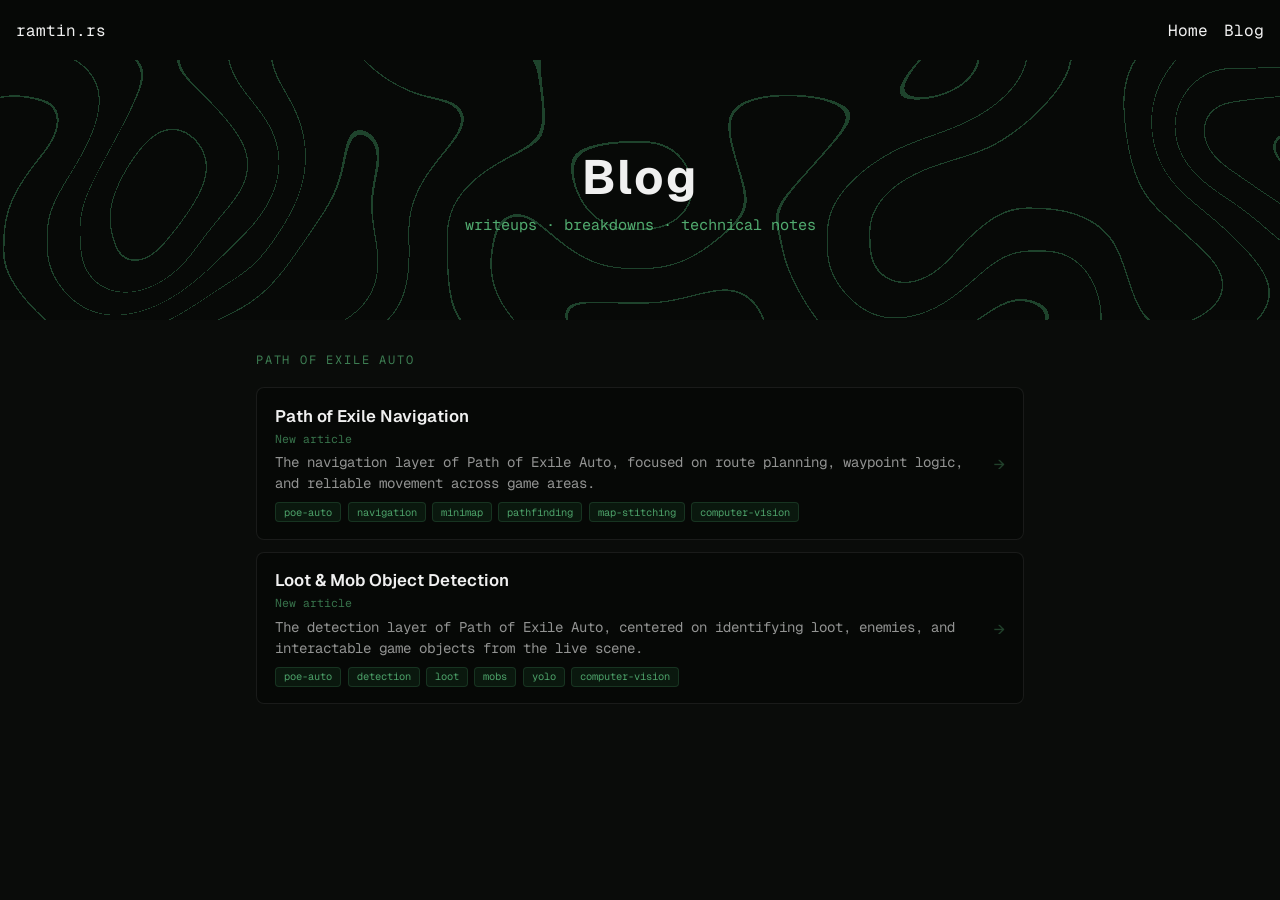
<file: blog/index.html>
<!DOCTYPE html>
<html lang="en">
<head>
<meta charset="UTF-8">
<meta name="viewport" content="width=device-width">
<title>Blog — Ramtin.</title>
<style>
@import "https://fonts.googleapis.com/css2?family=Geist:wght@300;400;500;600;700&family=Geist+Mono:wght@300;400;500;600;700&display=swap";

* { min-width: 0; margin: 0; padding: 0; box-sizing: border-box; color: inherit; text-decoration: inherit; }

:root {
  /* Dark cyber-green palette */
  --bg: 10, 12, 10;
  --bg-dark: 6, 8, 6;
  --text-primary: #f0f0f0;
  --text-muted: #888888;
  --accent: 50, 180, 100;
  --accent-light: 95, 200, 130;
  --accent-dark: 30, 95, 55;
  --accent-gradient: linear-gradient(45deg, rgb(var(--accent-dark)), rgb(var(--accent)) 30%, rgb(var(--accent-light)) 60%);
  --navbar-size: 60px;
}

html { font-family: 'Geist Mono', ui-monospace, SFMono-Regular, Menlo, Monaco, Consolas, monospace; background: rgb(var(--bg)); }
code { font-family: 'Geist Mono', ui-monospace, SFMono-Regular, Menlo, Monaco, Consolas, monospace; }

/* NAVBAR */
.navbar {
  display: flex; justify-content: space-between; align-items: center;
  background-color: rgb(var(--bg-dark)); color: var(--text-primary);
  height: var(--navbar-size); padding: 0 1rem;
  font-family: 'Geist Mono', ui-monospace, SFMono-Regular, Menlo, Monaco, Consolas, monospace;
  position: relative; z-index: 10;
}
.hamburger-checkbox { z-index: -1; display: none; }
.hamburger { display: none; cursor: pointer; }
.nav-links { list-style: none; display: flex; gap: 1rem; }
.nav-links a { color: var(--text-primary); text-decoration: none; }

@media (max-width: 600px) {
  .hamburger { display: block; font-size: 1.25rem; line-height: 32px; }
  .nav-links {
    position: absolute; top: var(--navbar-size); left: 0; right: 0;
    display: none; flex-direction: column; gap: .5rem; width: 100%;
    background-color: rgb(var(--bg-dark)); padding: 1rem;
  }
  .hamburger-checkbox:checked ~ .nav-links { display: flex; }
}

/* HERO BANNER */
.hero {
  position: relative;
  height: 260px;
  overflow: hidden;
  display: flex;
  align-items: center;
  justify-content: center;
}

#heroBanner {
  position: absolute;
  top: 0; left: 0;
  width: 100% !important;
  height: 100% !important;
  display: block;
  z-index: 0;
}

.hero-dim {
  position: absolute;
  top: 0; left: 0; width: 100%; height: 100%;
  background: rgba(6, 8, 6, 0.55);
  z-index: 1;
  pointer-events: none;
}

.hero-text {
  position: relative;
  z-index: 2;
  text-align: center;
  color: var(--text-primary);
}

.hero-text h1 {
  font-size: 3rem;
  font-family: 'Geist', system-ui, -apple-system, sans-serif;
  letter-spacing: 0.04em;
  margin-bottom: 0.4rem;
}

.hero-text p {
  color: rgb(var(--accent-light));
  font-family: 'Geist Mono', ui-monospace, monospace;
  font-size: 0.95rem;
  opacity: 0.85;
}

/* BLOG CONTENT */
main {
  margin: auto;
  padding: 2rem 1rem 3rem;
  max-width: 800px;
  color: var(--text-primary);
}

.blog-section-label {
  font-family: 'Geist Mono', ui-monospace, monospace;
  font-size: 0.75rem;
  text-transform: uppercase;
  letter-spacing: 0.15em;
  color: rgb(var(--accent-light));
  opacity: 0.6;
  margin-bottom: 1.2rem;
  margin-top: 2.5rem;
}

.blog-section-label:first-child {
  margin-top: 0;
}

.blog-entry {
  display: flex;
  align-items: flex-start;
  gap: 0;
  padding: 1.1rem 1.2rem;
  border-radius: 8px;
  background-color: rgb(var(--bg-dark));
  box-shadow: inset 0 0 0 1px rgba(255,255,255,0.08);
  margin-bottom: 0.75rem;
  text-decoration: none;
  transition: background-position 0.5s cubic-bezier(.22,1,.36,1), box-shadow 0.25s ease;
  background-size: 400%;
  background-position: 100%;
  cursor: pointer;
}

.blog-entry:hover {
  background-image: var(--accent-gradient);
  background-position: 0;
  box-shadow: inset 0 0 0 1px #ffffff30;
}

.blog-entry:hover .entry-title {
  color: rgb(var(--accent-light));
}

.entry-body {
  flex: 1;
  min-width: 0;
}

.entry-title {
  font-family: 'Geist', system-ui, -apple-system, sans-serif;
  font-size: 1.05rem;
  font-weight: 600;
  color: var(--text-primary);
  transition: color 0.4s;
  margin-bottom: 0.25rem;
}

.entry-meta {
  font-family: 'Geist Mono', ui-monospace, monospace;
  font-size: 0.72rem;
  color: rgb(var(--accent-light));
  opacity: 0.55;
  margin-bottom: 0.4rem;
}

.entry-desc {
  font-size: 0.88rem;
  color: rgba(240,240,240,0.6);
  font-family: 'Geist Mono', ui-monospace, monospace;
  line-height: 1.5;
}

.entry-tags {
  display: flex;
  flex-wrap: wrap;
  gap: 0.4rem;
  margin-top: 0.5rem;
}

.tag {
  font-family: 'Geist Mono', ui-monospace, monospace;
  font-size: 0.65rem;
  padding: 0.15rem 0.5rem;
  border-radius: 4px;
  background: rgba(50, 180, 100, 0.12);
  border: 1px solid rgba(95, 200, 130, 0.2);
  color: rgb(var(--accent-light));
  opacity: 0.8;
  text-transform: lowercase;
}

.entry-arrow {
  flex-shrink: 0;
  color: rgba(95, 200, 130, 0.3);
  font-size: 1.1rem;
  align-self: center;
  transition: color 0.25s, transform 0.25s;
}

.blog-entry:hover .entry-arrow {
  color: rgb(var(--accent-light));
  transform: translateX(3px);
}

@media (max-width: 600px) {
  .hero-text h1 { font-size: 2rem; }
}
</style>
</head>
<body>

<nav class="navbar">
  <a href="/" class="logo">ramtin.rs</a>
  <input id="navbar-toggle" type="checkbox" class="hamburger-checkbox">
  <label for="navbar-toggle" class="hamburger">&#9776;</label>
  <ul class="nav-links">
    <li><a href="/">Home</a></li>
    <li><a href="/blog/">Blog</a></li>
  </ul>
</nav>

<!-- Shader hero banner -->
<div class="hero">
  <canvas id="heroBanner"></canvas>
  <div class="hero-dim"></div>
  <div class="hero-text">
    <h1>Blog</h1>
    <p>writeups &middot; breakdowns &middot; technical notes</p>
  </div>
</div>

<main>

  <p class="blog-section-label">Path of Exile Auto</p>

  <a class="blog-entry" href="/blog/navigation/">
    <div class="entry-body">
      <div class="entry-title">Path of Exile Navigation</div>
      <div class="entry-meta">New article</div>
      <div class="entry-desc">The navigation layer of Path of Exile Auto, focused on route planning, waypoint logic, and reliable movement across game areas.</div>
      <div class="entry-tags">
        <span class="tag">poe-auto</span>
        <span class="tag">navigation</span>
        <span class="tag">minimap</span>
        <span class="tag">pathfinding</span>
        <span class="tag">map-stitching</span>
        <span class="tag">computer-vision</span>
      </div>
    </div>
    <div class="entry-arrow">→</div>
  </a>

  <a class="blog-entry" href="/blog/detection/">
    <div class="entry-body">
      <div class="entry-title">Loot &amp; Mob Object Detection</div>
      <div class="entry-meta">New article</div>
      <div class="entry-desc">The detection layer of Path of Exile Auto, centered on identifying loot, enemies, and interactable game objects from the live scene.</div>
      <div class="entry-tags">
        <span class="tag">poe-auto</span>
        <span class="tag">detection</span>
        <span class="tag">loot</span>
        <span class="tag">mobs</span>
        <span class="tag">yolo</span>
        <span class="tag">computer-vision</span>
      </div>
    </div>
    <div class="entry-arrow">→</div>
  </a>

</main>

<!-- Shader scripts (same as main site) -->
<script id="Common" type="x-shader/x-fragment">
    #define FNLfloat float
    int _fnlFastFloor(FNLfloat f){return int(floor(f));}
    float _fnlInterpQuintic(float t){return t*t*t*(t*(t*6.f-15.f)+10.f);}
    float _fnlLerp(float a,float b,float t){return mix(a,b,t);}
    const float GRADIENTS_3D[]=float[](0.f,1.f,1.f,0.f,0.f,-1.f,1.f,0.f,0.f,1.f,-1.f,0.f,0.f,-1.f,-1.f,0.f,1.f,0.f,1.f,0.f,-1.f,0.f,1.f,0.f,1.f,0.f,-1.f,0.f,-1.f,0.f,-1.f,0.f,1.f,1.f,0.f,0.f,-1.f,1.f,0.f,0.f,1.f,-1.f,0.f,0.f,-1.f,-1.f,0.f,0.f,0.f,1.f,1.f,0.f,0.f,-1.f,1.f,0.f,0.f,1.f,-1.f,0.f,0.f,-1.f,-1.f,0.f,1.f,0.f,1.f,0.f,-1.f,0.f,1.f,0.f,1.f,0.f,-1.f,0.f,-1.f,0.f,-1.f,0.f,1.f,1.f,0.f,0.f,-1.f,1.f,0.f,0.f,1.f,-1.f,0.f,0.f,-1.f,-1.f,0.f,0.f,0.f,1.f,1.f,0.f,0.f,-1.f,1.f,0.f,0.f,1.f,-1.f,0.f,0.f,-1.f,-1.f,0.f,1.f,0.f,1.f,0.f,-1.f,0.f,1.f,0.f,1.f,0.f,-1.f,0.f,-1.f,0.f,-1.f,0.f,1.f,1.f,0.f,0.f,-1.f,1.f,0.f,0.f,1.f,-1.f,0.f,0.f,-1.f,-1.f,0.f,0.f,0.f,1.f,1.f,0.f,0.f,-1.f,1.f,0.f,0.f,1.f,-1.f,0.f,0.f,-1.f,-1.f,0.f,1.f,0.f,1.f,0.f,-1.f,0.f,1.f,0.f,1.f,0.f,-1.f,0.f,-1.f,0.f,-1.f,0.f,1.f,1.f,0.f,0.f,-1.f,1.f,0.f,0.f,1.f,-1.f,0.f,0.f,-1.f,-1.f,0.f,0.f,0.f,1.f,1.f,0.f,0.f,-1.f,1.f,0.f,0.f,1.f,-1.f,0.f,0.f,-1.f,-1.f,0.f,1.f,0.f,1.f,0.f,-1.f,0.f,1.f,0.f,1.f,0.f,-1.f,0.f,-1.f,0.f,-1.f,0.f,1.f,1.f,0.f,0.f,-1.f,1.f,0.f,0.f,1.f,-1.f,0.f,0.f,-1.f,-1.f,0.f,0.f,1.f,1.f,0.f,0.f,-1.f,1.f,0.f,-1.f,1.f,0.f,0.f,0.f,-1.f,-1.f,0.f);
    const int PRIME_X=501125321;const int PRIME_Y=1136930381;const int PRIME_Z=1720413743;
    int _fnlHash3D(int seed,int xPrimed,int yPrimed,int zPrimed){int hash=seed^xPrimed^yPrimed^zPrimed;hash*=0x27d4eb2d;return hash;}
    struct fnl_state{int seed;float frequency;float domain_warp_amp;};
    fnl_state fnlCreateState(int seed){fnl_state newState;newState.seed=seed;newState.frequency=0.01f;newState.domain_warp_amp=1.0f;return newState;}
    float _fnlGradCoord3D(int seed,int xPrimed,int yPrimed,int zPrimed,float xd,float yd,float zd){int hash=_fnlHash3D(seed,xPrimed,yPrimed,zPrimed);hash^=hash>>15;hash&=63<<2;return xd*GRADIENTS_3D[hash]+yd*GRADIENTS_3D[hash|1]+zd*GRADIENTS_3D[hash|2];}
    float _fnlSinglePerlin3D(int seed,FNLfloat x,FNLfloat y,FNLfloat z){int x0=_fnlFastFloor(x);int y0=_fnlFastFloor(y);int z0=_fnlFastFloor(z);float xd0=x-float(x0);float yd0=y-float(y0);float zd0=z-float(z0);float xd1=xd0-1.f;float yd1=yd0-1.f;float zd1=zd0-1.f;float xs=_fnlInterpQuintic(xd0);float ys=_fnlInterpQuintic(yd0);float zs=_fnlInterpQuintic(zd0);x0*=PRIME_X;y0*=PRIME_Y;z0*=PRIME_Z;int x1=x0+PRIME_X;int y1=y0+PRIME_Y;int z1=z0+PRIME_Z;float xf00=_fnlLerp(_fnlGradCoord3D(seed,x0,y0,z0,xd0,yd0,zd0),_fnlGradCoord3D(seed,x1,y0,z0,xd1,yd0,zd0),xs);float xf10=_fnlLerp(_fnlGradCoord3D(seed,x0,y1,z0,xd0,yd1,zd0),_fnlGradCoord3D(seed,x1,y1,z0,xd1,yd1,zd0),xs);float xf01=_fnlLerp(_fnlGradCoord3D(seed,x0,y0,z1,xd0,yd0,zd1),_fnlGradCoord3D(seed,x1,y0,z1,xd1,yd0,zd1),xs);float xf11=_fnlLerp(_fnlGradCoord3D(seed,x0,y1,z1,xd0,yd1,zd1),_fnlGradCoord3D(seed,x1,y1,z1,xd1,yd1,zd1),xs);float yf0=_fnlLerp(xf00,xf10,ys);float yf1=_fnlLerp(xf01,xf11,ys);return _fnlLerp(yf0,yf1,zs)*0.964921414852142333984375;}
    float fnlGetNoise3D(fnl_state state,FNLfloat x,FNLfloat y,FNLfloat z){x*=state.frequency;y*=state.frequency;z*=state.frequency;return _fnlSinglePerlin3D(state.seed,x,y,z);}
</script>
<script id="Image" type="x-shader/x-fragment">
    void mainImage( out vec4 U, in vec2 pos ) {
        fnl_state state = fnlCreateState(1337);
        state.frequency = .005f;
        state.domain_warp_amp = 119.0;
        float x = gl_FragCoord.x + iTime * 30.0;
        float y = 50.f + iTime * 5.0;
        float z = gl_FragCoord.y + iTime * 10.0;
        float noise = fnlGetNoise3D(state, x, y, z) / 2.f + 0.5f;
        float levels = 10.0;
        float rounding_threshold = 0.0015;
        float rounded = floor(noise * levels) / levels;
        float rounding_error = abs(rounded - noise) / 2.0;
        vec3 lines = vec3(0.24, 0.55, 0.36);
        vec3 bg = vec3(0.039, 0.047, 0.039);
        if (rounding_error < rounding_threshold) {
            U = vec4(lines, 1.0);
        } else {
            U = vec4(bg, 1.0);
        }
    }
</script>
<script>
function ShaderToyLite(canvasId) {
    var hdr = `#version 300 es
    #ifdef GL_ES
    precision highp float;
    precision highp int;
    precision mediump sampler3D;
    #endif
    #define texture2D texture
    uniform vec3      iResolution;
    uniform float     iTime;
    uniform float     iTimeDelta;
    uniform float     iFrameRate;
    uniform int       iFrame;
    uniform float     iChannelTime[4];
    uniform vec3      iChannelResolution[4];
    uniform vec4      iMouse;
    uniform sampler2D iChannel0;
    uniform sampler2D iChannel1;
    uniform sampler2D iChannel2;
    uniform sampler2D iChannel3;
    uniform vec4      iDate;
    uniform float     iSampleRate;
    out vec4          frag_out_color;
    void mainImage( out vec4 c, in vec2 f );
    void main( void ) {
        vec4 color = vec4(0.0,0.0,0.0,0.0);
        mainImage( color, gl_FragCoord.xy );
        frag_out_color = vec4(color);
    }`;
    const basicVertexShader = `#version 300 es
    #ifdef GL_ES
    precision highp float;
    #endif
    in vec2 vertexInPosition;
    void main() { gl_Position = vec4(vertexInPosition, 0.0, 1.0); }`;
    const quadVertices = new Float32Array([-1,-1,1,-1,-1,1,1,1,-1,1,1,-1]);
    const canvas = document.getElementById(canvasId);
    const opts = {alpha:false,depth:false,stencil:false,antialias:true,powerPreference:"high-performance"};
    var gl = canvas.getContext('webgl2', opts);
    var isPlaying=false, firstDrawTime=0, prevDrawTime=0, iFrame=0;
    var iMouse={x:0,y:0,clickX:0,clickY:0};
    var common="", sourcecode={}, ichannels={}, atexture={}, btexture={};
    var aframebuf={}, bframebuf={}, program={}, location={}, flip={};
    var quadBuffer;

    function resizeCanvas() {
        var w = canvas.parentElement.offsetWidth || window.innerWidth;
        var h = canvas.parentElement.offsetHeight || window.innerHeight;
        if (canvas.width !== w || canvas.height !== h) {
            canvas.width = w; canvas.height = h;
            if (gl) gl.viewport(0, 0, w, h);
        }
    }

    var setup = () => {
        resizeCanvas();
        gl.getExtension('OES_texture_float_linear');
        gl.getExtension('EXT_color_buffer_float');
        ['A','B','C','D','Image'].forEach(key => {
            sourcecode[key]=""; ichannels[key]={}; program[key]=null; location[key]={};
            if(key!='Image'){
                atexture[key]=createTexture(); btexture[key]=createTexture();
                aframebuf[key]=createFrameBuffer(atexture[key]);
                bframebuf[key]=createFrameBuffer(btexture[key]);
                flip[key]=false;
            }
        });
        quadBuffer = gl.createBuffer();
        gl.bindBuffer(gl.ARRAY_BUFFER, quadBuffer);
        gl.bufferData(gl.ARRAY_BUFFER, quadVertices, gl.STATIC_DRAW);
        window.addEventListener('resize', resizeCanvas);
        setTimeout(resizeCanvas, 100);
    };

    var createTexture = () => {
        var t = gl.createTexture();
        gl.bindTexture(gl.TEXTURE_2D, t);
        gl.texImage2D(gl.TEXTURE_2D,0,gl.RGBA32F,canvas.width||1,canvas.height||1,0,gl.RGBA,gl.FLOAT,null);
        gl.texParameteri(gl.TEXTURE_2D,gl.TEXTURE_MAG_FILTER,gl.LINEAR);
        gl.texParameteri(gl.TEXTURE_2D,gl.TEXTURE_MIN_FILTER,gl.LINEAR);
        gl.texParameteri(gl.TEXTURE_2D,gl.TEXTURE_WRAP_S,gl.CLAMP_TO_EDGE);
        gl.texParameteri(gl.TEXTURE_2D,gl.TEXTURE_WRAP_T,gl.CLAMP_TO_EDGE);
        return t;
    };

    var createFrameBuffer = (texture) => {
        var fb = gl.createFramebuffer();
        gl.bindFramebuffer(gl.FRAMEBUFFER, fb);
        gl.framebufferTexture2D(gl.FRAMEBUFFER,gl.COLOR_ATTACHMENT0,gl.TEXTURE_2D,texture,0);
        gl.bindTexture(gl.TEXTURE_2D, null);
        gl.bindFramebuffer(gl.FRAMEBUFFER, null);
        return fb;
    };

    var compileProgram = (key) => {
        var vert = gl.createShader(gl.VERTEX_SHADER);
        gl.shaderSource(vert, basicVertexShader); gl.compileShader(vert);
        if(!gl.getShaderParameter(vert,gl.COMPILE_STATUS)){console.error('Vert:',gl.getShaderInfoLog(vert));return null;}
        var frag = gl.createShader(gl.FRAGMENT_SHADER);
        gl.shaderSource(frag, hdr + common + sourcecode[key]); gl.compileShader(frag);
        if(!gl.getShaderParameter(frag,gl.COMPILE_STATUS)){console.error('Frag:',gl.getShaderInfoLog(frag));return null;}
        var prog = gl.createProgram();
        gl.attachShader(prog,vert); gl.attachShader(prog,frag); gl.linkProgram(prog);
        if(!gl.getProgramParameter(prog,gl.LINK_STATUS)){console.error('Link:',gl.getProgramInfoLog(prog));return null;}
        var L = location[key];
        L.iResolution=gl.getUniformLocation(prog,"iResolution");
        L.iTime=gl.getUniformLocation(prog,"iTime");
        L.iTimeDelta=gl.getUniformLocation(prog,"iTimeDelta");
        L.iFrameRate=gl.getUniformLocation(prog,"iFrameRate");
        L.iFrame=gl.getUniformLocation(prog,"iFrame");
        L.iChannelTime=gl.getUniformLocation(prog,"iChannelTime[0]");
        L.iChannelResolution=gl.getUniformLocation(prog,"iChannelResolution[0]");
        L.iChannel0=gl.getUniformLocation(prog,"iChannel0");
        L.iChannel1=gl.getUniformLocation(prog,"iChannel1");
        L.iChannel2=gl.getUniformLocation(prog,"iChannel2");
        L.iChannel3=gl.getUniformLocation(prog,"iChannel3");
        L.iMouse=gl.getUniformLocation(prog,"iMouse");
        L.iDate=gl.getUniformLocation(prog,"iDate");
        L.iSampleRate=gl.getUniformLocation(prog,"iSampleRate");
        L.vertexInPosition=gl.getAttribLocation(prog,"vertexInPosition");
        return prog;
    };

    var setShader = (config, key) => {
        if(config){ if(config.source){sourcecode[key]=config.source; program[key]=compileProgram(key);} }
        else { sourcecode[key]=""; program[key]=null; }
    };

    var repeat = (n,arr) => { let r=[]; for(let i=0;i<n;i++) r=[...r,...arr]; return r; };

    var draw = () => {
        var now = isPlaying ? Date.now() : prevDrawTime;
        var date = new Date(now);
        if(firstDrawTime==0) firstDrawTime=now;
        var iTimeDelta=(now-prevDrawTime)*0.001;
        var iTime=(now-firstDrawTime)*0.001;
        var iDate=[date.getFullYear(),date.getMonth(),date.getDate(),date.getTime()*0.001];
        var iCT=new Float32Array(repeat(4,[iTime]));
        var iCR=new Float32Array(repeat(4,[canvas.width,canvas.height,0]));
        ['A','B','C','D','Image'].forEach(key => {
            if(!program[key]) return;
            if(key==="Image") gl.bindFramebuffer(gl.FRAMEBUFFER,null);
            else gl.bindFramebuffer(gl.FRAMEBUFFER, flip[key]?bframebuf[key]:aframebuf[key]);
            for(let i=0;i<4;i++){
                var ck=ichannels[key][i];
                if(ck){ gl.activeTexture(gl["TEXTURE"+i]); gl.bindTexture(gl.TEXTURE_2D,flip[ck]?atexture[ck]:btexture[ck]); }
            }
            gl.useProgram(program[key]);
            var L=location[key];
            gl.uniform3f(L.iResolution,canvas.width,canvas.height,1);
            gl.uniform1f(L.iTime,iTime);
            gl.uniform1f(L.iTimeDelta,iTimeDelta);
            gl.uniform1f(L.iFrameRate,60);
            gl.uniform1i(L.iFrame,iFrame);
            gl.uniform1fv(L.iChannelTime,iCT);
            gl.uniform3fv(L.iChannelResolution,iCR);
            gl.uniform1i(L.iChannel0,0); gl.uniform1i(L.iChannel1,1);
            gl.uniform1i(L.iChannel2,2); gl.uniform1i(L.iChannel3,3);
            gl.uniform4f(L.iMouse,iMouse.x,iMouse.y,iMouse.clickX,iMouse.clickY);
            gl.uniform4f(L.iDate,iDate[0],iDate[1],iDate[2],iDate[3]);
            gl.uniform1f(L.iSampleRate,44100);
            gl.viewport(0,0,canvas.width,canvas.height);
            gl.bindBuffer(gl.ARRAY_BUFFER,quadBuffer);
            gl.vertexAttribPointer(L.vertexInPosition,2,gl.FLOAT,false,0,0);
            gl.enableVertexAttribArray(L.vertexInPosition);
            gl.drawArrays(gl.TRIANGLES,0,6);
            if(key!='Image') flip[key]=!flip[key];
        });
        prevDrawTime=now; iFrame++;
    };

    var animate = () => { if(isPlaying){draw(); requestAnimationFrame(animate);} };

    this.setCommon = (src) => { common=src||""; };
    this.setImage = (cfg) => setShader(cfg,'Image');
    this.play = () => {
        if(!isPlaying){
            isPlaying=true;
            var now=Date.now();
            var elapsed=prevDrawTime-firstDrawTime;
            firstDrawTime=now-elapsed; prevDrawTime=now;
            animate();
        }
    };

    setup();
}

var toy = new ShaderToyLite("heroBanner");
toy.setCommon(document.getElementById("Common").innerText);
toy.setImage({source: document.getElementById("Image").innerText});
toy.play();
</script>

</body>
</html>
</file>
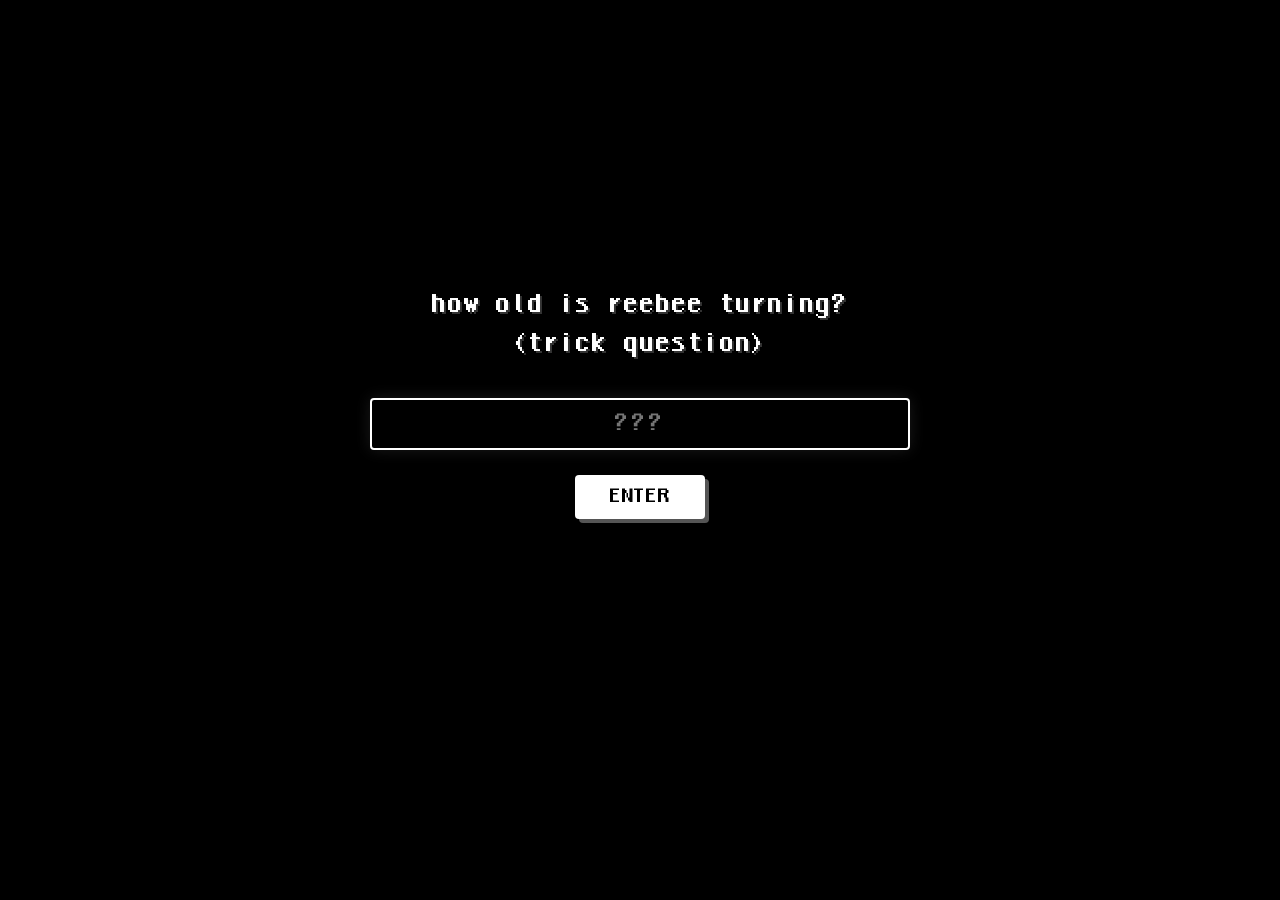
<file: reebee/index.html>
<!DOCTYPE html>
<html lang="en">
<head>
  <meta charset="UTF-8">
  <meta name="viewport" content="width=device-width, initial-scale=1.0">
  <title>Reebee's Birthday Trick!</title>
  <style>
    /* Load EarthBound/Godot Ness Font */
    @font-face {
      font-family: 'Ness';
      src: url('ness.otf') format('opentype');
    }

    * {
      box-sizing: border-box;
      margin: 0;
      padding: 0;
      user-select: none;
    }

    body, html {
      width: 100%;
      height: 100%;
      background-color: #000000;
      font-family: 'Ness', 'Courier New', monospace;
      color: #ffffff;
      overflow: hidden;
      display: flex;
      justify-content: center;
      align-items: center;
    }

    /* Transparent Dialog Container */
    .dialog-container {
      position: relative;
      z-index: 10;
      width: 90%;
      max-width: 600px;
      background: transparent;
      padding: 30px;
      text-align: center;
      transition: transform 0.2s ease;
    }

    .dialog-container.error-shake {
      animation: shake 0.4s ease-in-out;
    }

    @keyframes shake {
      0%, 100% { transform: translateX(0); }
      20%, 60% { transform: translateX(-10px); }
      40%, 80% { transform: translateX(10px); }
    }

    /* Subtitle / Question */
    .question {
      font-size: 24px;
      margin-bottom: 35px;
      color: #ffffff; /* Plain white retro text */
      line-height: 1.6;
      text-shadow: 2px 2px 0px #333333;
    }

    /* Password Input styling */
    .input-wrapper {
      position: relative;
      margin-bottom: 25px;
      width: 100%;
    }

    .password-input {
      width: 100%;
      background-color: #000000;
      border: 2px solid #555555;
      border-radius: 4px;
      font-family: 'Ness', 'Courier New', monospace;
      font-size: 22px;
      color: #ffffff;
      padding: 12px 20px;
      text-align: center;
      outline: none;
      text-transform: uppercase;
      letter-spacing: 2px;
      transition: border-color 0.2s ease, box-shadow 0.2s ease;
    }

    .password-input:focus {
      border-color: #ffffff;
      box-shadow: 0 0 15px rgba(255, 255, 255, 0.1);
    }

    /* Button Styling */
    .submit-btn {
      font-family: 'Ness', 'Courier New', monospace;
      font-size: 18px;
      background-color: #ffffff;
      color: #000000;
      border: none;
      border-radius: 4px;
      padding: 12px 35px;
      cursor: pointer;
      box-shadow: 4px 4px 0px #555555;
      transition: transform 0.1s ease, box-shadow 0.1s ease, background-color 0.2s ease;
    }

    .submit-btn:hover {
      background-color: #ffff55;
      box-shadow: 4px 4px 0px #888800;
    }

    .submit-btn:active {
      transform: translate(2px, 2px);
      box-shadow: 2px 2px 0px #888800;
    }

    /* Hint message styling */
    .hint-container {
      margin-top: 25px;
      height: 70px; /* fits multi-line 24 hint beautifully */
      display: flex;
      justify-content: center;
      align-items: center;
    }

    .hint-text {
      font-size: 16px;
      color: #ff5555;
      text-shadow: 1px 1px 0px #220000;
      opacity: 0;
      transform: translateY(10px);
      transition: opacity 0.3s ease, transform 0.3s ease;
      line-height: 1.5;
      white-space: pre-line; /* respects newline characters in hint string */
    }

    .hint-text.visible {
      opacity: 1;
      transform: translateY(0);
    }

    /* Success / Celebration Panel */
    .success-panel {
      display: none;
      flex-direction: column;
      align-items: center;
      animation: fadeIn 0.5s ease;
    }

    @keyframes fadeIn {
      from { opacity: 0; transform: scale(0.95); }
      to { opacity: 1; transform: scale(1); }
    }

    .success-title {
      font-size: 32px;
      color: #55ff55;
      margin-bottom: 25px;
      text-shadow: 2px 2px 0px #003c00;
    }

    .success-msg {
      font-size: 24px;
      margin-bottom: 35px;
      line-height: 1.6;
      color: #ffffff;
      text-shadow: 2px 2px 0px #333333;
    }

    .download-btn {
      font-family: 'Ness', 'Courier New', monospace;
      font-size: 20px;
      background-color: #55ff55;
      color: #000000;
      border: none;
      border-radius: 4px;
      padding: 15px 40px;
      cursor: pointer;
      box-shadow: 4px 4px 0px #00aa00;
      transition: transform 0.1s ease, box-shadow 0.1s ease, background-color 0.2s ease;
      text-decoration: none;
      display: inline-block;
    }

    .download-btn:hover {
      background-color: #aaffaa;
      box-shadow: 4px 4px 0px #55ff55;
    }

    .download-btn:active {
      transform: translate(2px, 2px);
      box-shadow: 2px 2px 0px #55ff55;
    }
  </style>
</head>
<body>

  <div class="dialog-container" id="dialog">
    <!-- Question Panel -->
    <div id="question-panel">
      <div class="question">
        how old is reebee turning?<br>(trick question)
      </div>

      <div class="input-wrapper">
        <input type="text" class="password-input" id="password" autocomplete="off" placeholder="???" maxlength="20" autofocus>
      </div>

      <button class="submit-btn" onclick="checkPassword()">ENTER</button>

      <div class="hint-container">
        <div class="hint-text" id="hint">
          (Hint: shes turning the same age she is :3)
        </div>
      </div>
    </div>

    <!-- Success / Download Panel -->
    <div class="success-panel" id="success-panel">
      <h1 class="success-title">CORRECT!</h1>
      <div class="success-msg">
        OUO OUO OUO OUO OUO OUO
      </div>
      <a href="https://drive.google.com/uc?export=download&id=1TP-CUeufsdOPsBF_VQWNioeu8LqBXdRG" class="download-btn" id="dl-link" download="Reebee's Adventure.exe">DOWNLOAD PACKAGE</a>
    </div>
  </div>

  <script>
    // Audio synthesizer context
    let audioCtx = null;

    function initAudio() {
      if (!audioCtx) {
        audioCtx = new (window.AudioContext || window.webkitAudioContext)();
      }
    }

    // Custom 8-bit sound generator
    function playBeep(freq, duration, type = 'square', freqEnd = null) {
      initAudio();
      try {
        const osc = audioCtx.createOscillator();
        const gain = audioCtx.createGain();
        
        osc.type = type;
        osc.frequency.setValueAtTime(freq, audioCtx.currentTime);
        if (freqEnd) {
          osc.frequency.exponentialRampToValueAtTime(freqEnd, audioCtx.currentTime + duration);
        }
        
        gain.gain.setValueAtTime(0.06, audioCtx.currentTime);
        gain.gain.exponentialRampToValueAtTime(0.001, audioCtx.currentTime + duration);
        
        osc.connect(gain);
        gain.connect(audioCtx.destination);
        
        osc.start();
        osc.stop(audioCtx.currentTime + duration);
      } catch (e) {
        console.warn("Audio Context failed:", e);
      }
    }

    // Play retro typing beep
    document.getElementById('password').addEventListener('input', (e) => {
      if (e.inputType !== 'deleteContentBackward') {
        playBeep(450 + Math.random() * 100, 0.04, 'square', 100);
      } else {
        playBeep(300, 0.04, 'square', 80);
      }
    });

    // Handle Enter keypress in input
    document.getElementById('password').addEventListener('keydown', (e) => {
      if (e.key === 'Enter') {
        checkPassword();
      }
    });

    // Check password logic
    function checkPassword() {
      const inputVal = document.getElementById('password').value.trim().toLowerCase();
      const hint = document.getElementById('hint');
      const dialog = document.getElementById('dialog');
      
      if (inputVal === '2' || inputVal === 'two') {
        playSuccessJingle();
        triggerSuccess();
      } else {
        playErrorBuzzer();
        dialog.classList.remove('error-shake');
        void dialog.offsetWidth; // trigger reflow
        dialog.classList.add('error-shake');
        
        // Show customized Hint
        if (inputVal === '24') {
          hint.innerText = "You aren't wrong but\n(Hint: shes turning the same age she is :3)";
        } else {
          hint.innerText = "(Hint: shes turning the same age she is :3)";
        }
        hint.classList.add('visible');
        
        // Reset password box focus & content
        document.getElementById('password').value = '';
        document.getElementById('password').focus();
        
        setTimeout(() => {
          dialog.classList.remove('error-shake');
        }, 400);
      }
    }

    // 8-bit sound effects
    function playErrorBuzzer() {
      playBeep(180, 0.12, 'sawtooth', 80);
      setTimeout(() => {
        playBeep(150, 0.15, 'sawtooth', 70);
      }, 80);
    }

    function playSuccessJingle() {
      initAudio();
      try {
        const notes = [
          { f: 261.63, d: 0.08 }, // C4
          { f: 329.63, d: 0.08 }, // E4
          { f: 392.00, d: 0.08 }, // G4
          { f: 523.25, d: 0.08 }, // C5
          { f: 659.25, d: 0.12 }, // E5
          { f: 783.99, d: 0.12 }, // G5
          { f: 1046.50, d: 0.4 }  // C6
        ];
        
        notes.forEach((note, idx) => {
          setTimeout(() => {
            const osc = audioCtx.createOscillator();
            const gain = audioCtx.createGain();
            osc.type = 'triangle';
            osc.frequency.setValueAtTime(note.f, audioCtx.currentTime);
            gain.gain.setValueAtTime(0.08, audioCtx.currentTime);
            gain.gain.exponentialRampToValueAtTime(0.001, audioCtx.currentTime + note.d);
            osc.connect(gain);
            gain.connect(audioCtx.destination);
            osc.start();
            osc.stop(audioCtx.currentTime + note.d);
          }, idx * 80);
        });
      } catch (e) {
        console.warn("Success jingle failed:", e);
      }
    }

    // Trigger transition to success panel
    function triggerSuccess() {
      const questionPanel = document.getElementById('question-panel');
      const successPanel = document.getElementById('success-panel');
      
      // Fade out current panel
      questionPanel.style.transition = "opacity 0.3s ease";
      questionPanel.style.opacity = 0;
      
      setTimeout(() => {
        questionPanel.style.display = "none";
        successPanel.style.display = "flex";
        
        // Auto trigger download
        setTimeout(() => {
          const dlLink = document.getElementById('dl-link');
          dlLink.click();
        }, 600);
      }, 300);
    }
  </script>
</body>
</html>
</file>
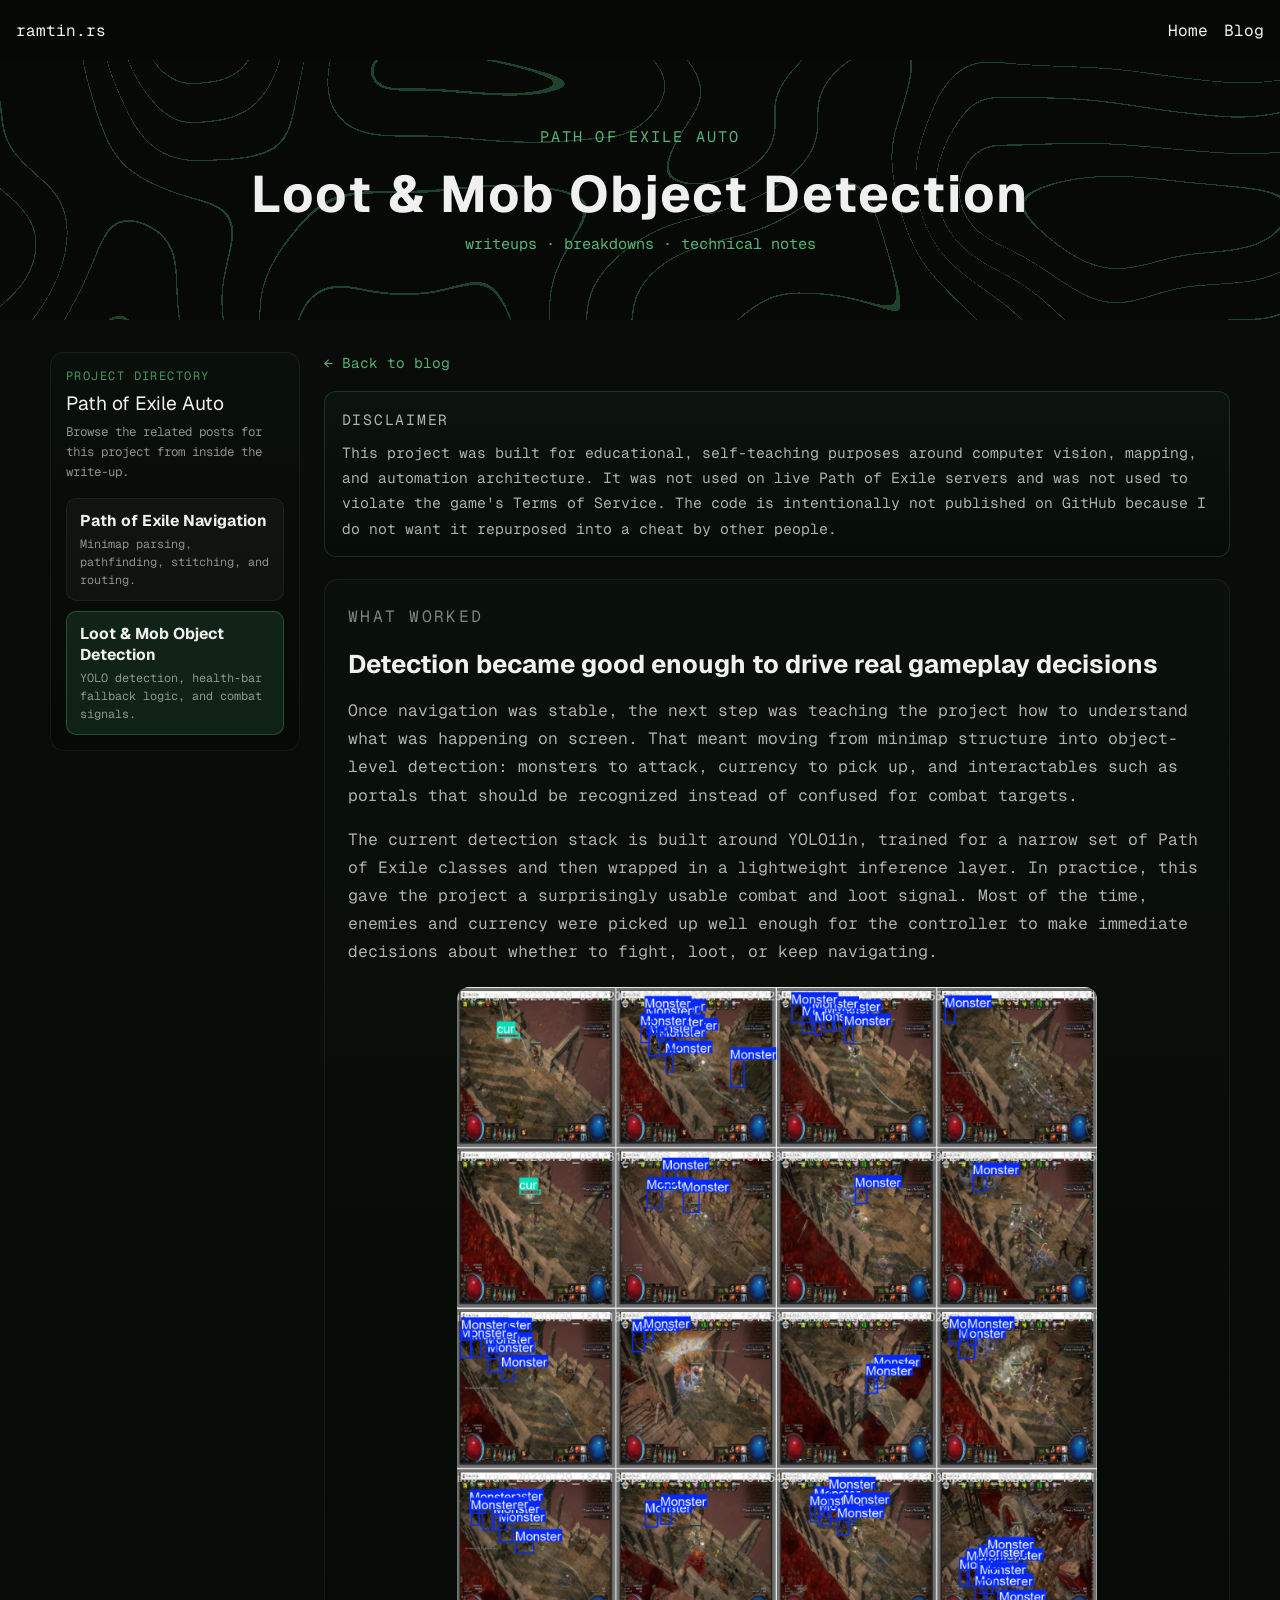
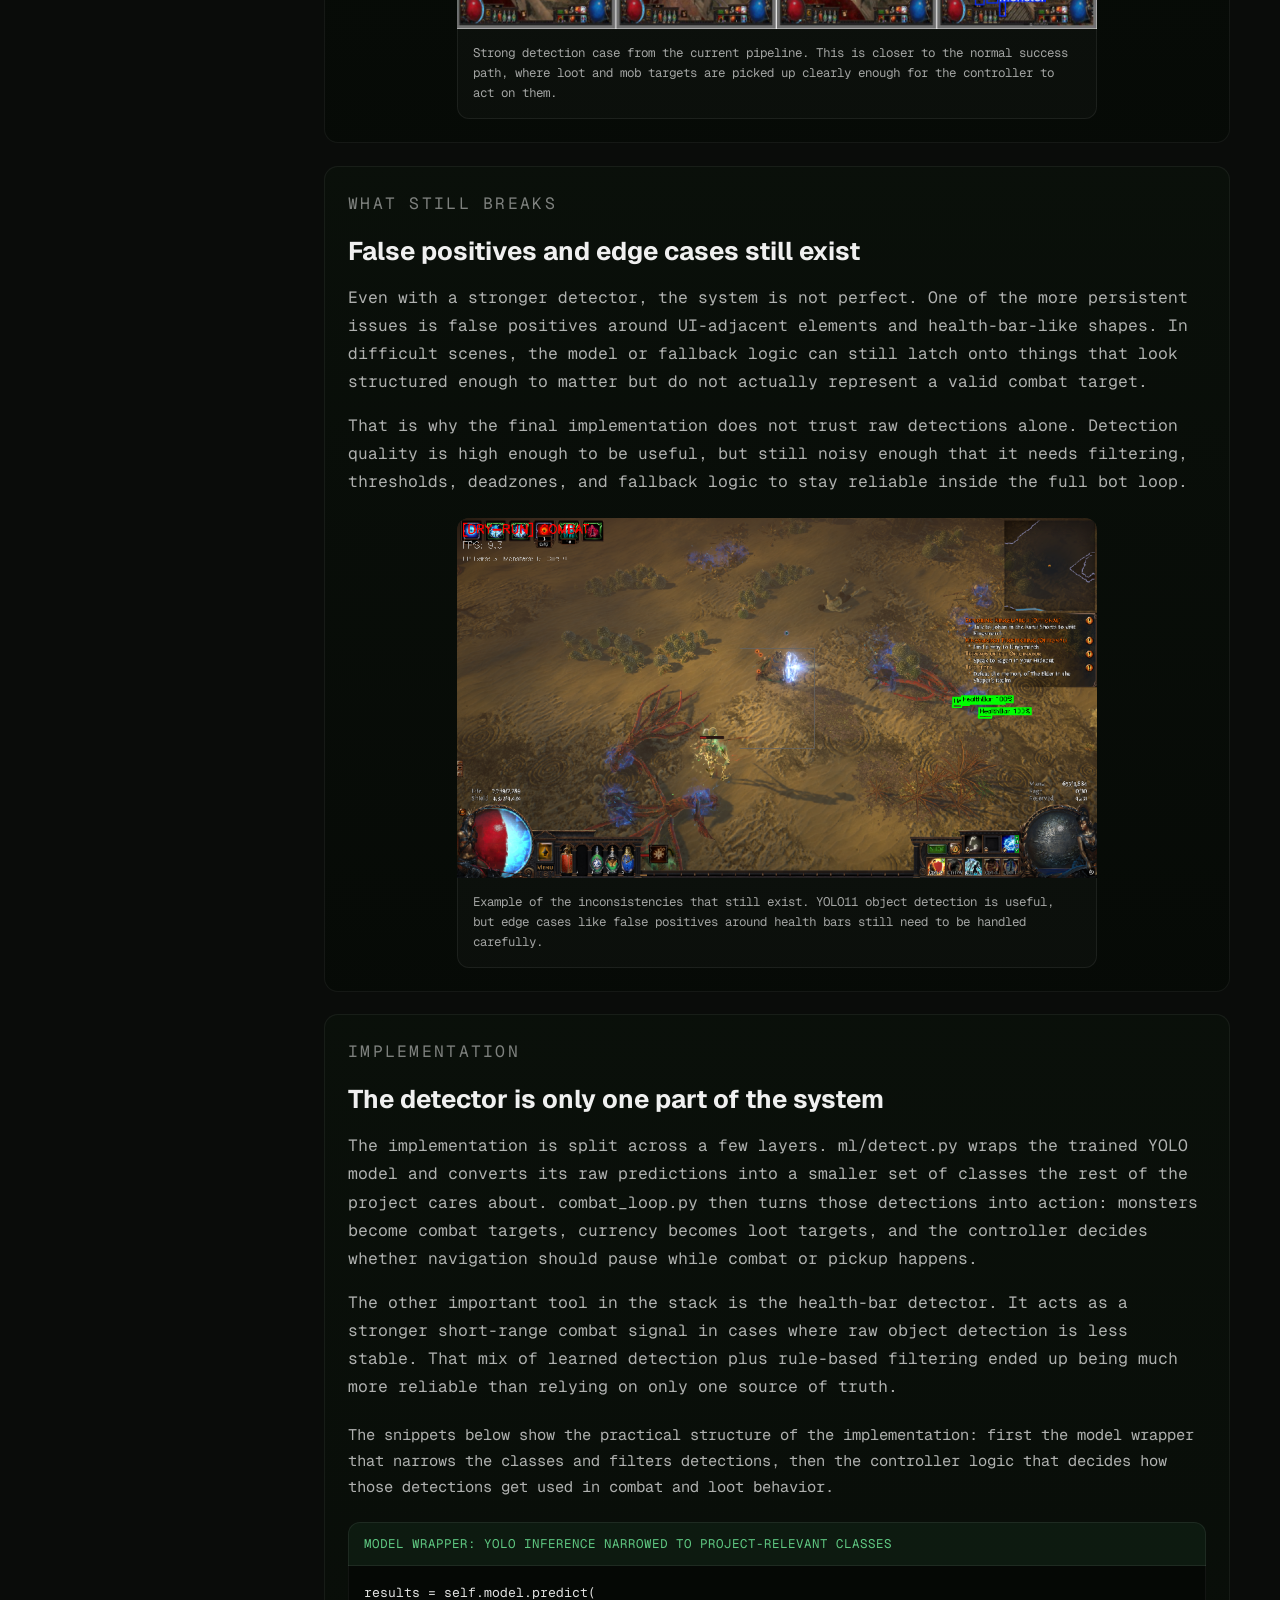
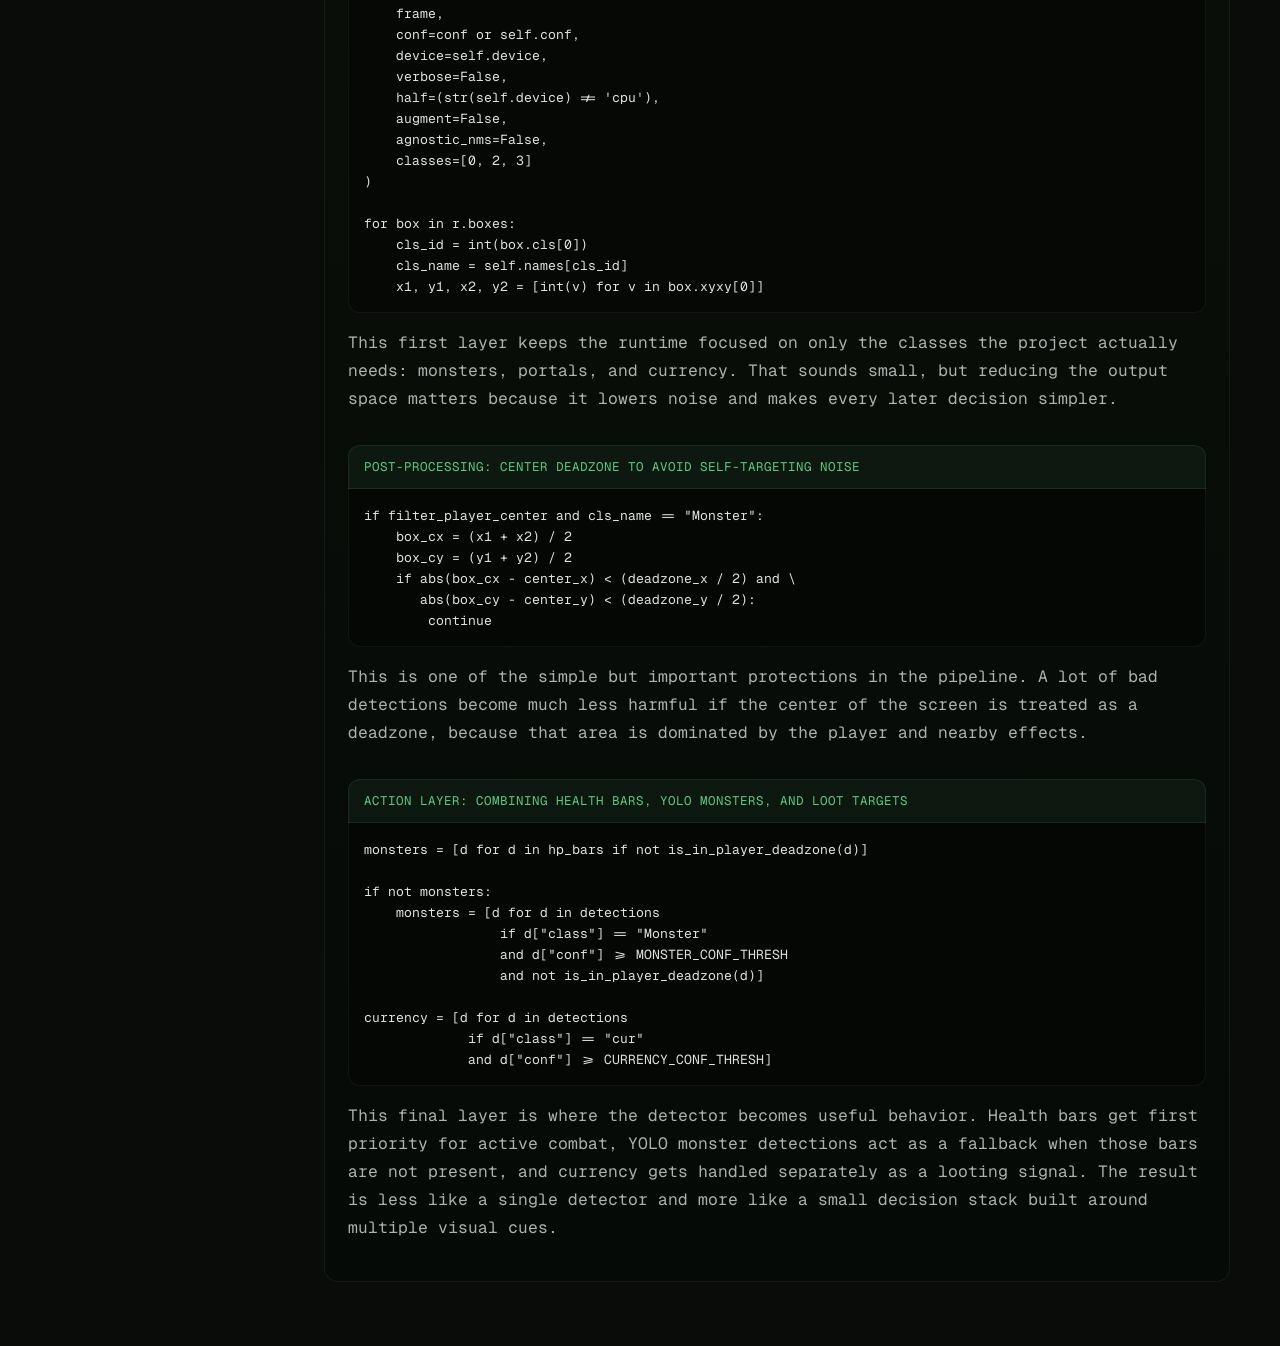
<file: blog/detection/index.html>
<!DOCTYPE html>
<html lang="en">
<head>
<meta charset="UTF-8">
<meta name="viewport" content="width=device-width">
<title>Loot &amp; Mob Object Detection - Ramtin.</title>
<style>
@import "https://fonts.googleapis.com/css2?family=Geist:wght@300;400;500;600;700&family=Geist+Mono:wght@300;400;500;600;700&display=swap";

* { min-width: 0; margin: 0; padding: 0; box-sizing: border-box; color: inherit; text-decoration: inherit; }

:root {
  /* Dark cyber-green palette */
  --bg: 10, 12, 10;
  --bg-dark: 6, 8, 6;
  --text-primary: #f0f0f0;
  --text-muted: rgba(240,240,240,0.68);
  --accent-light: 95, 200, 130;
  --navbar-size: 60px;
}

html { font-family: 'Geist Mono', ui-monospace, SFMono-Regular, Menlo, Monaco, Consolas, monospace; background: rgb(var(--bg)); }
body { color: var(--text-primary); }
code { font-family: 'Geist Mono', ui-monospace, SFMono-Regular, Menlo, Monaco, Consolas, monospace; }

.navbar {
  display: flex; justify-content: space-between; align-items: center;
  background-color: rgb(var(--bg-dark)); color: var(--text-primary);
  height: var(--navbar-size); padding: 0 1rem;
  font-family: 'Geist Mono', ui-monospace, SFMono-Regular, Menlo, Monaco, Consolas, monospace;
  position: relative; z-index: 10;
}
.hamburger-checkbox { z-index: -1; display: none; }
.hamburger { display: none; cursor: pointer; }
.nav-links { list-style: none; display: flex; gap: 1rem; }

.hero {
  position: relative;
  height: 260px;
  overflow: hidden;
  display: flex;
  align-items: center;
  justify-content: center;
}

#heroBanner {
  position: absolute;
  top: 0; left: 0;
  width: 100% !important;
  height: 100% !important;
  display: block;
  z-index: 0;
}

.hero-dim {
  position: absolute;
  inset: 0;
  background: rgba(6, 8, 6, 0.55);
  z-index: 1;
  pointer-events: none;
}

.hero-text {
  position: relative;
  z-index: 2;
  text-align: center;
  color: var(--text-primary);
  width: min(900px, calc(100vw - 2rem));
}

.hero-kicker,
.back-link,
.notice-title,
.section-label,
.caption,
.directory-title,
.directory-meta,
.directory-link,
.code-label {
  font-family: 'Geist Mono', ui-monospace, monospace;
}

.hero-kicker {
  color: rgb(var(--accent-light));
  letter-spacing: 0.14em;
  text-transform: uppercase;
  font-size: 0.78rem;
  opacity: 0.78;
  margin-bottom: 0.9rem;
}

.hero-text h1 {
  font-family: 'Geist', system-ui, -apple-system, sans-serif;
  font-size: clamp(2.2rem, 4vw, 3.4rem);
  letter-spacing: 0.04em;
  margin-bottom: 0.45rem;
}

.hero-text p {
  color: rgb(var(--accent-light));
  font-size: 0.95rem;
  opacity: 0.9;
}

.content-shell {
  width: min(1180px, calc(100vw - 2rem));
  margin: 0 auto;
  padding: 2rem 0 4rem;
  display: grid;
  grid-template-columns: 250px minmax(0, 1fr);
  gap: 1.5rem;
}

.project-directory {
  position: sticky;
  top: 1.25rem;
  align-self: start;
  padding: 1rem;
  border-radius: 14px;
  background: linear-gradient(180deg, rgba(10, 16, 10, 0.94), rgba(6, 10, 6, 0.94));
  box-shadow: inset 0 0 0 1px rgba(255,255,255,0.06);
}

.directory-title {
  color: rgb(var(--accent-light));
  letter-spacing: 0.12em;
  text-transform: uppercase;
  font-size: 0.75rem;
  opacity: 0.72;
  margin-bottom: 0.45rem;
}

.directory-name {
  font-family: 'Geist', system-ui, -apple-system, sans-serif;
  font-size: 1.2rem;
  margin-bottom: 0.35rem;
}

.directory-meta {
  color: rgba(240,240,240,0.58);
  font-size: 0.78rem;
  line-height: 1.6;
  margin-bottom: 1rem;
}

.directory-list {
  display: grid;
  gap: 0.6rem;
}

.directory-link {
  display: block;
  padding: 0.8rem 0.9rem;
  border-radius: 10px;
  background: rgba(255,255,255,0.03);
  box-shadow: inset 0 0 0 1px rgba(255,255,255,0.06);
  transition: background 0.2s ease, box-shadow 0.2s ease, transform 0.2s ease;
}

.directory-link:hover {
  background: rgba(95, 200, 130, 0.08);
  box-shadow: inset 0 0 0 1px rgba(95, 200, 130, 0.18);
  transform: translateX(2px);
}

.directory-link.active {
  background: rgba(95, 200, 130, 0.12);
  box-shadow: inset 0 0 0 1px rgba(95, 200, 130, 0.28);
}

.directory-link strong {
  display: block;
  font-family: 'Geist', system-ui, -apple-system, sans-serif;
  font-size: 0.98rem;
  margin-bottom: 0.22rem;
}

.directory-link span {
  display: block;
  color: rgba(240,240,240,0.56);
  font-size: 0.74rem;
  line-height: 1.5;
}

.article-main { min-width: 0; }

.back-link {
  display: inline-flex;
  align-items: center;
  gap: 0.5rem;
  margin-bottom: 1.2rem;
  color: rgb(var(--accent-light));
  font-size: 0.9rem;
  opacity: 0.88;
}

.notice {
  margin-bottom: 1.4rem;
  padding: 1rem 1.1rem;
  border-radius: 12px;
  background: linear-gradient(180deg, rgba(12, 20, 14, 0.95), rgba(6, 12, 8, 0.95));
  box-shadow: inset 0 0 0 1px rgba(95, 200, 130, 0.18);
}

.notice-title {
  margin-bottom: 0.45rem;
  color: rgb(var(--accent-light));
  font-size: 0.78rem;
  letter-spacing: 0.12em;
  text-transform: uppercase;
}

.notice p,
.article-section p,
.code-intro p {
  color: rgba(240,240,240,0.72);
  line-height: 1.72;
}

.notice p { font-size: 0.92rem; }

.article {
  display: grid;
  gap: 1.4rem;
}

.article-section {
  padding: 1.5rem;
  border-radius: 14px;
  background: linear-gradient(180deg, rgba(10, 16, 10, 0.92), rgba(6, 10, 6, 0.92));
  box-shadow: inset 0 0 0 1px rgba(255,255,255,0.06);
}

.section-label {
  color: rgb(var(--accent-light));
  letter-spacing: 0.14em;
  text-transform: uppercase;
  font-size: 0.72rem;
  opacity: 0.7;
  margin-bottom: 1rem;
}

.article-section h2 {
  font-family: 'Geist', system-ui, -apple-system, sans-serif;
  font-size: clamp(1.5rem, 2vw, 2rem);
  margin-bottom: 1rem;
}

.article-section p {
  font-size: 1.02rem;
  margin-bottom: 1rem;
}

.image-grid {
  display: grid;
  gap: 1rem;
  margin-top: 1.35rem;
}

.figure {
  background: rgba(255,255,255,0.02);
  border-radius: 12px;
  overflow: hidden;
  box-shadow: inset 0 0 0 1px rgba(255,255,255,0.07);
}

.figure.narrow {
  max-width: 640px;
  margin: 0 auto;
}

.figure img {
  display: block;
  width: 100%;
  height: auto;
  background: rgb(var(--bg-dark));
}

.caption {
  padding: 0.9rem 1rem 1rem;
  color: rgba(255,255,255,0.62);
  font-size: 0.78rem;
  line-height: 1.6;
}

.code-intro { margin-top: 1.3rem; }
.code-intro p { font-size: 0.96rem; }

.code-compare {
  display: grid;
  gap: 1rem;
  margin-top: 1.35rem;
}

.code-card {
  border-radius: 12px;
  overflow: hidden;
  background: rgba(0, 0, 0, 0.22);
  box-shadow: inset 0 0 0 1px rgba(255,255,255,0.07);
}

.code-label {
  padding: 0.8rem 1rem;
  color: rgb(var(--accent-light));
  font-size: 0.78rem;
  letter-spacing: 0.08em;
  text-transform: uppercase;
  background: rgba(95, 200, 130, 0.08);
  border-bottom: 1px solid rgba(255,255,255,0.07);
}

pre {
  margin: 0;
  padding: 1rem;
  overflow-x: auto;
  color: rgba(255,255,255,0.88);
  font-family: 'Geist Mono', ui-monospace, monospace;
  font-size: 0.82rem;
  line-height: 1.6;
  background: rgba(0, 0, 0, 0.24);
}

pre code { white-space: pre; }

@media (max-width: 900px) {
  .content-shell { grid-template-columns: 1fr; }
  .project-directory { position: static; }
}

@media (max-width: 600px) {
  .hamburger { display: block; font-size: 1.25rem; line-height: 32px; }
  .nav-links {
    position: absolute; top: var(--navbar-size); left: 0; right: 0;
    display: none; flex-direction: column; gap: .5rem; width: 100%;
    background-color: rgb(var(--bg-dark)); padding: 1rem;
  }
  .hamburger-checkbox:checked ~ .nav-links { display: flex; }
  .hero-text h1 { font-size: 2rem; }
  .article-section { padding: 1.1rem; }
  .article-section p { font-size: 0.96rem; }
}
</style>
</head>
<body>

<nav class="navbar">
  <a href="/" class="logo">ramtin.rs</a>
  <input id="navbar-toggle" type="checkbox" class="hamburger-checkbox">
  <label for="navbar-toggle" class="hamburger">&#9776;</label>
  <ul class="nav-links">
    <li><a href="/">Home</a></li>
    <li><a href="/blog/">Blog</a></li>
  </ul>
</nav>

<div class="hero">
  <canvas id="heroBanner"></canvas>
  <div class="hero-dim"></div>
  <div class="hero-text">
    <p class="hero-kicker">Path of Exile Auto</p>
    <h1>Loot &amp; Mob Object Detection</h1>
    <p>writeups &middot; breakdowns &middot; technical notes</p>
  </div>
</div>

<main class="content-shell">
  <aside class="project-directory">
    <p class="directory-title">Project Directory</p>
    <p class="directory-name">Path of Exile Auto</p>
    <p class="directory-meta">Browse the related posts for this project from inside the write-up.</p>
    <div class="directory-list">
      <a class="directory-link" href="/blog/navigation/">
        <strong>Path of Exile Navigation</strong>
        <span>Minimap parsing, pathfinding, stitching, and routing.</span>
      </a>
      <a class="directory-link active" href="/blog/detection/">
        <strong>Loot &amp; Mob Object Detection</strong>
        <span>YOLO detection, health-bar fallback logic, and combat signals.</span>
      </a>
    </div>
  </aside>

  <div class="article-main">
    <a class="back-link" href="/blog/">&larr; Back to blog</a>

    <section class="notice">
      <p class="notice-title">Disclaimer</p>
      <p>This project was built for educational, self-teaching purposes around computer vision, mapping, and automation architecture. It was not used on live Path of Exile servers and was not used to violate the game's Terms of Service. The code is intentionally not published on GitHub because I do not want it repurposed into a cheat by other people.</p>
    </section>

    <article class="article">
      <section class="article-section">
        <p class="section-label">What Worked</p>
        <h2>Detection became good enough to drive real gameplay decisions</h2>
        <p>Once navigation was stable, the next step was teaching the project how to understand what was happening on screen. That meant moving from minimap structure into object-level detection: monsters to attack, currency to pick up, and interactables such as portals that should be recognized instead of confused for combat targets.</p>
        <p>The current detection stack is built around YOLO11n, trained for a narrow set of Path of Exile classes and then wrapped in a lightweight inference layer. In practice, this gave the project a surprisingly usable combat and loot signal. Most of the time, enemies and currency were picked up well enough for the controller to make immediate decisions about whether to fight, loot, or keep navigating.</p>
        <div class="image-grid">
          <figure class="figure narrow">
            <img src="./detection-good.png" alt="Object detection collage showing monsters and currency being detected across multiple frames.">
            <figcaption class="caption">Strong detection case from the current pipeline. This is closer to the normal success path, where loot and mob targets are picked up clearly enough for the controller to act on them.</figcaption>
          </figure>
        </div>
      </section>

      <section class="article-section">
        <p class="section-label">What Still Breaks</p>
        <h2>False positives and edge cases still exist</h2>
        <p>Even with a stronger detector, the system is not perfect. One of the more persistent issues is false positives around UI-adjacent elements and health-bar-like shapes. In difficult scenes, the model or fallback logic can still latch onto things that look structured enough to matter but do not actually represent a valid combat target.</p>
        <p>That is why the final implementation does not trust raw detections alone. Detection quality is high enough to be useful, but still noisy enough that it needs filtering, thresholds, deadzones, and fallback logic to stay reliable inside the full bot loop.</p>
        <div class="image-grid">
          <figure class="figure narrow">
            <img src="./detection-bad.png" alt="Detection failure example showing false positives around health bars.">
            <figcaption class="caption">Example of the inconsistencies that still exist. YOLO11 object detection is useful, but edge cases like false positives around health bars still need to be handled carefully.</figcaption>
          </figure>
        </div>
      </section>

      <section class="article-section">
        <p class="section-label">Implementation</p>
        <h2>The detector is only one part of the system</h2>
        <p>The implementation is split across a few layers. <code>ml/detect.py</code> wraps the trained YOLO model and converts its raw predictions into a smaller set of classes the rest of the project cares about. <code>combat_loop.py</code> then turns those detections into action: monsters become combat targets, currency becomes loot targets, and the controller decides whether navigation should pause while combat or pickup happens.</p>
        <p>The other important tool in the stack is the health-bar detector. It acts as a stronger short-range combat signal in cases where raw object detection is less stable. That mix of learned detection plus rule-based filtering ended up being much more reliable than relying on only one source of truth.</p>

        <div class="code-intro">
          <p>The snippets below show the practical structure of the implementation: first the model wrapper that narrows the classes and filters detections, then the controller logic that decides how those detections get used in combat and loot behavior.</p>
        </div>

        <div class="code-compare">
          <div class="code-card">
            <div class="code-label">Model wrapper: YOLO inference narrowed to project-relevant classes</div>
            <pre><code>results = self.model.predict(
    frame,
    conf=conf or self.conf,
    device=self.device,
    verbose=False,
    half=(str(self.device) != 'cpu'),
    augment=False,
    agnostic_nms=False,
    classes=[0, 2, 3]
)

for box in r.boxes:
    cls_id = int(box.cls[0])
    cls_name = self.names[cls_id]
    x1, y1, x2, y2 = [int(v) for v in box.xyxy[0]]</code></pre>
          </div>

          <p>This first layer keeps the runtime focused on only the classes the project actually needs: monsters, portals, and currency. That sounds small, but reducing the output space matters because it lowers noise and makes every later decision simpler.</p>

          <div class="code-card">
            <div class="code-label">Post-processing: center deadzone to avoid self-targeting noise</div>
            <pre><code>if filter_player_center and cls_name == "Monster":
    box_cx = (x1 + x2) / 2
    box_cy = (y1 + y2) / 2
    if abs(box_cx - center_x) < (deadzone_x / 2) and \
       abs(box_cy - center_y) < (deadzone_y / 2):
        continue</code></pre>
          </div>

          <p>This is one of the simple but important protections in the pipeline. A lot of bad detections become much less harmful if the center of the screen is treated as a deadzone, because that area is dominated by the player and nearby effects.</p>

          <div class="code-card">
            <div class="code-label">Action layer: combining health bars, YOLO monsters, and loot targets</div>
            <pre><code>monsters = [d for d in hp_bars if not is_in_player_deadzone(d)]

if not monsters:
    monsters = [d for d in detections
                 if d["class"] == "Monster"
                 and d["conf"] >= MONSTER_CONF_THRESH
                 and not is_in_player_deadzone(d)]

currency = [d for d in detections
             if d["class"] == "cur"
             and d["conf"] >= CURRENCY_CONF_THRESH]</code></pre>
          </div>

          <p>This final layer is where the detector becomes useful behavior. Health bars get first priority for active combat, YOLO monster detections act as a fallback when those bars are not present, and currency gets handled separately as a looting signal. The result is less like a single detector and more like a small decision stack built around multiple visual cues.</p>
        </div>
      </section>
    </article>
  </div>
</main>

<script id="Common" type="x-shader/x-fragment">
    #define FNLfloat float
    int _fnlFastFloor(FNLfloat f){return int(floor(f));}
    float _fnlInterpQuintic(float t){return t*t*t*(t*(t*6.f-15.f)+10.f);}
    float _fnlLerp(float a,float b,float t){return mix(a,b,t);}
    const float GRADIENTS_3D[]=float[](0.f,1.f,1.f,0.f,0.f,-1.f,1.f,0.f,0.f,1.f,-1.f,0.f,0.f,-1.f,-1.f,0.f,1.f,0.f,1.f,0.f,-1.f,0.f,1.f,0.f,1.f,0.f,-1.f,0.f,-1.f,0.f,-1.f,0.f,1.f,1.f,0.f,0.f,-1.f,1.f,0.f,0.f,1.f,-1.f,0.f,0.f,-1.f,-1.f,0.f,0.f,0.f,1.f,1.f,0.f,0.f,-1.f,1.f,0.f,0.f,1.f,-1.f,0.f,0.f,-1.f,-1.f,0.f,1.f,0.f,1.f,0.f,-1.f,0.f,1.f,0.f,1.f,0.f,-1.f,0.f,-1.f,0.f,-1.f,0.f,1.f,1.f,0.f,0.f,-1.f,1.f,0.f,0.f,1.f,-1.f,0.f,0.f,-1.f,-1.f,0.f,0.f,0.f,1.f,1.f,0.f,0.f,-1.f,1.f,0.f,0.f,1.f,-1.f,0.f,0.f,-1.f,-1.f,0.f,1.f,0.f,1.f,0.f,-1.f,0.f,1.f,0.f,1.f,0.f,-1.f,0.f,-1.f,0.f,-1.f,0.f,1.f,1.f,0.f,0.f,-1.f,1.f,0.f,0.f,1.f,-1.f,0.f,0.f,-1.f,-1.f,0.f,0.f,0.f,1.f,1.f,0.f,0.f,-1.f,1.f,0.f,0.f,1.f,-1.f,0.f,0.f,-1.f,-1.f,0.f,1.f,0.f,1.f,0.f,-1.f,0.f,1.f,0.f,1.f,0.f,-1.f,0.f,-1.f,0.f,-1.f,0.f,1.f,1.f,0.f,0.f,-1.f,1.f,0.f,0.f,1.f,-1.f,0.f,0.f,-1.f,-1.f,0.f,0.f,0.f,1.f,1.f,0.f,0.f,-1.f,1.f,0.f,0.f,1.f,-1.f,0.f,0.f,-1.f,-1.f,0.f,1.f,0.f,1.f,0.f,-1.f,0.f,1.f,0.f,1.f,0.f,-1.f,0.f,-1.f,0.f,-1.f,0.f,1.f,1.f,0.f,0.f,-1.f,1.f,0.f,0.f,1.f,-1.f,0.f,0.f,-1.f,-1.f,0.f,0.f,1.f,1.f,0.f,0.f,-1.f,1.f,0.f,-1.f,1.f,0.f,0.f,0.f,-1.f,-1.f,0.f);
    const int PRIME_X=501125321;const int PRIME_Y=1136930381;const int PRIME_Z=1720413743;
    int _fnlHash3D(int seed,int xPrimed,int yPrimed,int zPrimed){int hash=seed^xPrimed^yPrimed^zPrimed;hash*=0x27d4eb2d;return hash;}
    struct fnl_state{int seed;float frequency;float domain_warp_amp;};
    fnl_state fnlCreateState(int seed){fnl_state newState;newState.seed=seed;newState.frequency=0.01f;newState.domain_warp_amp=1.0f;return newState;}
    float _fnlGradCoord3D(int seed,int xPrimed,int yPrimed,int zPrimed,float xd,float yd,float zd){int hash=_fnlHash3D(seed,xPrimed,yPrimed,zPrimed);hash^=hash>>15;hash&=63<<2;return xd*GRADIENTS_3D[hash]+yd*GRADIENTS_3D[hash|1]+zd*GRADIENTS_3D[hash|2];}
    float _fnlSinglePerlin3D(int seed,FNLfloat x,FNLfloat y,FNLfloat z){int x0=_fnlFastFloor(x);int y0=_fnlFastFloor(y);int z0=_fnlFastFloor(z);float xd0=x-float(x0);float yd0=y-float(y0);float zd0=z-float(z0);float xd1=xd0-1.f;float yd1=yd0-1.f;float zd1=zd0-1.f;float xs=_fnlInterpQuintic(xd0);float ys=_fnlInterpQuintic(yd0);float zs=_fnlInterpQuintic(zd0);x0*=PRIME_X;y0*=PRIME_Y;z0*=PRIME_Z;int x1=x0+PRIME_X;int y1=y0+PRIME_Y;int z1=z0+PRIME_Z;float xf00=_fnlLerp(_fnlGradCoord3D(seed,x0,y0,z0,xd0,yd0,zd0),_fnlGradCoord3D(seed,x1,y0,z0,xd1,yd0,zd0),xs);float xf10=_fnlLerp(_fnlGradCoord3D(seed,x0,y1,z0,xd0,yd1,zd0),_fnlGradCoord3D(seed,x1,y1,z0,xd1,yd1,zd0),xs);float xf01=_fnlLerp(_fnlGradCoord3D(seed,x0,y0,z1,xd0,yd0,zd1),_fnlGradCoord3D(seed,x1,y0,z1,xd1,yd0,zd1),xs);float xf11=_fnlLerp(_fnlGradCoord3D(seed,x0,y1,z1,xd0,yd1,zd1),_fnlGradCoord3D(seed,x1,y1,z1,xd1,yd1,zd1),xs);float yf0=_fnlLerp(xf00,xf10,ys);float yf1=_fnlLerp(xf01,xf11,ys);return _fnlLerp(yf0,yf1,zs)*0.964921414852142333984375;}
    float fnlGetNoise3D(fnl_state state,FNLfloat x,FNLfloat y,FNLfloat z){x*=state.frequency;y*=state.frequency;z*=state.frequency;return _fnlSinglePerlin3D(state.seed,x,y,z);}
</script>
<script id="Image" type="x-shader/x-fragment">
    void mainImage( out vec4 U, in vec2 pos ) {
        fnl_state state = fnlCreateState(1337);
        state.frequency = .005f;
        state.domain_warp_amp = 119.0;
        float x = gl_FragCoord.x + iTime * 30.0;
        float y = 50.f + iTime * 5.0;
        float z = gl_FragCoord.y + iTime * 10.0;
        float noise = fnlGetNoise3D(state, x, y, z) / 2.f + 0.5f;
        float levels = 10.0;
        float rounding_threshold = 0.0015;
        float rounded = floor(noise * levels) / levels;
        float rounding_error = abs(rounded - noise) / 2.0;
        vec3 lines = vec3(0.24, 0.55, 0.36);
        vec3 bg = vec3(0.039, 0.047, 0.039);
        if (rounding_error < rounding_threshold) {
            U = vec4(lines, 1.0);
        } else {
            U = vec4(bg, 1.0);
        }
    }
</script>
<script>
function ShaderToyLite(canvasId) {
    var hdr = `#version 300 es
    #ifdef GL_ES
    precision highp float;
    precision highp int;
    precision mediump sampler3D;
    #endif
    #define texture2D texture
    uniform vec3      iResolution;
    uniform float     iTime;
    uniform float     iTimeDelta;
    uniform float     iFrameRate;
    uniform int       iFrame;
    uniform float     iChannelTime[4];
    uniform vec3      iChannelResolution[4];
    uniform vec4      iMouse;
    uniform sampler2D iChannel0;
    uniform sampler2D iChannel1;
    uniform sampler2D iChannel2;
    uniform sampler2D iChannel3;
    uniform vec4      iDate;
    uniform float     iSampleRate;
    out vec4          frag_out_color;
    void mainImage( out vec4 c, in vec2 f );
    void main( void ) {
        vec4 color = vec4(0.0,0.0,0.0,0.0);
        mainImage( color, gl_FragCoord.xy );
        frag_out_color = vec4(color);
    }`;
    const basicVertexShader = `#version 300 es
    #ifdef GL_ES
    precision highp float;
    #endif
    in vec2 vertexInPosition;
    void main() { gl_Position = vec4(vertexInPosition, 0.0, 1.0); }`;
    const quadVertices = new Float32Array([-1,-1,1,-1,-1,1,1,1,-1,1,1,-1]);
    const canvas = document.getElementById(canvasId);
    const opts = {alpha:false,depth:false,stencil:false,antialias:true,powerPreference:"high-performance"};
    var gl = canvas.getContext('webgl2', opts);
    var isPlaying=false, firstDrawTime=0, prevDrawTime=0, iFrame=0;
    var iMouse={x:0,y:0,clickX:0,clickY:0};
    var common="", sourcecode={}, ichannels={}, atexture={}, btexture={};
    var aframebuf={}, bframebuf={}, program={}, location={}, flip={};
    var quadBuffer;

    function resizeCanvas() {
        var w = canvas.parentElement.offsetWidth || window.innerWidth;
        var h = canvas.parentElement.offsetHeight || window.innerHeight;
        if (canvas.width !== w || canvas.height !== h) {
            canvas.width = w; canvas.height = h;
            if (gl) gl.viewport(0, 0, w, h);
        }
    }

    var setup = () => {
        resizeCanvas();
        gl.getExtension('OES_texture_float_linear');
        gl.getExtension('EXT_color_buffer_float');
        ['A','B','C','D','Image'].forEach(key => {
            sourcecode[key]=""; ichannels[key]={}; program[key]=null; location[key]={};
            if(key!='Image'){
                atexture[key]=createTexture(); btexture[key]=createTexture();
                aframebuf[key]=createFrameBuffer(atexture[key]);
                bframebuf[key]=createFrameBuffer(btexture[key]);
                flip[key]=false;
            }
        });
        quadBuffer = gl.createBuffer();
        gl.bindBuffer(gl.ARRAY_BUFFER, quadBuffer);
        gl.bufferData(gl.ARRAY_BUFFER, quadVertices, gl.STATIC_DRAW);
        window.addEventListener('resize', resizeCanvas);
        setTimeout(resizeCanvas, 100);
    };

    var createTexture = () => {
        var t = gl.createTexture();
        gl.bindTexture(gl.TEXTURE_2D, t);
        gl.texImage2D(gl.TEXTURE_2D,0,gl.RGBA32F,canvas.width||1,canvas.height||1,0,gl.RGBA,gl.FLOAT,null);
        gl.texParameteri(gl.TEXTURE_2D,gl.TEXTURE_MAG_FILTER,gl.LINEAR);
        gl.texParameteri(gl.TEXTURE_2D,gl.TEXTURE_MIN_FILTER,gl.LINEAR);
        gl.texParameteri(gl.TEXTURE_2D,gl.TEXTURE_WRAP_S,gl.CLAMP_TO_EDGE);
        gl.texParameteri(gl.TEXTURE_2D,gl.TEXTURE_WRAP_T,gl.CLAMP_TO_EDGE);
        return t;
    };

    var createFrameBuffer = (texture) => {
        var fb = gl.createFramebuffer();
        gl.bindFramebuffer(gl.FRAMEBUFFER, fb);
        gl.framebufferTexture2D(gl.FRAMEBUFFER,gl.COLOR_ATTACHMENT0,gl.TEXTURE_2D,texture,0);
        gl.bindTexture(gl.TEXTURE_2D, null);
        gl.bindFramebuffer(gl.FRAMEBUFFER, null);
        return fb;
    };

    var compileProgram = (key) => {
        var vert = gl.createShader(gl.VERTEX_SHADER);
        gl.shaderSource(vert, basicVertexShader); gl.compileShader(vert);
        if(!gl.getShaderParameter(vert,gl.COMPILE_STATUS)){console.error('Vert:',gl.getShaderInfoLog(vert));return null;}
        var frag = gl.createShader(gl.FRAGMENT_SHADER);
        gl.shaderSource(frag, hdr + common + sourcecode[key]); gl.compileShader(frag);
        if(!gl.getShaderParameter(frag,gl.COMPILE_STATUS)){console.error('Frag:',gl.getShaderInfoLog(frag));return null;}
        var prog = gl.createProgram();
        gl.attachShader(prog,vert); gl.attachShader(prog,frag); gl.linkProgram(prog);
        if(!gl.getProgramParameter(prog,gl.LINK_STATUS)){console.error('Link:',gl.getProgramInfoLog(prog));return null;}
        var L = location[key];
        L.iResolution=gl.getUniformLocation(prog,"iResolution");
        L.iTime=gl.getUniformLocation(prog,"iTime");
        L.iTimeDelta=gl.getUniformLocation(prog,"iTimeDelta");
        L.iFrameRate=gl.getUniformLocation(prog,"iFrameRate");
        L.iFrame=gl.getUniformLocation(prog,"iFrame");
        L.iChannelTime=gl.getUniformLocation(prog,"iChannelTime[0]");
        L.iChannelResolution=gl.getUniformLocation(prog,"iChannelResolution[0]");
        L.iChannel0=gl.getUniformLocation(prog,"iChannel0");
        L.iChannel1=gl.getUniformLocation(prog,"iChannel1");
        L.iChannel2=gl.getUniformLocation(prog,"iChannel2");
        L.iChannel3=gl.getUniformLocation(prog,"iChannel3");
        L.iMouse=gl.getUniformLocation(prog,"iMouse");
        L.iDate=gl.getUniformLocation(prog,"iDate");
        L.iSampleRate=gl.getUniformLocation(prog,"iSampleRate");
        L.vertexInPosition=gl.getAttribLocation(prog,"vertexInPosition");
        return prog;
    };

    var setShader = (config, key) => {
        if(config){ if(config.source){sourcecode[key]=config.source; program[key]=compileProgram(key);} }
        else { sourcecode[key]=""; program[key]=null; }
    };

    var repeat = (n,arr) => { let r=[]; for(let i=0;i<n;i++) r=[...r,...arr]; return r; };

    var draw = () => {
        var now = isPlaying ? Date.now() : prevDrawTime;
        var date = new Date(now);
        if(firstDrawTime==0) firstDrawTime=now;
        var iTimeDelta=(now-prevDrawTime)*0.001;
        var iTime=(now-firstDrawTime)*0.001;
        var iDate=[date.getFullYear(),date.getMonth(),date.getDate(),date.getTime()*0.001];
        var iCT=new Float32Array(repeat(4,[iTime]));
        var iCR=new Float32Array(repeat(4,[canvas.width,canvas.height,0]));
        ['A','B','C','D','Image'].forEach(key => {
            if(!program[key]) return;
            if(key==="Image") gl.bindFramebuffer(gl.FRAMEBUFFER,null);
            else gl.bindFramebuffer(gl.FRAMEBUFFER, flip[key]?bframebuf[key]:aframebuf[key]);
            for(let i=0;i<4;i++){
                var ck=ichannels[key][i];
                if(ck){ gl.activeTexture(gl["TEXTURE"+i]); gl.bindTexture(gl.TEXTURE_2D,flip[ck]?atexture[ck]:btexture[ck]); }
            }
            gl.useProgram(program[key]);
            var L=location[key];
            gl.uniform3f(L.iResolution,canvas.width,canvas.height,1);
            gl.uniform1f(L.iTime,iTime);
            gl.uniform1f(L.iTimeDelta,iTimeDelta);
            gl.uniform1f(L.iFrameRate,60);
            gl.uniform1i(L.iFrame,iFrame);
            gl.uniform1fv(L.iChannelTime,iCT);
            gl.uniform3fv(L.iChannelResolution,iCR);
            gl.uniform1i(L.iChannel0,0); gl.uniform1i(L.iChannel1,1);
            gl.uniform1i(L.iChannel2,2); gl.uniform1i(L.iChannel3,3);
            gl.uniform4f(L.iMouse,iMouse.x,iMouse.y,iMouse.clickX,iMouse.clickY);
            gl.uniform4f(L.iDate,iDate[0],iDate[1],iDate[2],iDate[3]);
            gl.uniform1f(L.iSampleRate,44100);
            gl.viewport(0,0,canvas.width,canvas.height);
            gl.bindBuffer(gl.ARRAY_BUFFER,quadBuffer);
            gl.vertexAttribPointer(L.vertexInPosition,2,gl.FLOAT,false,0,0);
            gl.enableVertexAttribArray(L.vertexInPosition);
            gl.drawArrays(gl.TRIANGLES,0,6);
            if(key!='Image') flip[key]=!flip[key];
        });
        prevDrawTime=now; iFrame++;
    };

    var animate = () => { if(isPlaying){draw(); requestAnimationFrame(animate);} };

    this.setCommon = (src) => { common=src||""; };
    this.setImage = (cfg) => setShader(cfg,'Image');
    this.play = () => {
        if(!isPlaying){
            isPlaying=true;
            var now=Date.now();
            var elapsed=prevDrawTime-firstDrawTime;
            firstDrawTime=now-elapsed; prevDrawTime=now;
            animate();
        }
    };

    setup();
}

var toy = new ShaderToyLite("heroBanner");
toy.setCommon(document.getElementById("Common").innerText);
toy.setImage({source: document.getElementById("Image").innerText});
toy.play();
</script>

</body>
</html>
</file>
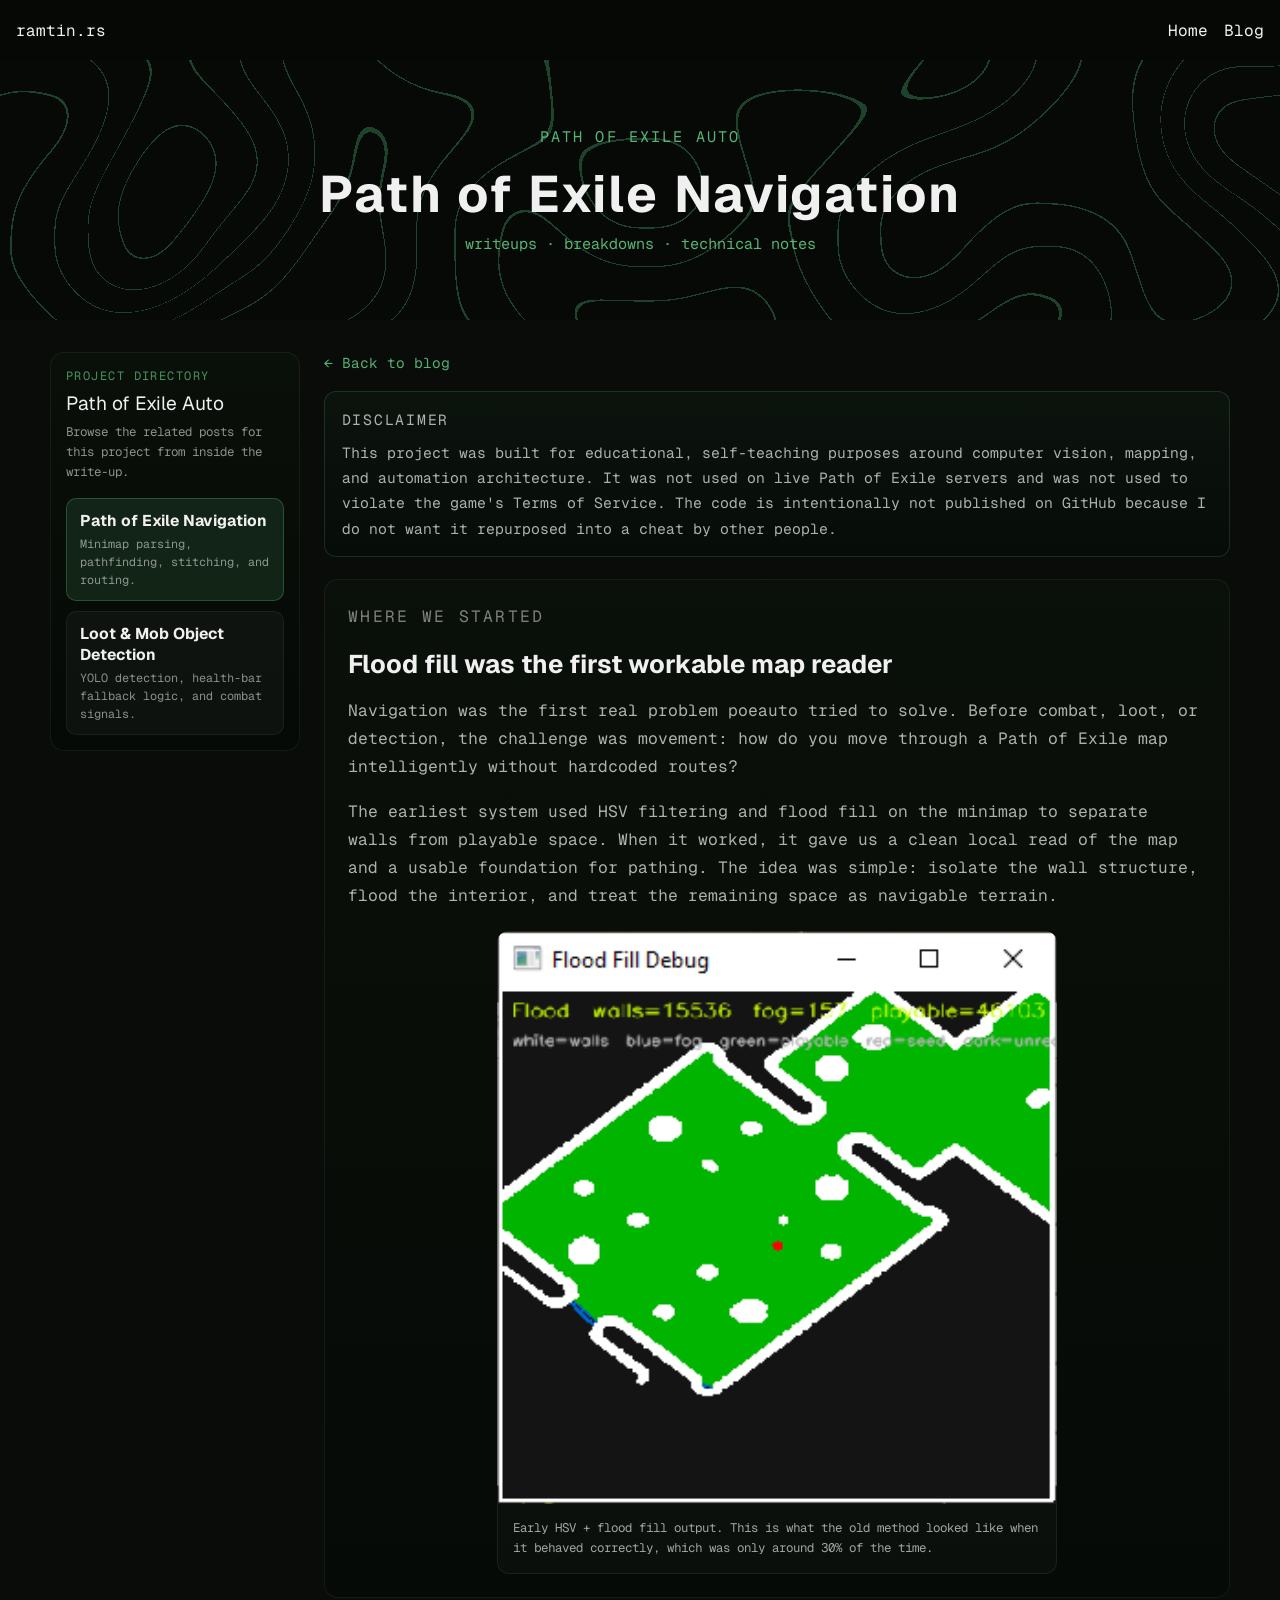
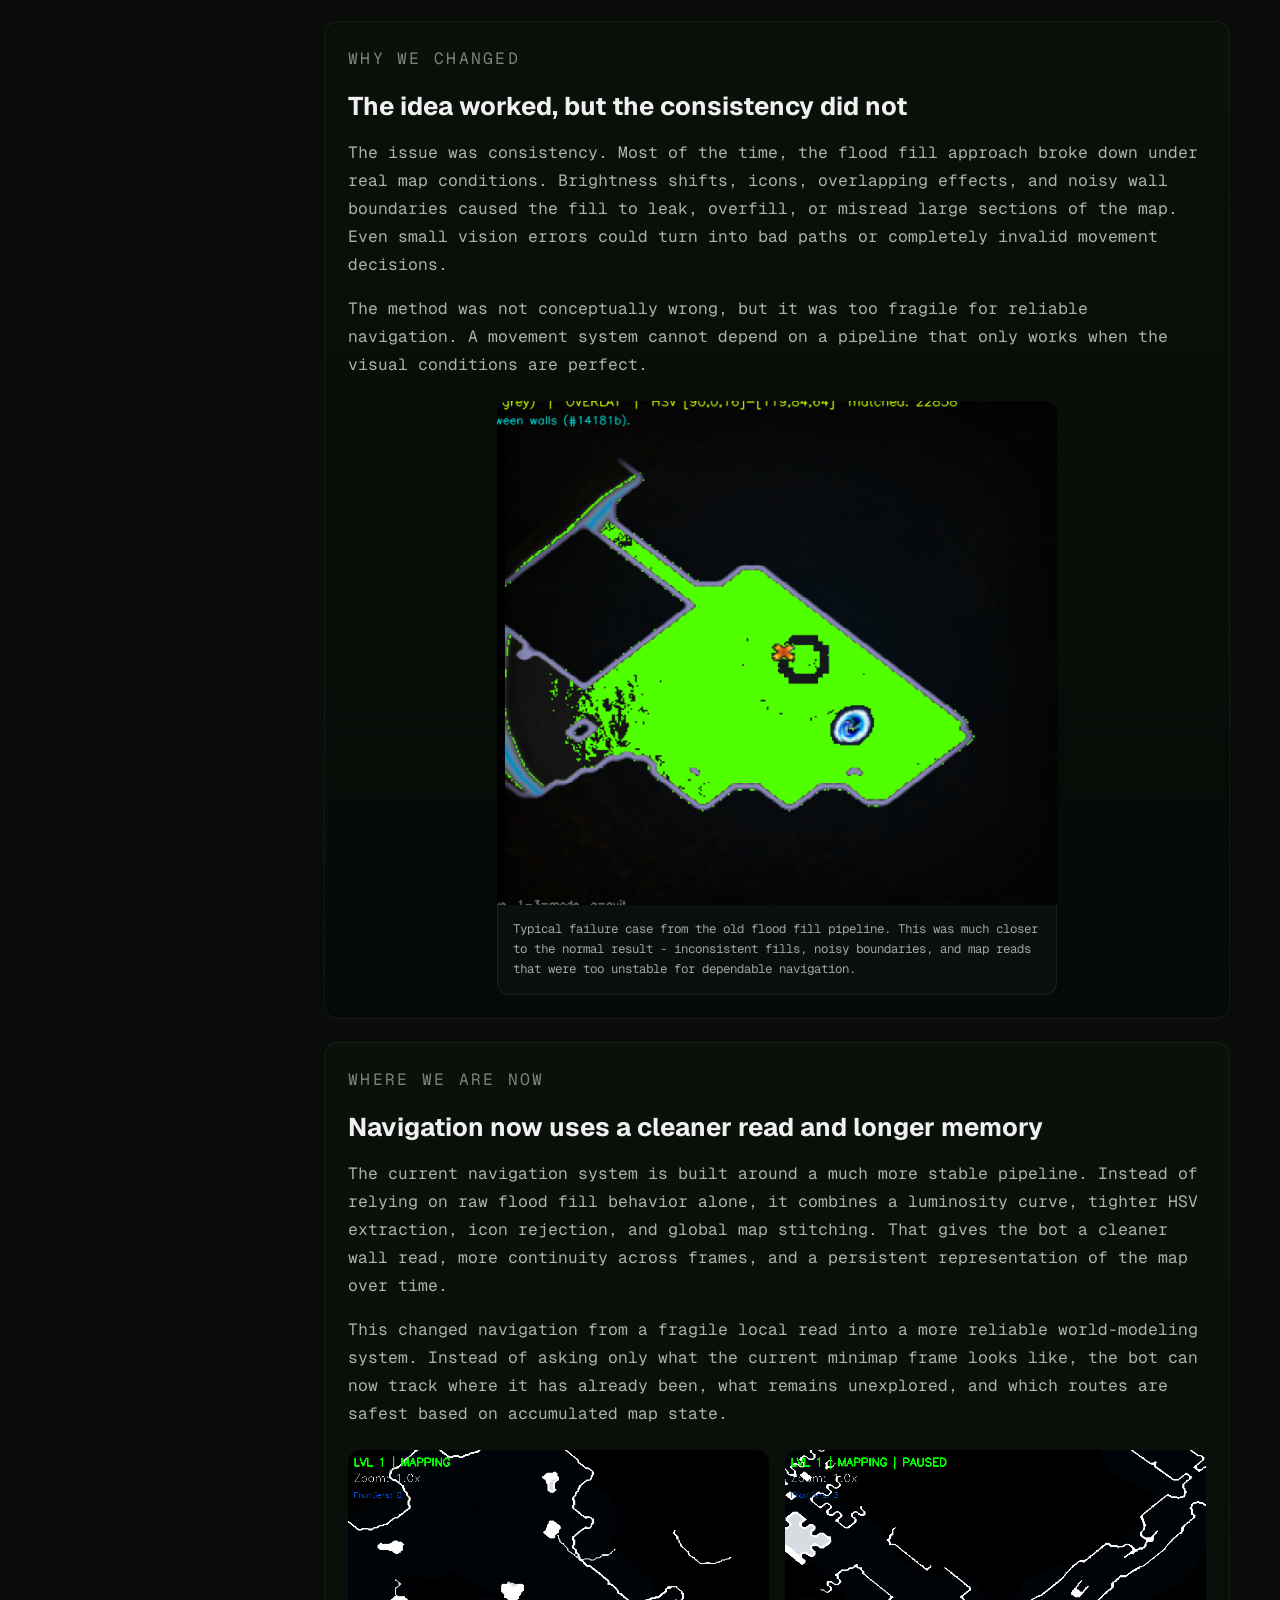
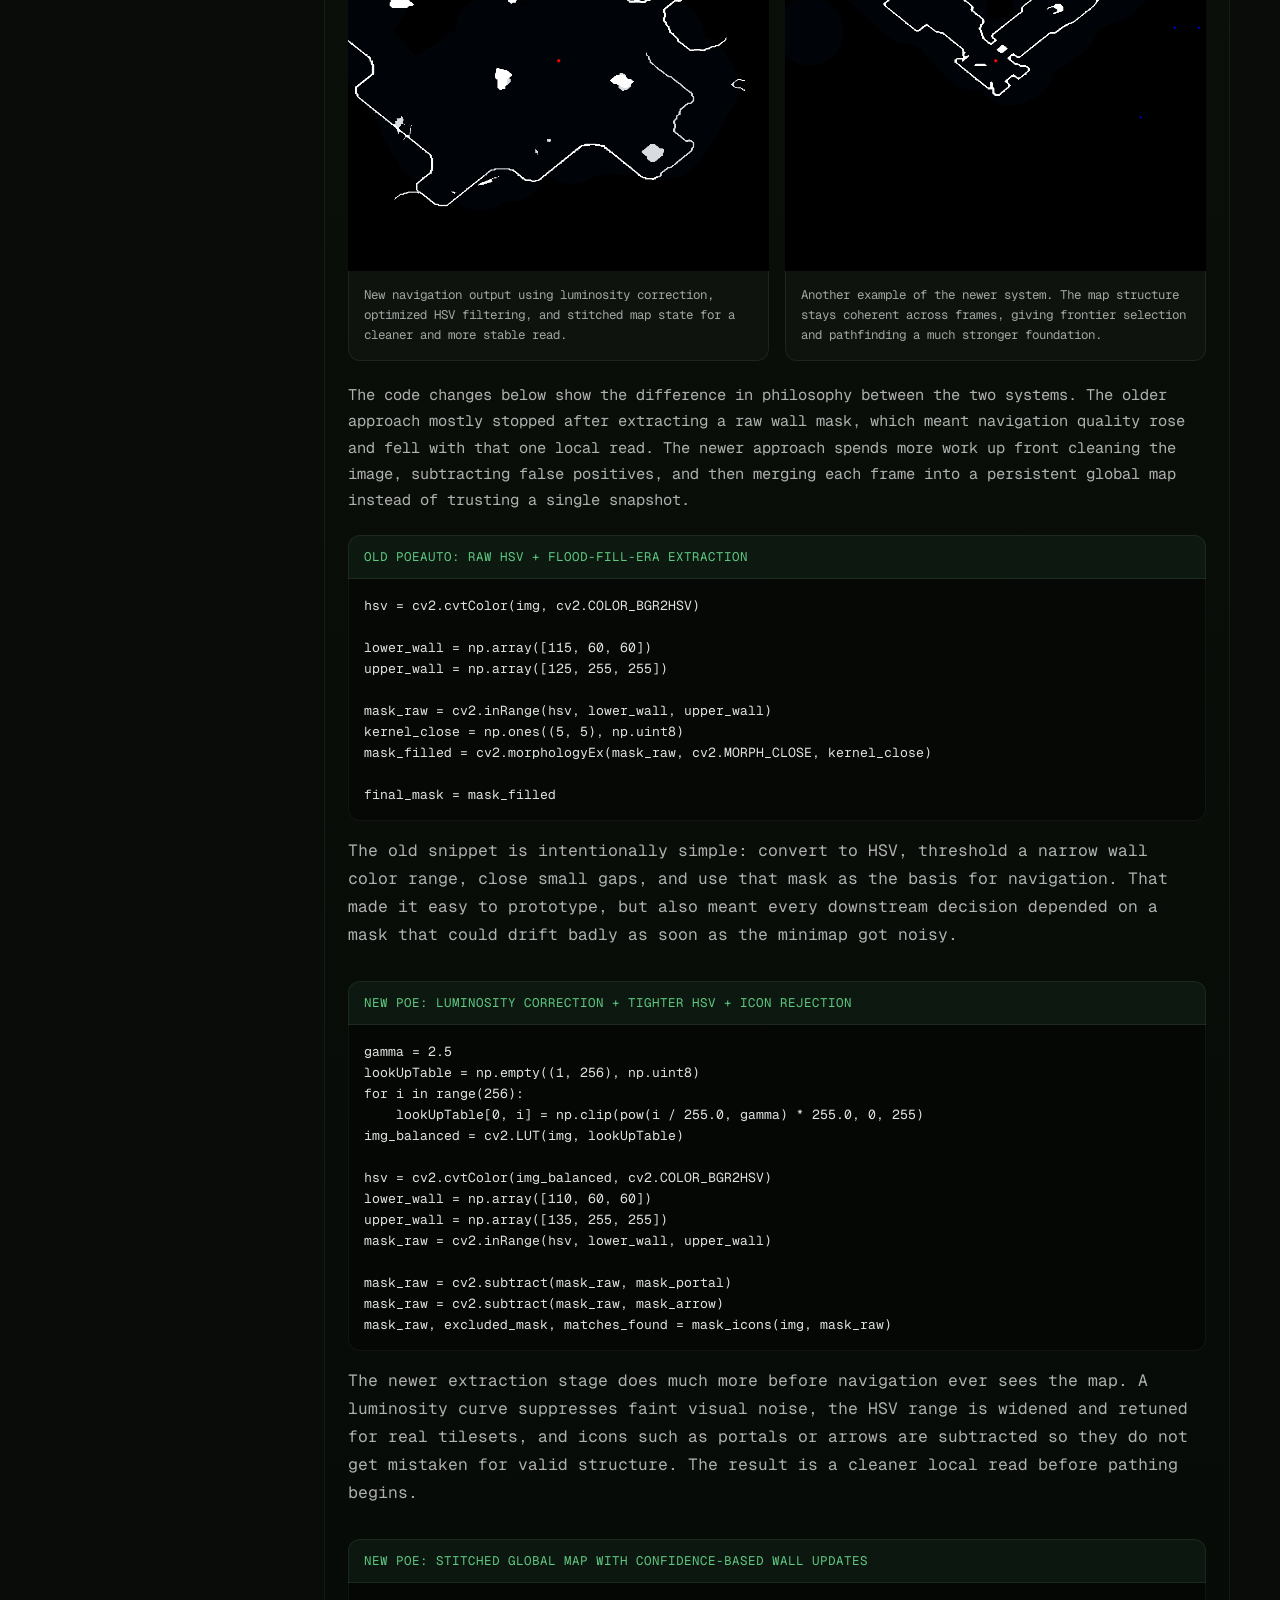
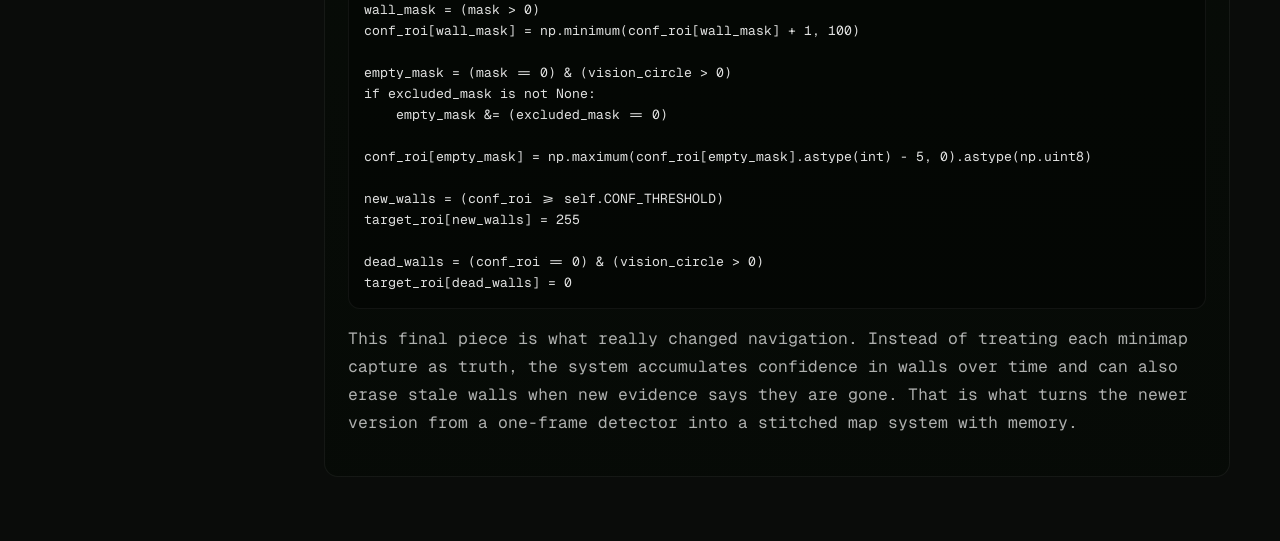
<file: blog/navigation/index.html>
<!DOCTYPE html>
<html lang="en">
<head>
<meta charset="UTF-8">
<meta name="viewport" content="width=device-width">
<title>Path of Exile Navigation - Ramtin.</title>
<style>
@import "https://fonts.googleapis.com/css2?family=Geist:wght@300;400;500;600;700&family=Geist+Mono:wght@300;400;500;600;700&display=swap";

* { min-width: 0; margin: 0; padding: 0; box-sizing: border-box; color: inherit; text-decoration: inherit; }

:root {
  /* Dark cyber-green palette */
  --bg: 10, 12, 10;
  --bg-dark: 6, 8, 6;
  --text-primary: #f0f0f0;
  --text-muted: rgba(240,240,240,0.68);
  --accent-light: 95, 200, 130;
  --navbar-size: 60px;
}

html { font-family: 'Geist Mono', ui-monospace, SFMono-Regular, Menlo, Monaco, Consolas, monospace; background: rgb(var(--bg)); }
body { color: var(--text-primary); }
code { font-family: 'Geist Mono', ui-monospace, SFMono-Regular, Menlo, Monaco, Consolas, monospace; }

.navbar {
  display: flex; justify-content: space-between; align-items: center;
  background-color: rgb(var(--bg-dark)); color: var(--text-primary);
  height: var(--navbar-size); padding: 0 1rem;
  font-family: 'Geist Mono', ui-monospace, SFMono-Regular, Menlo, Monaco, Consolas, monospace;
  position: relative; z-index: 10;
}
.hamburger-checkbox { z-index: -1; display: none; }
.hamburger { display: none; cursor: pointer; }
.nav-links { list-style: none; display: flex; gap: 1rem; }

.hero {
  position: relative;
  height: 260px;
  overflow: hidden;
  display: flex;
  align-items: center;
  justify-content: center;
}

#heroBanner {
  position: absolute;
  top: 0; left: 0;
  width: 100% !important;
  height: 100% !important;
  display: block;
  z-index: 0;
}

.hero-dim {
  position: absolute;
  inset: 0;
  background: rgba(6, 8, 6, 0.55);
  z-index: 1;
  pointer-events: none;
}

.hero-text {
  position: relative;
  z-index: 2;
  text-align: center;
  color: var(--text-primary);
  width: min(900px, calc(100vw - 2rem));
}

.hero-kicker,
.back-link,
.notice-title,
.section-label,
.caption,
.directory-title,
.directory-meta,
.directory-link,
.code-label {
  font-family: 'Geist Mono', ui-monospace, monospace;
}

.hero-kicker {
  color: rgb(var(--accent-light));
  letter-spacing: 0.14em;
  text-transform: uppercase;
  font-size: 0.78rem;
  opacity: 0.78;
  margin-bottom: 0.9rem;
}

.hero-text h1 {
  font-family: 'Geist', system-ui, -apple-system, sans-serif;
  font-size: clamp(2.2rem, 4vw, 3.4rem);
  letter-spacing: 0.04em;
  margin-bottom: 0.45rem;
}

.hero-text p {
  color: rgb(var(--accent-light));
  font-size: 0.95rem;
  opacity: 0.9;
}

.content-shell {
  width: min(1180px, calc(100vw - 2rem));
  margin: 0 auto;
  padding: 2rem 0 4rem;
  display: grid;
  grid-template-columns: 250px minmax(0, 1fr);
  gap: 1.5rem;
}

.project-directory {
  position: sticky;
  top: 1.25rem;
  align-self: start;
  padding: 1rem;
  border-radius: 14px;
  background: linear-gradient(180deg, rgba(10, 16, 10, 0.94), rgba(6, 10, 6, 0.94));
  box-shadow: inset 0 0 0 1px rgba(255,255,255,0.06);
}

.directory-title {
  color: rgb(var(--accent-light));
  letter-spacing: 0.12em;
  text-transform: uppercase;
  font-size: 0.75rem;
  opacity: 0.72;
  margin-bottom: 0.45rem;
}

.directory-name {
  font-family: 'Geist', system-ui, -apple-system, sans-serif;
  font-size: 1.2rem;
  margin-bottom: 0.35rem;
}

.directory-meta {
  color: rgba(240,240,240,0.58);
  font-size: 0.78rem;
  line-height: 1.6;
  margin-bottom: 1rem;
}

.directory-list {
  display: grid;
  gap: 0.6rem;
}

.directory-link {
  display: block;
  padding: 0.8rem 0.9rem;
  border-radius: 10px;
  background: rgba(255,255,255,0.03);
  box-shadow: inset 0 0 0 1px rgba(255,255,255,0.06);
  transition: background 0.2s ease, box-shadow 0.2s ease, transform 0.2s ease;
}

.directory-link:hover {
  background: rgba(95, 200, 130, 0.08);
  box-shadow: inset 0 0 0 1px rgba(95, 200, 130, 0.18);
  transform: translateX(2px);
}

.directory-link.active {
  background: rgba(95, 200, 130, 0.12);
  box-shadow: inset 0 0 0 1px rgba(95, 200, 130, 0.28);
}

.directory-link strong {
  display: block;
  font-family: 'Geist', system-ui, -apple-system, sans-serif;
  font-size: 0.98rem;
  margin-bottom: 0.22rem;
}

.directory-link span {
  display: block;
  color: rgba(240,240,240,0.56);
  font-size: 0.74rem;
  line-height: 1.5;
}

.article-main { min-width: 0; }

.back-link {
  display: inline-flex;
  align-items: center;
  gap: 0.5rem;
  margin-bottom: 1.2rem;
  color: rgb(var(--accent-light));
  font-size: 0.9rem;
  opacity: 0.88;
}

.notice {
  margin-bottom: 1.4rem;
  padding: 1rem 1.1rem;
  border-radius: 12px;
  background: linear-gradient(180deg, rgba(12, 20, 14, 0.95), rgba(6, 12, 8, 0.95));
  box-shadow: inset 0 0 0 1px rgba(95, 200, 130, 0.18);
}

.notice-title {
  margin-bottom: 0.45rem;
  color: rgb(var(--accent-light));
  font-size: 0.78rem;
  letter-spacing: 0.12em;
  text-transform: uppercase;
}

.notice p,
.article-section p,
.code-intro p {
  color: rgba(240,240,240,0.72);
  line-height: 1.72;
}

.notice p { font-size: 0.92rem; }

.article {
  display: grid;
  gap: 1.4rem;
}

.article-section {
  padding: 1.5rem;
  border-radius: 14px;
  background: linear-gradient(180deg, rgba(10, 16, 10, 0.92), rgba(6, 10, 6, 0.92));
  box-shadow: inset 0 0 0 1px rgba(255,255,255,0.06);
}

.section-label {
  color: rgb(var(--accent-light));
  letter-spacing: 0.14em;
  text-transform: uppercase;
  font-size: 0.72rem;
  opacity: 0.7;
  margin-bottom: 1rem;
}

.article-section h2 {
  font-family: 'Geist', system-ui, -apple-system, sans-serif;
  font-size: clamp(1.5rem, 2vw, 2rem);
  margin-bottom: 1rem;
}

.article-section p {
  font-size: 1.02rem;
  margin-bottom: 1rem;
}

.image-grid {
  display: grid;
  gap: 1rem;
  margin-top: 1.35rem;
}

.image-grid.dual {
  grid-template-columns: repeat(2, minmax(0, 1fr));
}

.figure {
  background: rgba(255,255,255,0.02);
  border-radius: 12px;
  overflow: hidden;
  box-shadow: inset 0 0 0 1px rgba(255,255,255,0.07);
}

.figure.narrow {
  max-width: 560px;
  margin: 0 auto;
}

.figure img {
  display: block;
  width: 100%;
  height: auto;
  background: rgb(var(--bg-dark));
}

.caption {
  padding: 0.9rem 1rem 1rem;
  color: rgba(255,255,255,0.62);
  font-size: 0.78rem;
  line-height: 1.6;
}

.code-intro { margin-top: 1.3rem; }
.code-intro p { font-size: 0.96rem; }

.code-compare {
  display: grid;
  gap: 1rem;
  margin-top: 1.35rem;
}

.code-card {
  border-radius: 12px;
  overflow: hidden;
  background: rgba(0, 0, 0, 0.22);
  box-shadow: inset 0 0 0 1px rgba(255,255,255,0.07);
}

.code-label {
  padding: 0.8rem 1rem;
  color: rgb(var(--accent-light));
  font-size: 0.78rem;
  letter-spacing: 0.08em;
  text-transform: uppercase;
  background: rgba(95, 200, 130, 0.08);
  border-bottom: 1px solid rgba(255,255,255,0.07);
}

pre {
  margin: 0;
  padding: 1rem;
  overflow-x: auto;
  color: rgba(255,255,255,0.88);
  font-family: 'Geist Mono', ui-monospace, monospace;
  font-size: 0.82rem;
  line-height: 1.6;
  background: rgba(0, 0, 0, 0.24);
}

pre code { white-space: pre; }

@media (max-width: 900px) {
  .content-shell { grid-template-columns: 1fr; }
  .project-directory { position: static; }
  .image-grid.dual { grid-template-columns: 1fr; }
}

@media (max-width: 600px) {
  .hamburger { display: block; font-size: 1.25rem; line-height: 32px; }
  .nav-links {
    position: absolute; top: var(--navbar-size); left: 0; right: 0;
    display: none; flex-direction: column; gap: .5rem; width: 100%;
    background-color: rgb(var(--bg-dark)); padding: 1rem;
  }
  .hamburger-checkbox:checked ~ .nav-links { display: flex; }
  .hero-text h1 { font-size: 2rem; }
  .article-section { padding: 1.1rem; }
  .article-section p { font-size: 0.96rem; }
}
</style>
</head>
<body>

<nav class="navbar">
  <a href="/" class="logo">ramtin.rs</a>
  <input id="navbar-toggle" type="checkbox" class="hamburger-checkbox">
  <label for="navbar-toggle" class="hamburger">&#9776;</label>
  <ul class="nav-links">
    <li><a href="/">Home</a></li>
    <li><a href="/blog/">Blog</a></li>
  </ul>
</nav>

<div class="hero">
  <canvas id="heroBanner"></canvas>
  <div class="hero-dim"></div>
  <div class="hero-text">
    <p class="hero-kicker">Path of Exile Auto</p>
    <h1>Path of Exile Navigation</h1>
    <p>writeups &middot; breakdowns &middot; technical notes</p>
  </div>
</div>

<main class="content-shell">
  <aside class="project-directory">
    <p class="directory-title">Project Directory</p>
    <p class="directory-name">Path of Exile Auto</p>
    <p class="directory-meta">Browse the related posts for this project from inside the write-up.</p>
    <div class="directory-list">
      <a class="directory-link active" href="/blog/navigation/">
        <strong>Path of Exile Navigation</strong>
        <span>Minimap parsing, pathfinding, stitching, and routing.</span>
      </a>
      <a class="directory-link" href="/blog/detection/">
        <strong>Loot &amp; Mob Object Detection</strong>
        <span>YOLO detection, health-bar fallback logic, and combat signals.</span>
      </a>
    </div>
  </aside>

  <div class="article-main">
    <a class="back-link" href="/blog/">&larr; Back to blog</a>

    <section class="notice">
      <p class="notice-title">Disclaimer</p>
      <p>This project was built for educational, self-teaching purposes around computer vision, mapping, and automation architecture. It was not used on live Path of Exile servers and was not used to violate the game's Terms of Service. The code is intentionally not published on GitHub because I do not want it repurposed into a cheat by other people.</p>
    </section>

    <article class="article">
      <section class="article-section">
        <p class="section-label">Where We Started</p>
        <h2>Flood fill was the first workable map reader</h2>
        <p>Navigation was the first real problem <code>poeauto</code> tried to solve. Before combat, loot, or detection, the challenge was movement: how do you move through a Path of Exile map intelligently without hardcoded routes?</p>
        <p>The earliest system used HSV filtering and flood fill on the minimap to separate walls from playable space. When it worked, it gave us a clean local read of the map and a usable foundation for pathing. The idea was simple: isolate the wall structure, flood the interior, and treat the remaining space as navigable terrain.</p>
        <div class="image-grid">
          <figure class="figure narrow">
            <img src="./old-floodfill-good.png" alt="Old flood fill debug view showing a successful playable-space extraction.">
            <figcaption class="caption">Early HSV + flood fill output. This is what the old method looked like when it behaved correctly, which was only around 30% of the time.</figcaption>
          </figure>
        </div>
      </section>

      <section class="article-section">
        <p class="section-label">Why We Changed</p>
        <h2>The idea worked, but the consistency did not</h2>
        <p>The issue was consistency. Most of the time, the flood fill approach broke down under real map conditions. Brightness shifts, icons, overlapping effects, and noisy wall boundaries caused the fill to leak, overfill, or misread large sections of the map. Even small vision errors could turn into bad paths or completely invalid movement decisions.</p>
        <p>The method was not conceptually wrong, but it was too fragile for reliable navigation. A movement system cannot depend on a pipeline that only works when the visual conditions are perfect.</p>
        <div class="image-grid">
          <figure class="figure narrow">
            <img src="./old-floodfill-bad.png" alt="Old flood fill failure case showing noisy overfilled minimap extraction.">
            <figcaption class="caption">Typical failure case from the old flood fill pipeline. This was much closer to the normal result - inconsistent fills, noisy boundaries, and map reads that were too unstable for dependable navigation.</figcaption>
          </figure>
        </div>
      </section>

      <section class="article-section">
        <p class="section-label">Where We Are Now</p>
        <h2>Navigation now uses a cleaner read and longer memory</h2>
        <p>The current navigation system is built around a much more stable pipeline. Instead of relying on raw flood fill behavior alone, it combines a luminosity curve, tighter HSV extraction, icon rejection, and global map stitching. That gives the bot a cleaner wall read, more continuity across frames, and a persistent representation of the map over time.</p>
        <p>This changed navigation from a fragile local read into a more reliable world-modeling system. Instead of asking only what the current minimap frame looks like, the bot can now track where it has already been, what remains unexplored, and which routes are safest based on accumulated map state.</p>
        <div class="image-grid dual">
          <figure class="figure">
            <img src="./new-system-1.png" alt="New navigation system map output showing a stable stitched map.">
            <figcaption class="caption">New navigation output using luminosity correction, optimized HSV filtering, and stitched map state for a cleaner and more stable read.</figcaption>
          </figure>
          <figure class="figure">
            <img src="./new-system-2.png" alt="Second example of the new navigation system maintaining coherent map structure.">
            <figcaption class="caption">Another example of the newer system. The map structure stays coherent across frames, giving frontier selection and pathfinding a much stronger foundation.</figcaption>
          </figure>
        </div>

        <div class="code-intro">
          <p>The code changes below show the difference in philosophy between the two systems. The older approach mostly stopped after extracting a raw wall mask, which meant navigation quality rose and fell with that one local read. The newer approach spends more work up front cleaning the image, subtracting false positives, and then merging each frame into a persistent global map instead of trusting a single snapshot.</p>
        </div>

        <div class="code-compare">
          <div class="code-card">
            <div class="code-label">Old poeauto: raw HSV + flood-fill-era extraction</div>
            <pre><code>hsv = cv2.cvtColor(img, cv2.COLOR_BGR2HSV)

lower_wall = np.array([115, 60, 60])
upper_wall = np.array([125, 255, 255])

mask_raw = cv2.inRange(hsv, lower_wall, upper_wall)
kernel_close = np.ones((5, 5), np.uint8)
mask_filled = cv2.morphologyEx(mask_raw, cv2.MORPH_CLOSE, kernel_close)

final_mask = mask_filled</code></pre>
          </div>

          <p>The old snippet is intentionally simple: convert to HSV, threshold a narrow wall color range, close small gaps, and use that mask as the basis for navigation. That made it easy to prototype, but also meant every downstream decision depended on a mask that could drift badly as soon as the minimap got noisy.</p>

          <div class="code-card">
            <div class="code-label">New poe: luminosity correction + tighter HSV + icon rejection</div>
            <pre><code>gamma = 2.5
lookUpTable = np.empty((1, 256), np.uint8)
for i in range(256):
    lookUpTable[0, i] = np.clip(pow(i / 255.0, gamma) * 255.0, 0, 255)
img_balanced = cv2.LUT(img, lookUpTable)

hsv = cv2.cvtColor(img_balanced, cv2.COLOR_BGR2HSV)
lower_wall = np.array([110, 60, 60])
upper_wall = np.array([135, 255, 255])
mask_raw = cv2.inRange(hsv, lower_wall, upper_wall)

mask_raw = cv2.subtract(mask_raw, mask_portal)
mask_raw = cv2.subtract(mask_raw, mask_arrow)
mask_raw, excluded_mask, matches_found = mask_icons(img, mask_raw)</code></pre>
          </div>

          <p>The newer extraction stage does much more before navigation ever sees the map. A luminosity curve suppresses faint visual noise, the HSV range is widened and retuned for real tilesets, and icons such as portals or arrows are subtracted so they do not get mistaken for valid structure. The result is a cleaner local read before pathing begins.</p>

          <div class="code-card">
            <div class="code-label">New poe: stitched global map with confidence-based wall updates</div>
            <pre><code>wall_mask = (mask &gt; 0)
conf_roi[wall_mask] = np.minimum(conf_roi[wall_mask] + 1, 100)

empty_mask = (mask == 0) &amp; (vision_circle &gt; 0)
if excluded_mask is not None:
    empty_mask &amp;= (excluded_mask == 0)

conf_roi[empty_mask] = np.maximum(conf_roi[empty_mask].astype(int) - 5, 0).astype(np.uint8)

new_walls = (conf_roi &gt;= self.CONF_THRESHOLD)
target_roi[new_walls] = 255

dead_walls = (conf_roi == 0) &amp; (vision_circle &gt; 0)
target_roi[dead_walls] = 0</code></pre>
          </div>

          <p>This final piece is what really changed navigation. Instead of treating each minimap capture as truth, the system accumulates confidence in walls over time and can also erase stale walls when new evidence says they are gone. That is what turns the newer version from a one-frame detector into a stitched map system with memory.</p>
        </div>
      </section>
    </article>
  </div>
</main>

<script id="Common" type="x-shader/x-fragment">
    #define FNLfloat float
    int _fnlFastFloor(FNLfloat f){return int(floor(f));}
    float _fnlInterpQuintic(float t){return t*t*t*(t*(t*6.f-15.f)+10.f);}
    float _fnlLerp(float a,float b,float t){return mix(a,b,t);}
    const float GRADIENTS_3D[]=float[](0.f,1.f,1.f,0.f,0.f,-1.f,1.f,0.f,0.f,1.f,-1.f,0.f,0.f,-1.f,-1.f,0.f,1.f,0.f,1.f,0.f,-1.f,0.f,1.f,0.f,1.f,0.f,-1.f,0.f,-1.f,0.f,-1.f,0.f,1.f,1.f,0.f,0.f,-1.f,1.f,0.f,0.f,1.f,-1.f,0.f,0.f,-1.f,-1.f,0.f,0.f,0.f,1.f,1.f,0.f,0.f,-1.f,1.f,0.f,0.f,1.f,-1.f,0.f,0.f,-1.f,-1.f,0.f,1.f,0.f,1.f,0.f,-1.f,0.f,1.f,0.f,1.f,0.f,-1.f,0.f,-1.f,0.f,-1.f,0.f,1.f,1.f,0.f,0.f,-1.f,1.f,0.f,0.f,1.f,-1.f,0.f,0.f,-1.f,-1.f,0.f,0.f,0.f,1.f,1.f,0.f,0.f,-1.f,1.f,0.f,0.f,1.f,-1.f,0.f,0.f,-1.f,-1.f,0.f,1.f,0.f,1.f,0.f,-1.f,0.f,1.f,0.f,1.f,0.f,-1.f,0.f,-1.f,0.f,-1.f,0.f,1.f,1.f,0.f,0.f,-1.f,1.f,0.f,0.f,1.f,-1.f,0.f,0.f,-1.f,-1.f,0.f,0.f,0.f,1.f,1.f,0.f,0.f,-1.f,1.f,0.f,0.f,1.f,-1.f,0.f,0.f,-1.f,-1.f,0.f,1.f,0.f,1.f,0.f,-1.f,0.f,1.f,0.f,1.f,0.f,-1.f,0.f,-1.f,0.f,-1.f,0.f,1.f,1.f,0.f,0.f,-1.f,1.f,0.f,0.f,1.f,-1.f,0.f,0.f,-1.f,-1.f,0.f,0.f,0.f,1.f,1.f,0.f,0.f,-1.f,1.f,0.f,0.f,1.f,-1.f,0.f,0.f,-1.f,-1.f,0.f,1.f,0.f,1.f,0.f,-1.f,0.f,1.f,0.f,1.f,0.f,-1.f,0.f,-1.f,0.f,-1.f,0.f,1.f,1.f,0.f,0.f,-1.f,1.f,0.f,0.f,1.f,-1.f,0.f,0.f,-1.f,-1.f,0.f,0.f,1.f,1.f,0.f,0.f,-1.f,1.f,0.f,-1.f,1.f,0.f,0.f,0.f,-1.f,-1.f,0.f);
    const int PRIME_X=501125321;const int PRIME_Y=1136930381;const int PRIME_Z=1720413743;
    int _fnlHash3D(int seed,int xPrimed,int yPrimed,int zPrimed){int hash=seed^xPrimed^yPrimed^zPrimed;hash*=0x27d4eb2d;return hash;}
    struct fnl_state{int seed;float frequency;float domain_warp_amp;};
    fnl_state fnlCreateState(int seed){fnl_state newState;newState.seed=seed;newState.frequency=0.01f;newState.domain_warp_amp=1.0f;return newState;}
    float _fnlGradCoord3D(int seed,int xPrimed,int yPrimed,int zPrimed,float xd,float yd,float zd){int hash=_fnlHash3D(seed,xPrimed,yPrimed,zPrimed);hash^=hash>>15;hash&=63<<2;return xd*GRADIENTS_3D[hash]+yd*GRADIENTS_3D[hash|1]+zd*GRADIENTS_3D[hash|2];}
    float _fnlSinglePerlin3D(int seed,FNLfloat x,FNLfloat y,FNLfloat z){int x0=_fnlFastFloor(x);int y0=_fnlFastFloor(y);int z0=_fnlFastFloor(z);float xd0=x-float(x0);float yd0=y-float(y0);float zd0=z-float(z0);float xd1=xd0-1.f;float yd1=yd0-1.f;float zd1=zd0-1.f;float xs=_fnlInterpQuintic(xd0);float ys=_fnlInterpQuintic(yd0);float zs=_fnlInterpQuintic(zd0);x0*=PRIME_X;y0*=PRIME_Y;z0*=PRIME_Z;int x1=x0+PRIME_X;int y1=y0+PRIME_Y;int z1=z0+PRIME_Z;float xf00=_fnlLerp(_fnlGradCoord3D(seed,x0,y0,z0,xd0,yd0,zd0),_fnlGradCoord3D(seed,x1,y0,z0,xd1,yd0,zd0),xs);float xf10=_fnlLerp(_fnlGradCoord3D(seed,x0,y1,z0,xd0,yd1,zd0),_fnlGradCoord3D(seed,x1,y1,z0,xd1,yd1,zd0),xs);float xf01=_fnlLerp(_fnlGradCoord3D(seed,x0,y0,z1,xd0,yd0,zd1),_fnlGradCoord3D(seed,x1,y0,z1,xd1,yd0,zd1),xs);float xf11=_fnlLerp(_fnlGradCoord3D(seed,x0,y1,z1,xd0,yd1,zd1),_fnlGradCoord3D(seed,x1,y1,z1,xd1,yd1,zd1),xs);float yf0=_fnlLerp(xf00,xf10,ys);float yf1=_fnlLerp(xf01,xf11,ys);return _fnlLerp(yf0,yf1,zs)*0.964921414852142333984375;}
    float fnlGetNoise3D(fnl_state state,FNLfloat x,FNLfloat y,FNLfloat z){x*=state.frequency;y*=state.frequency;z*=state.frequency;return _fnlSinglePerlin3D(state.seed,x,y,z);}
</script>
<script id="Image" type="x-shader/x-fragment">
    void mainImage( out vec4 U, in vec2 pos ) {
        fnl_state state = fnlCreateState(1337);
        state.frequency = .005f;
        state.domain_warp_amp = 119.0;
        float x = gl_FragCoord.x + iTime * 30.0;
        float y = 50.f + iTime * 5.0;
        float z = gl_FragCoord.y + iTime * 10.0;
        float noise = fnlGetNoise3D(state, x, y, z) / 2.f + 0.5f;
        float levels = 10.0;
        float rounding_threshold = 0.0015;
        float rounded = floor(noise * levels) / levels;
        float rounding_error = abs(rounded - noise) / 2.0;
        vec3 lines = vec3(0.24, 0.55, 0.36);
        vec3 bg = vec3(0.039, 0.047, 0.039);
        if (rounding_error < rounding_threshold) {
            U = vec4(lines, 1.0);
        } else {
            U = vec4(bg, 1.0);
        }
    }
</script>
<script>
function ShaderToyLite(canvasId) {
    var hdr = `#version 300 es
    #ifdef GL_ES
    precision highp float;
    precision highp int;
    precision mediump sampler3D;
    #endif
    #define texture2D texture
    uniform vec3      iResolution;
    uniform float     iTime;
    uniform float     iTimeDelta;
    uniform float     iFrameRate;
    uniform int       iFrame;
    uniform float     iChannelTime[4];
    uniform vec3      iChannelResolution[4];
    uniform vec4      iMouse;
    uniform sampler2D iChannel0;
    uniform sampler2D iChannel1;
    uniform sampler2D iChannel2;
    uniform sampler2D iChannel3;
    uniform vec4      iDate;
    uniform float     iSampleRate;
    out vec4          frag_out_color;
    void mainImage( out vec4 c, in vec2 f );
    void main( void ) {
        vec4 color = vec4(0.0,0.0,0.0,0.0);
        mainImage( color, gl_FragCoord.xy );
        frag_out_color = vec4(color);
    }`;
    const basicVertexShader = `#version 300 es
    #ifdef GL_ES
    precision highp float;
    #endif
    in vec2 vertexInPosition;
    void main() { gl_Position = vec4(vertexInPosition, 0.0, 1.0); }`;
    const quadVertices = new Float32Array([-1,-1,1,-1,-1,1,1,1,-1,1,1,-1]);
    const canvas = document.getElementById(canvasId);
    const opts = {alpha:false,depth:false,stencil:false,antialias:true,powerPreference:"high-performance"};
    var gl = canvas.getContext('webgl2', opts);
    var isPlaying=false, firstDrawTime=0, prevDrawTime=0, iFrame=0;
    var iMouse={x:0,y:0,clickX:0,clickY:0};
    var common="", sourcecode={}, ichannels={}, atexture={}, btexture={};
    var aframebuf={}, bframebuf={}, program={}, location={}, flip={};
    var quadBuffer;

    function resizeCanvas() {
        var w = canvas.parentElement.offsetWidth || window.innerWidth;
        var h = canvas.parentElement.offsetHeight || window.innerHeight;
        if (canvas.width !== w || canvas.height !== h) {
            canvas.width = w; canvas.height = h;
            if (gl) gl.viewport(0, 0, w, h);
        }
    }

    var setup = () => {
        resizeCanvas();
        gl.getExtension('OES_texture_float_linear');
        gl.getExtension('EXT_color_buffer_float');
        ['A','B','C','D','Image'].forEach(key => {
            sourcecode[key]=""; ichannels[key]={}; program[key]=null; location[key]={};
            if(key!='Image'){
                atexture[key]=createTexture(); btexture[key]=createTexture();
                aframebuf[key]=createFrameBuffer(atexture[key]);
                bframebuf[key]=createFrameBuffer(btexture[key]);
                flip[key]=false;
            }
        });
        quadBuffer = gl.createBuffer();
        gl.bindBuffer(gl.ARRAY_BUFFER, quadBuffer);
        gl.bufferData(gl.ARRAY_BUFFER, quadVertices, gl.STATIC_DRAW);
        window.addEventListener('resize', resizeCanvas);
        setTimeout(resizeCanvas, 100);
    };

    var createTexture = () => {
        var t = gl.createTexture();
        gl.bindTexture(gl.TEXTURE_2D, t);
        gl.texImage2D(gl.TEXTURE_2D,0,gl.RGBA32F,canvas.width||1,canvas.height||1,0,gl.RGBA,gl.FLOAT,null);
        gl.texParameteri(gl.TEXTURE_2D,gl.TEXTURE_MAG_FILTER,gl.LINEAR);
        gl.texParameteri(gl.TEXTURE_2D,gl.TEXTURE_MIN_FILTER,gl.LINEAR);
        gl.texParameteri(gl.TEXTURE_2D,gl.TEXTURE_WRAP_S,gl.CLAMP_TO_EDGE);
        gl.texParameteri(gl.TEXTURE_2D,gl.TEXTURE_WRAP_T,gl.CLAMP_TO_EDGE);
        return t;
    };

    var createFrameBuffer = (texture) => {
        var fb = gl.createFramebuffer();
        gl.bindFramebuffer(gl.FRAMEBUFFER, fb);
        gl.framebufferTexture2D(gl.FRAMEBUFFER,gl.COLOR_ATTACHMENT0,gl.TEXTURE_2D,texture,0);
        gl.bindTexture(gl.TEXTURE_2D, null);
        gl.bindFramebuffer(gl.FRAMEBUFFER, null);
        return fb;
    };

    var compileProgram = (key) => {
        var vert = gl.createShader(gl.VERTEX_SHADER);
        gl.shaderSource(vert, basicVertexShader); gl.compileShader(vert);
        if(!gl.getShaderParameter(vert,gl.COMPILE_STATUS)){console.error('Vert:',gl.getShaderInfoLog(vert));return null;}
        var frag = gl.createShader(gl.FRAGMENT_SHADER);
        gl.shaderSource(frag, hdr + common + sourcecode[key]); gl.compileShader(frag);
        if(!gl.getShaderParameter(frag,gl.COMPILE_STATUS)){console.error('Frag:',gl.getShaderInfoLog(frag));return null;}
        var prog = gl.createProgram();
        gl.attachShader(prog,vert); gl.attachShader(prog,frag); gl.linkProgram(prog);
        if(!gl.getProgramParameter(prog,gl.LINK_STATUS)){console.error('Link:',gl.getProgramInfoLog(prog));return null;}
        var L = location[key];
        L.iResolution=gl.getUniformLocation(prog,"iResolution");
        L.iTime=gl.getUniformLocation(prog,"iTime");
        L.iTimeDelta=gl.getUniformLocation(prog,"iTimeDelta");
        L.iFrameRate=gl.getUniformLocation(prog,"iFrameRate");
        L.iFrame=gl.getUniformLocation(prog,"iFrame");
        L.iChannelTime=gl.getUniformLocation(prog,"iChannelTime[0]");
        L.iChannelResolution=gl.getUniformLocation(prog,"iChannelResolution[0]");
        L.iChannel0=gl.getUniformLocation(prog,"iChannel0");
        L.iChannel1=gl.getUniformLocation(prog,"iChannel1");
        L.iChannel2=gl.getUniformLocation(prog,"iChannel2");
        L.iChannel3=gl.getUniformLocation(prog,"iChannel3");
        L.iMouse=gl.getUniformLocation(prog,"iMouse");
        L.iDate=gl.getUniformLocation(prog,"iDate");
        L.iSampleRate=gl.getUniformLocation(prog,"iSampleRate");
        L.vertexInPosition=gl.getAttribLocation(prog,"vertexInPosition");
        return prog;
    };

    var setShader = (config, key) => {
        if(config){ if(config.source){sourcecode[key]=config.source; program[key]=compileProgram(key);} }
        else { sourcecode[key]=""; program[key]=null; }
    };

    var repeat = (n,arr) => { let r=[]; for(let i=0;i<n;i++) r=[...r,...arr]; return r; };

    var draw = () => {
        var now = isPlaying ? Date.now() : prevDrawTime;
        var date = new Date(now);
        if(firstDrawTime==0) firstDrawTime=now;
        var iTimeDelta=(now-prevDrawTime)*0.001;
        var iTime=(now-firstDrawTime)*0.001;
        var iDate=[date.getFullYear(),date.getMonth(),date.getDate(),date.getTime()*0.001];
        var iCT=new Float32Array(repeat(4,[iTime]));
        var iCR=new Float32Array(repeat(4,[canvas.width,canvas.height,0]));
        ['A','B','C','D','Image'].forEach(key => {
            if(!program[key]) return;
            if(key==="Image") gl.bindFramebuffer(gl.FRAMEBUFFER,null);
            else gl.bindFramebuffer(gl.FRAMEBUFFER, flip[key]?bframebuf[key]:aframebuf[key]);
            for(let i=0;i<4;i++){
                var ck=ichannels[key][i];
                if(ck){ gl.activeTexture(gl["TEXTURE"+i]); gl.bindTexture(gl.TEXTURE_2D,flip[ck]?atexture[ck]:btexture[ck]); }
            }
            gl.useProgram(program[key]);
            var L=location[key];
            gl.uniform3f(L.iResolution,canvas.width,canvas.height,1);
            gl.uniform1f(L.iTime,iTime);
            gl.uniform1f(L.iTimeDelta,iTimeDelta);
            gl.uniform1f(L.iFrameRate,60);
            gl.uniform1i(L.iFrame,iFrame);
            gl.uniform1fv(L.iChannelTime,iCT);
            gl.uniform3fv(L.iChannelResolution,iCR);
            gl.uniform1i(L.iChannel0,0); gl.uniform1i(L.iChannel1,1);
            gl.uniform1i(L.iChannel2,2); gl.uniform1i(L.iChannel3,3);
            gl.uniform4f(L.iMouse,iMouse.x,iMouse.y,iMouse.clickX,iMouse.clickY);
            gl.uniform4f(L.iDate,iDate[0],iDate[1],iDate[2],iDate[3]);
            gl.uniform1f(L.iSampleRate,44100);
            gl.viewport(0,0,canvas.width,canvas.height);
            gl.bindBuffer(gl.ARRAY_BUFFER,quadBuffer);
            gl.vertexAttribPointer(L.vertexInPosition,2,gl.FLOAT,false,0,0);
            gl.enableVertexAttribArray(L.vertexInPosition);
            gl.drawArrays(gl.TRIANGLES,0,6);
            if(key!='Image') flip[key]=!flip[key];
        });
        prevDrawTime=now; iFrame++;
    };

    var animate = () => { if(isPlaying){draw(); requestAnimationFrame(animate);} };

    this.setCommon = (src) => { common=src||""; };
    this.setImage = (cfg) => setShader(cfg,'Image');
    this.play = () => {
        if(!isPlaying){
            isPlaying=true;
            var now=Date.now();
            var elapsed=prevDrawTime-firstDrawTime;
            firstDrawTime=now-elapsed; prevDrawTime=now;
            animate();
        }
    };

    setup();
}

var toy = new ShaderToyLite("heroBanner");
toy.setCommon(document.getElementById("Common").innerText);
toy.setImage({source: document.getElementById("Image").innerText});
toy.play();
</script>

</body>
</html>
</file>
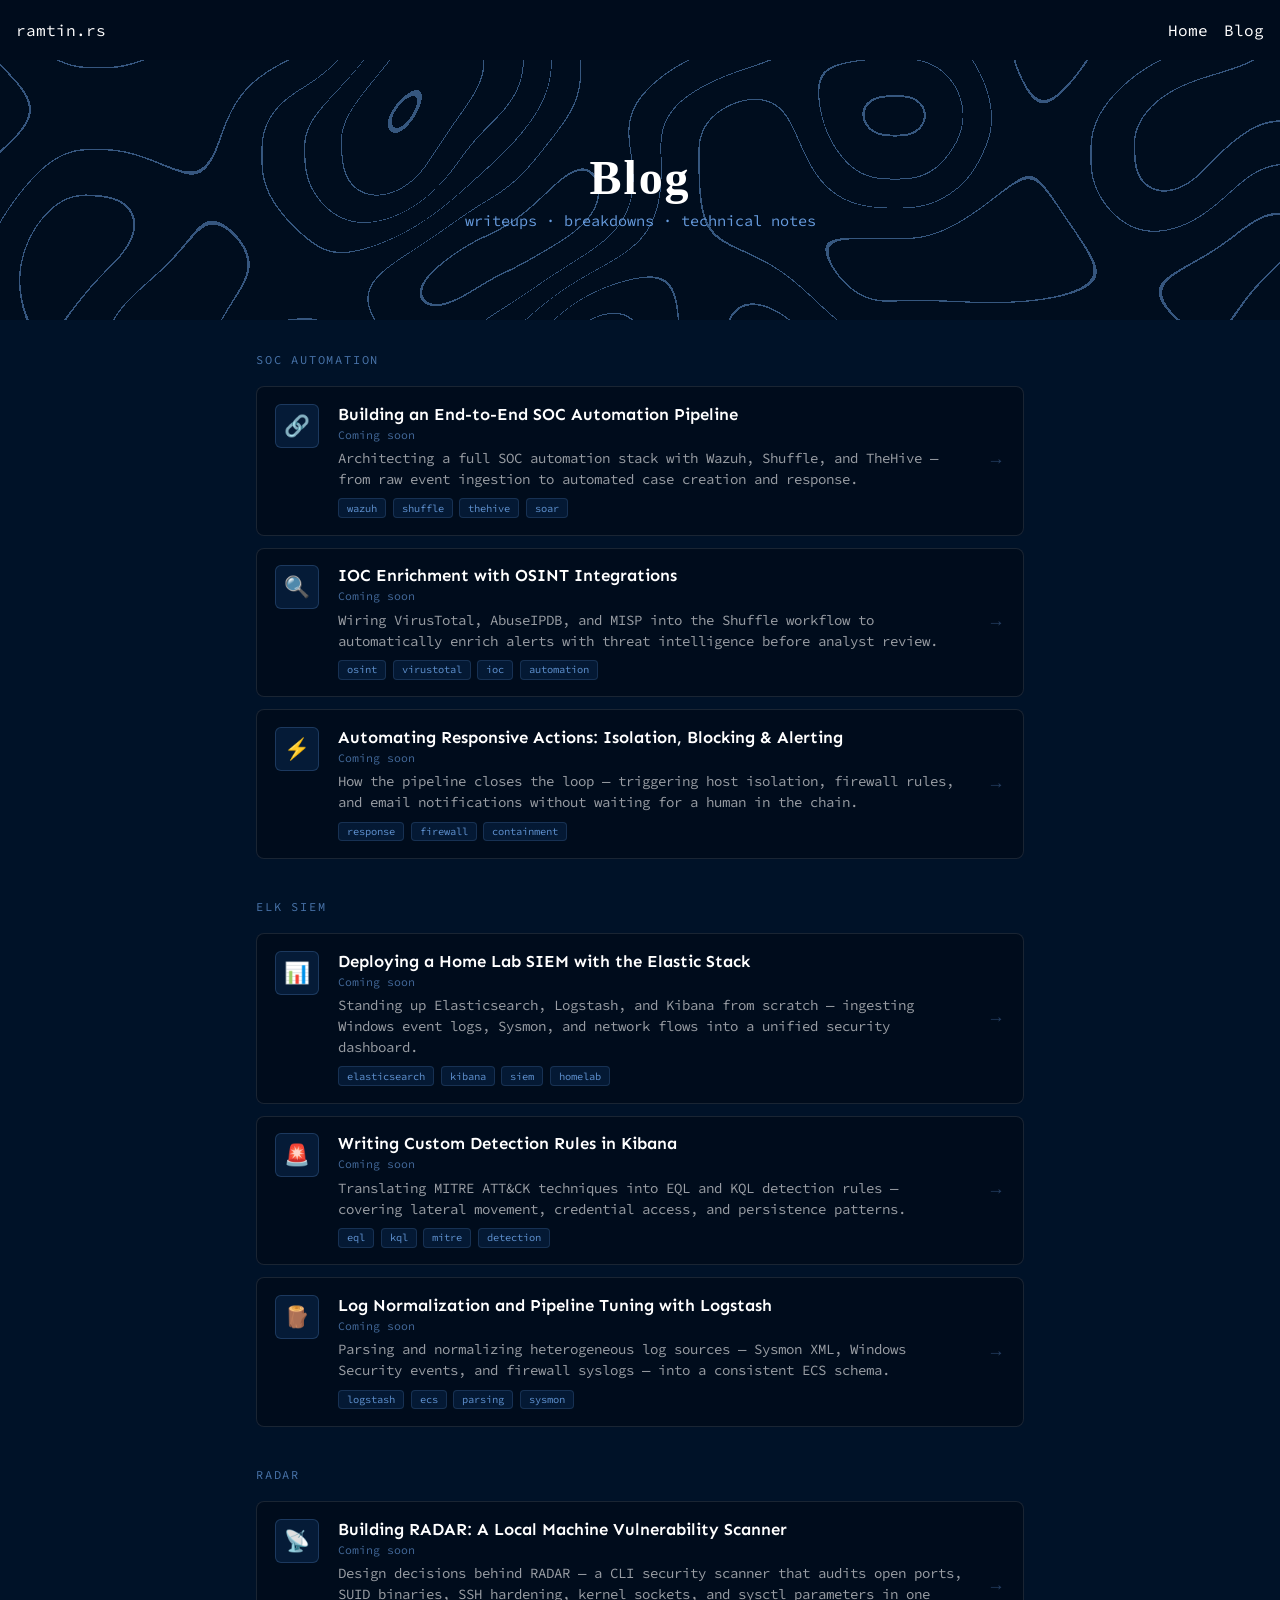
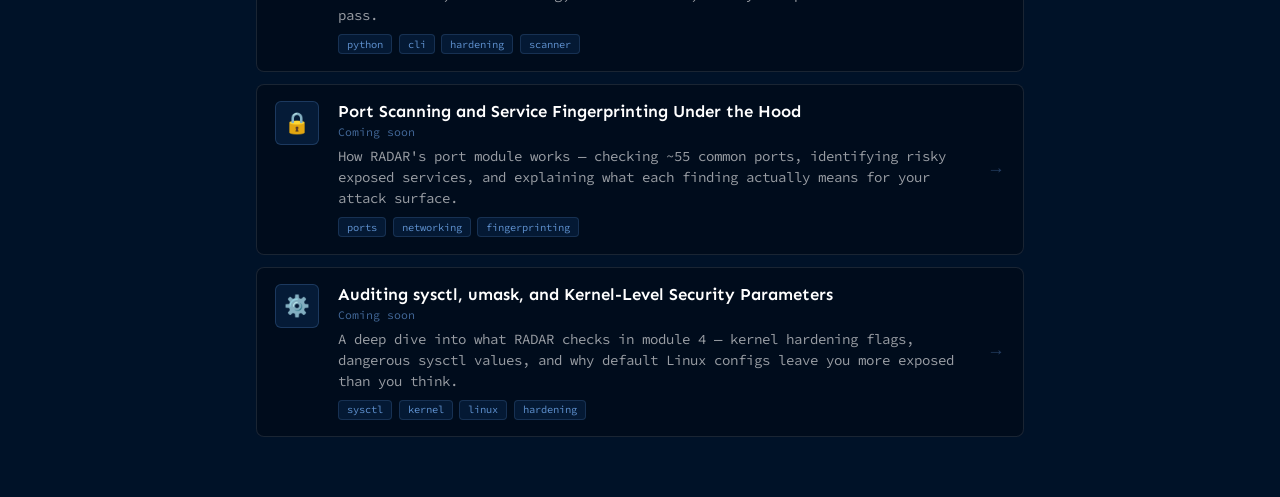
<file: blog.html>
<!DOCTYPE html>
<html lang="en">
<head>
<meta charset="UTF-8">
<meta name="viewport" content="width=device-width">
<title>Blog — Ramtin.</title>
<style>
@import "https://fonts.googleapis.com/css2?family=Sen:wght@400;600&family=Source+Code+Pro&family=Tinos:ital,wght@0,400;0,700;1,400;1,700&display=swap";

* { min-width: 0; margin: 0; padding: 0; box-sizing: border-box; color: inherit; text-decoration: inherit; }

:root {
  --bg: 0, 18, 40;
  --bg-dark: 0, 12, 28;
  --text-primary: white;
  --accent: 30, 100, 180;
  --accent-light: 120, 180, 255;
  --accent-dark: 10, 60, 120;
  --accent-gradient: linear-gradient(45deg, rgb(var(--accent-dark)), rgb(var(--accent)) 30%, rgb(var(--accent-light)) 60%);
  --navbar-size: 60px;
}

html { font-family: Tinos, Georgia, Times, serif; background: rgb(var(--bg)); }
code { font-family: 'Source Code Pro', Courier New, monospace; }

/* NAVBAR */
.navbar {
  display: flex; justify-content: space-between; align-items: center;
  background-color: rgb(var(--bg-dark)); color: var(--text-primary);
  height: var(--navbar-size); padding: 0 1rem;
  font-family: 'Source Code Pro', Courier New, monospace;
  position: relative; z-index: 10;
}
.hamburger-checkbox { z-index: -1; display: none; }
.hamburger { display: none; cursor: pointer; }
.nav-links { list-style: none; display: flex; gap: 1rem; }
.nav-links a { color: var(--text-primary); text-decoration: none; }

@media (max-width: 600px) {
  .hamburger { display: block; font-size: 1.25rem; line-height: 32px; }
  .nav-links {
    position: absolute; top: var(--navbar-size); left: 0; right: 0;
    display: none; flex-direction: column; gap: .5rem; width: 100%;
    background-color: rgb(var(--bg-dark)); padding: 1rem;
  }
  .hamburger-checkbox:checked ~ .nav-links { display: flex; }
}

/* HERO BANNER */
.hero {
  position: relative;
  height: 260px;
  overflow: hidden;
  display: flex;
  align-items: center;
  justify-content: center;
}

#heroBanner {
  position: absolute;
  top: 0; left: 0;
  width: 100% !important;
  height: 100% !important;
  display: block;
  z-index: 0;
}

.hero-dim {
  position: absolute;
  top: 0; left: 0; width: 100%; height: 100%;
  background: rgba(0, 10, 22, 0.55);
  z-index: 1;
  pointer-events: none;
}

.hero-text {
  position: relative;
  z-index: 2;
  text-align: center;
  color: var(--text-primary);
}

.hero-text h1 {
  font-size: 3rem;
  letter-spacing: 0.04em;
  margin-bottom: 0.4rem;
}

.hero-text p {
  color: rgb(var(--accent-light));
  font-family: 'Source Code Pro', Courier New, monospace;
  font-size: 0.95rem;
  opacity: 0.85;
}

/* BLOG CONTENT */
main {
  margin: auto;
  padding: 2rem 1rem 3rem;
  max-width: 800px;
  color: var(--text-primary);
}

.blog-section-label {
  font-family: 'Source Code Pro', Courier New, monospace;
  font-size: 0.75rem;
  text-transform: uppercase;
  letter-spacing: 0.15em;
  color: rgb(var(--accent-light));
  opacity: 0.6;
  margin-bottom: 1.2rem;
  margin-top: 2.5rem;
}

.blog-section-label:first-child {
  margin-top: 0;
}

.blog-entry {
  display: flex;
  align-items: flex-start;
  gap: 1.2rem;
  padding: 1.1rem 1.2rem;
  border-radius: 8px;
  background-color: rgb(var(--bg-dark));
  box-shadow: inset 0 0 0 1px #ffffff1a;
  margin-bottom: 0.75rem;
  text-decoration: none;
  transition: background-position 0.5s cubic-bezier(.22,1,.36,1), box-shadow 0.25s ease;
  background-size: 400%;
  background-position: 100%;
  cursor: pointer;
}

.blog-entry:hover {
  background-image: var(--accent-gradient);
  background-position: 0;
  box-shadow: inset 0 0 0 1px #ffffff30;
}

.blog-entry:hover .entry-title {
  color: rgb(var(--accent-light));
}

.entry-icon {
  flex-shrink: 0;
  width: 44px;
  height: 44px;
  border-radius: 6px;
  background: rgba(30, 100, 180, 0.18);
  border: 1px solid rgba(120, 180, 255, 0.2);
  display: flex;
  align-items: center;
  justify-content: center;
  font-size: 1.3rem;
}

.entry-body {
  flex: 1;
  min-width: 0;
}

.entry-title {
  font-family: Sen, Helvetica, sans-serif;
  font-size: 1.05rem;
  font-weight: 600;
  color: var(--text-primary);
  transition: color 0.4s;
  margin-bottom: 0.25rem;
}

.entry-meta {
  font-family: 'Source Code Pro', Courier New, monospace;
  font-size: 0.72rem;
  color: rgb(var(--accent-light));
  opacity: 0.55;
  margin-bottom: 0.4rem;
}

.entry-desc {
  font-size: 0.88rem;
  color: rgba(255,255,255,0.6);
  font-family: 'Source Code Pro', Courier New, monospace;
  line-height: 1.5;
}

.entry-tags {
  display: flex;
  flex-wrap: wrap;
  gap: 0.4rem;
  margin-top: 0.5rem;
}

.tag {
  font-family: 'Source Code Pro', Courier New, monospace;
  font-size: 0.65rem;
  padding: 0.15rem 0.5rem;
  border-radius: 4px;
  background: rgba(30, 100, 180, 0.2);
  border: 1px solid rgba(120, 180, 255, 0.2);
  color: rgb(var(--accent-light));
  opacity: 0.8;
  text-transform: lowercase;
}

.entry-arrow {
  flex-shrink: 0;
  color: rgba(120, 180, 255, 0.3);
  font-size: 1.1rem;
  align-self: center;
  transition: color 0.25s, transform 0.25s;
}

.blog-entry:hover .entry-arrow {
  color: rgb(var(--accent-light));
  transform: translateX(3px);
}

@media (max-width: 600px) {
  .hero-text h1 { font-size: 2rem; }
  .entry-icon { display: none; }
}
</style>
</head>
<body>

<nav class="navbar">
  <a href="./index.html" class="logo">ramtin.rs</a>
  <input id="navbar-toggle" type="checkbox" class="hamburger-checkbox">
  <label for="navbar-toggle" class="hamburger">&#9776;</label>
  <ul class="nav-links">
    <li><a href="./index.html">Home</a></li>
    <li><a href="./blog.html">Blog</a></li>
  </ul>
</nav>

<!-- Shader hero banner -->
<div class="hero">
  <canvas id="heroBanner"></canvas>
  <div class="hero-dim"></div>
  <div class="hero-text">
    <h1>Blog</h1>
    <p>writeups &middot; breakdowns &middot; technical notes</p>
  </div>
</div>

<main>

  <p class="blog-section-label">SOC Automation</p>

  <a class="blog-entry" href="#">
    <div class="entry-icon">🔗</div>
    <div class="entry-body">
      <div class="entry-title">Building an End-to-End SOC Automation Pipeline</div>
      <div class="entry-meta">Coming soon</div>
      <div class="entry-desc">Architecting a full SOC automation stack with Wazuh, Shuffle, and TheHive — from raw event ingestion to automated case creation and response.</div>
      <div class="entry-tags">
        <span class="tag">wazuh</span>
        <span class="tag">shuffle</span>
        <span class="tag">thehive</span>
        <span class="tag">soar</span>
      </div>
    </div>
    <div class="entry-arrow">→</div>
  </a>

  <a class="blog-entry" href="#">
    <div class="entry-icon">🔍</div>
    <div class="entry-body">
      <div class="entry-title">IOC Enrichment with OSINT Integrations</div>
      <div class="entry-meta">Coming soon</div>
      <div class="entry-desc">Wiring VirusTotal, AbuseIPDB, and MISP into the Shuffle workflow to automatically enrich alerts with threat intelligence before analyst review.</div>
      <div class="entry-tags">
        <span class="tag">osint</span>
        <span class="tag">virustotal</span>
        <span class="tag">ioc</span>
        <span class="tag">automation</span>
      </div>
    </div>
    <div class="entry-arrow">→</div>
  </a>

  <a class="blog-entry" href="#">
    <div class="entry-icon">⚡</div>
    <div class="entry-body">
      <div class="entry-title">Automating Responsive Actions: Isolation, Blocking & Alerting</div>
      <div class="entry-meta">Coming soon</div>
      <div class="entry-desc">How the pipeline closes the loop — triggering host isolation, firewall rules, and email notifications without waiting for a human in the chain.</div>
      <div class="entry-tags">
        <span class="tag">response</span>
        <span class="tag">firewall</span>
        <span class="tag">containment</span>
      </div>
    </div>
    <div class="entry-arrow">→</div>
  </a>

  <p class="blog-section-label">ELK SIEM</p>

  <a class="blog-entry" href="#">
    <div class="entry-icon">📊</div>
    <div class="entry-body">
      <div class="entry-title">Deploying a Home Lab SIEM with the Elastic Stack</div>
      <div class="entry-meta">Coming soon</div>
      <div class="entry-desc">Standing up Elasticsearch, Logstash, and Kibana from scratch — ingesting Windows event logs, Sysmon, and network flows into a unified security dashboard.</div>
      <div class="entry-tags">
        <span class="tag">elasticsearch</span>
        <span class="tag">kibana</span>
        <span class="tag">siem</span>
        <span class="tag">homelab</span>
      </div>
    </div>
    <div class="entry-arrow">→</div>
  </a>

  <a class="blog-entry" href="#">
    <div class="entry-icon">🚨</div>
    <div class="entry-body">
      <div class="entry-title">Writing Custom Detection Rules in Kibana</div>
      <div class="entry-meta">Coming soon</div>
      <div class="entry-desc">Translating MITRE ATT&CK techniques into EQL and KQL detection rules — covering lateral movement, credential access, and persistence patterns.</div>
      <div class="entry-tags">
        <span class="tag">eql</span>
        <span class="tag">kql</span>
        <span class="tag">mitre</span>
        <span class="tag">detection</span>
      </div>
    </div>
    <div class="entry-arrow">→</div>
  </a>

  <a class="blog-entry" href="#">
    <div class="entry-icon">🪵</div>
    <div class="entry-body">
      <div class="entry-title">Log Normalization and Pipeline Tuning with Logstash</div>
      <div class="entry-meta">Coming soon</div>
      <div class="entry-desc">Parsing and normalizing heterogeneous log sources — Sysmon XML, Windows Security events, and firewall syslogs — into a consistent ECS schema.</div>
      <div class="entry-tags">
        <span class="tag">logstash</span>
        <span class="tag">ecs</span>
        <span class="tag">parsing</span>
        <span class="tag">sysmon</span>
      </div>
    </div>
    <div class="entry-arrow">→</div>
  </a>

  <p class="blog-section-label">RADAR</p>

  <a class="blog-entry" href="#">
    <div class="entry-icon">📡</div>
    <div class="entry-body">
      <div class="entry-title">Building RADAR: A Local Machine Vulnerability Scanner</div>
      <div class="entry-meta">Coming soon</div>
      <div class="entry-desc">Design decisions behind RADAR — a CLI security scanner that audits open ports, SUID binaries, SSH hardening, kernel sockets, and sysctl parameters in one pass.</div>
      <div class="entry-tags">
        <span class="tag">python</span>
        <span class="tag">cli</span>
        <span class="tag">hardening</span>
        <span class="tag">scanner</span>
      </div>
    </div>
    <div class="entry-arrow">→</div>
  </a>

  <a class="blog-entry" href="#">
    <div class="entry-icon">🔒</div>
    <div class="entry-body">
      <div class="entry-title">Port Scanning and Service Fingerprinting Under the Hood</div>
      <div class="entry-meta">Coming soon</div>
      <div class="entry-desc">How RADAR's port module works — checking ~55 common ports, identifying risky exposed services, and explaining what each finding actually means for your attack surface.</div>
      <div class="entry-tags">
        <span class="tag">ports</span>
        <span class="tag">networking</span>
        <span class="tag">fingerprinting</span>
      </div>
    </div>
    <div class="entry-arrow">→</div>
  </a>

  <a class="blog-entry" href="#">
    <div class="entry-icon">⚙️</div>
    <div class="entry-body">
      <div class="entry-title">Auditing sysctl, umask, and Kernel-Level Security Parameters</div>
      <div class="entry-meta">Coming soon</div>
      <div class="entry-desc">A deep dive into what RADAR checks in module 4 — kernel hardening flags, dangerous sysctl values, and why default Linux configs leave you more exposed than you think.</div>
      <div class="entry-tags">
        <span class="tag">sysctl</span>
        <span class="tag">kernel</span>
        <span class="tag">linux</span>
        <span class="tag">hardening</span>
      </div>
    </div>
    <div class="entry-arrow">→</div>
  </a>

</main>

<!-- Shader scripts (same as main site) -->
<script id="Common" type="x-shader/x-fragment">
    #define FNLfloat float
    int _fnlFastFloor(FNLfloat f){return int(floor(f));}
    float _fnlInterpQuintic(float t){return t*t*t*(t*(t*6.f-15.f)+10.f);}
    float _fnlLerp(float a,float b,float t){return mix(a,b,t);}
    const float GRADIENTS_3D[]=float[](0.f,1.f,1.f,0.f,0.f,-1.f,1.f,0.f,0.f,1.f,-1.f,0.f,0.f,-1.f,-1.f,0.f,1.f,0.f,1.f,0.f,-1.f,0.f,1.f,0.f,1.f,0.f,-1.f,0.f,-1.f,0.f,-1.f,0.f,1.f,1.f,0.f,0.f,-1.f,1.f,0.f,0.f,1.f,-1.f,0.f,0.f,-1.f,-1.f,0.f,0.f,0.f,1.f,1.f,0.f,0.f,-1.f,1.f,0.f,0.f,1.f,-1.f,0.f,0.f,-1.f,-1.f,0.f,1.f,0.f,1.f,0.f,-1.f,0.f,1.f,0.f,1.f,0.f,-1.f,0.f,-1.f,0.f,-1.f,0.f,1.f,1.f,0.f,0.f,-1.f,1.f,0.f,0.f,1.f,-1.f,0.f,0.f,-1.f,-1.f,0.f,0.f,0.f,1.f,1.f,0.f,0.f,-1.f,1.f,0.f,0.f,1.f,-1.f,0.f,0.f,-1.f,-1.f,0.f,1.f,0.f,1.f,0.f,-1.f,0.f,1.f,0.f,1.f,0.f,-1.f,0.f,-1.f,0.f,-1.f,0.f,1.f,1.f,0.f,0.f,-1.f,1.f,0.f,0.f,1.f,-1.f,0.f,0.f,-1.f,-1.f,0.f,0.f,0.f,1.f,1.f,0.f,0.f,-1.f,1.f,0.f,0.f,1.f,-1.f,0.f,0.f,-1.f,-1.f,0.f,1.f,0.f,1.f,0.f,-1.f,0.f,1.f,0.f,1.f,0.f,-1.f,0.f,-1.f,0.f,-1.f,0.f,1.f,1.f,0.f,0.f,-1.f,1.f,0.f,0.f,1.f,-1.f,0.f,0.f,-1.f,-1.f,0.f,0.f,0.f,1.f,1.f,0.f,0.f,-1.f,1.f,0.f,0.f,1.f,-1.f,0.f,0.f,-1.f,-1.f,0.f,1.f,0.f,1.f,0.f,-1.f,0.f,1.f,0.f,1.f,0.f,-1.f,0.f,-1.f,0.f,-1.f,0.f,1.f,1.f,0.f,0.f,-1.f,1.f,0.f,0.f,1.f,-1.f,0.f,0.f,-1.f,-1.f,0.f,0.f,1.f,1.f,0.f,0.f,-1.f,1.f,0.f,-1.f,1.f,0.f,0.f,0.f,-1.f,-1.f,0.f);
    const int PRIME_X=501125321;const int PRIME_Y=1136930381;const int PRIME_Z=1720413743;
    int _fnlHash3D(int seed,int xPrimed,int yPrimed,int zPrimed){int hash=seed^xPrimed^yPrimed^zPrimed;hash*=0x27d4eb2d;return hash;}
    struct fnl_state{int seed;float frequency;float domain_warp_amp;};
    fnl_state fnlCreateState(int seed){fnl_state newState;newState.seed=seed;newState.frequency=0.01f;newState.domain_warp_amp=1.0f;return newState;}
    float _fnlGradCoord3D(int seed,int xPrimed,int yPrimed,int zPrimed,float xd,float yd,float zd){int hash=_fnlHash3D(seed,xPrimed,yPrimed,zPrimed);hash^=hash>>15;hash&=63<<2;return xd*GRADIENTS_3D[hash]+yd*GRADIENTS_3D[hash|1]+zd*GRADIENTS_3D[hash|2];}
    float _fnlSinglePerlin3D(int seed,FNLfloat x,FNLfloat y,FNLfloat z){int x0=_fnlFastFloor(x);int y0=_fnlFastFloor(y);int z0=_fnlFastFloor(z);float xd0=x-float(x0);float yd0=y-float(y0);float zd0=z-float(z0);float xd1=xd0-1.f;float yd1=yd0-1.f;float zd1=zd0-1.f;float xs=_fnlInterpQuintic(xd0);float ys=_fnlInterpQuintic(yd0);float zs=_fnlInterpQuintic(zd0);x0*=PRIME_X;y0*=PRIME_Y;z0*=PRIME_Z;int x1=x0+PRIME_X;int y1=y0+PRIME_Y;int z1=z0+PRIME_Z;float xf00=_fnlLerp(_fnlGradCoord3D(seed,x0,y0,z0,xd0,yd0,zd0),_fnlGradCoord3D(seed,x1,y0,z0,xd1,yd0,zd0),xs);float xf10=_fnlLerp(_fnlGradCoord3D(seed,x0,y1,z0,xd0,yd1,zd0),_fnlGradCoord3D(seed,x1,y1,z0,xd1,yd1,zd0),xs);float xf01=_fnlLerp(_fnlGradCoord3D(seed,x0,y0,z1,xd0,yd0,zd1),_fnlGradCoord3D(seed,x1,y0,z1,xd1,yd0,zd1),xs);float xf11=_fnlLerp(_fnlGradCoord3D(seed,x0,y1,z1,xd0,yd1,zd1),_fnlGradCoord3D(seed,x1,y1,z1,xd1,yd1,zd1),xs);float yf0=_fnlLerp(xf00,xf10,ys);float yf1=_fnlLerp(xf01,xf11,ys);return _fnlLerp(yf0,yf1,zs)*0.964921414852142333984375;}
    float fnlGetNoise3D(fnl_state state,FNLfloat x,FNLfloat y,FNLfloat z){x*=state.frequency;y*=state.frequency;z*=state.frequency;return _fnlSinglePerlin3D(state.seed,x,y,z);}
</script>
<script id="Image" type="x-shader/x-fragment">
    void mainImage( out vec4 U, in vec2 pos ) {
        fnl_state state = fnlCreateState(1337);
        state.frequency = .005f;
        state.domain_warp_amp = 119.0;
        float x = gl_FragCoord.x + iTime * 30.0;
        float y = 50.f + iTime * 5.0;
        float z = gl_FragCoord.y + iTime * 10.0;
        float noise = fnlGetNoise3D(state, x, y, z) / 2.f + 0.5f;
        float levels = 10.0;
        float rounding_threshold = 0.0015;
        float rounded = floor(noise * levels) / levels;
        float rounding_error = abs(rounded - noise) / 2.0;
        vec3 lines = vec3(0.47, 0.71, 1.0);
        vec3 bg = vec3(0.0, 0.07, 0.16);
        if (rounding_error < rounding_threshold) {
            U = vec4(lines, 1.0);
        } else {
            U = vec4(bg, 1.0);
        }
    }
</script>
<script>
function ShaderToyLite(canvasId) {
    var hdr = `#version 300 es
    #ifdef GL_ES
    precision highp float;
    precision highp int;
    precision mediump sampler3D;
    #endif
    #define texture2D texture
    uniform vec3      iResolution;
    uniform float     iTime;
    uniform float     iTimeDelta;
    uniform float     iFrameRate;
    uniform int       iFrame;
    uniform float     iChannelTime[4];
    uniform vec3      iChannelResolution[4];
    uniform vec4      iMouse;
    uniform sampler2D iChannel0;
    uniform sampler2D iChannel1;
    uniform sampler2D iChannel2;
    uniform sampler2D iChannel3;
    uniform vec4      iDate;
    uniform float     iSampleRate;
    out vec4          frag_out_color;
    void mainImage( out vec4 c, in vec2 f );
    void main( void ) {
        vec4 color = vec4(0.0,0.0,0.0,0.0);
        mainImage( color, gl_FragCoord.xy );
        frag_out_color = vec4(color);
    }`;
    const basicVertexShader = `#version 300 es
    #ifdef GL_ES
    precision highp float;
    #endif
    in vec2 vertexInPosition;
    void main() { gl_Position = vec4(vertexInPosition, 0.0, 1.0); }`;
    const quadVertices = new Float32Array([-1,-1,1,-1,-1,1,1,1,-1,1,1,-1]);
    const canvas = document.getElementById(canvasId);
    const opts = {alpha:false,depth:false,stencil:false,antialias:true,powerPreference:"high-performance"};
    var gl = canvas.getContext('webgl2', opts);
    var isPlaying=false, firstDrawTime=0, prevDrawTime=0, iFrame=0;
    var iMouse={x:0,y:0,clickX:0,clickY:0};
    var common="", sourcecode={}, ichannels={}, atexture={}, btexture={};
    var aframebuf={}, bframebuf={}, program={}, location={}, flip={};
    var quadBuffer;

    function resizeCanvas() {
        var w = canvas.parentElement.offsetWidth || window.innerWidth;
        var h = canvas.parentElement.offsetHeight || window.innerHeight;
        if (canvas.width !== w || canvas.height !== h) {
            canvas.width = w; canvas.height = h;
            if (gl) gl.viewport(0, 0, w, h);
        }
    }

    var setup = () => {
        resizeCanvas();
        gl.getExtension('OES_texture_float_linear');
        gl.getExtension('EXT_color_buffer_float');
        ['A','B','C','D','Image'].forEach(key => {
            sourcecode[key]=""; ichannels[key]={}; program[key]=null; location[key]={};
            if(key!='Image'){
                atexture[key]=createTexture(); btexture[key]=createTexture();
                aframebuf[key]=createFrameBuffer(atexture[key]);
                bframebuf[key]=createFrameBuffer(btexture[key]);
                flip[key]=false;
            }
        });
        quadBuffer = gl.createBuffer();
        gl.bindBuffer(gl.ARRAY_BUFFER, quadBuffer);
        gl.bufferData(gl.ARRAY_BUFFER, quadVertices, gl.STATIC_DRAW);
        window.addEventListener('resize', resizeCanvas);
        setTimeout(resizeCanvas, 100);
    };

    var createTexture = () => {
        var t = gl.createTexture();
        gl.bindTexture(gl.TEXTURE_2D, t);
        gl.texImage2D(gl.TEXTURE_2D,0,gl.RGBA32F,canvas.width||1,canvas.height||1,0,gl.RGBA,gl.FLOAT,null);
        gl.texParameteri(gl.TEXTURE_2D,gl.TEXTURE_MAG_FILTER,gl.LINEAR);
        gl.texParameteri(gl.TEXTURE_2D,gl.TEXTURE_MIN_FILTER,gl.LINEAR);
        gl.texParameteri(gl.TEXTURE_2D,gl.TEXTURE_WRAP_S,gl.CLAMP_TO_EDGE);
        gl.texParameteri(gl.TEXTURE_2D,gl.TEXTURE_WRAP_T,gl.CLAMP_TO_EDGE);
        return t;
    };

    var createFrameBuffer = (texture) => {
        var fb = gl.createFramebuffer();
        gl.bindFramebuffer(gl.FRAMEBUFFER, fb);
        gl.framebufferTexture2D(gl.FRAMEBUFFER,gl.COLOR_ATTACHMENT0,gl.TEXTURE_2D,texture,0);
        gl.bindTexture(gl.TEXTURE_2D, null);
        gl.bindFramebuffer(gl.FRAMEBUFFER, null);
        return fb;
    };

    var compileProgram = (key) => {
        var vert = gl.createShader(gl.VERTEX_SHADER);
        gl.shaderSource(vert, basicVertexShader); gl.compileShader(vert);
        if(!gl.getShaderParameter(vert,gl.COMPILE_STATUS)){console.error('Vert:',gl.getShaderInfoLog(vert));return null;}
        var frag = gl.createShader(gl.FRAGMENT_SHADER);
        gl.shaderSource(frag, hdr + common + sourcecode[key]); gl.compileShader(frag);
        if(!gl.getShaderParameter(frag,gl.COMPILE_STATUS)){console.error('Frag:',gl.getShaderInfoLog(frag));return null;}
        var prog = gl.createProgram();
        gl.attachShader(prog,vert); gl.attachShader(prog,frag); gl.linkProgram(prog);
        if(!gl.getProgramParameter(prog,gl.LINK_STATUS)){console.error('Link:',gl.getProgramInfoLog(prog));return null;}
        var L = location[key];
        L.iResolution=gl.getUniformLocation(prog,"iResolution");
        L.iTime=gl.getUniformLocation(prog,"iTime");
        L.iTimeDelta=gl.getUniformLocation(prog,"iTimeDelta");
        L.iFrameRate=gl.getUniformLocation(prog,"iFrameRate");
        L.iFrame=gl.getUniformLocation(prog,"iFrame");
        L.iChannelTime=gl.getUniformLocation(prog,"iChannelTime[0]");
        L.iChannelResolution=gl.getUniformLocation(prog,"iChannelResolution[0]");
        L.iChannel0=gl.getUniformLocation(prog,"iChannel0");
        L.iChannel1=gl.getUniformLocation(prog,"iChannel1");
        L.iChannel2=gl.getUniformLocation(prog,"iChannel2");
        L.iChannel3=gl.getUniformLocation(prog,"iChannel3");
        L.iMouse=gl.getUniformLocation(prog,"iMouse");
        L.iDate=gl.getUniformLocation(prog,"iDate");
        L.iSampleRate=gl.getUniformLocation(prog,"iSampleRate");
        L.vertexInPosition=gl.getAttribLocation(prog,"vertexInPosition");
        return prog;
    };

    var setShader = (config, key) => {
        if(config){ if(config.source){sourcecode[key]=config.source; program[key]=compileProgram(key);} }
        else { sourcecode[key]=""; program[key]=null; }
    };

    var repeat = (n,arr) => { let r=[]; for(let i=0;i<n;i++) r=[...r,...arr]; return r; };

    var draw = () => {
        var now = isPlaying ? Date.now() : prevDrawTime;
        var date = new Date(now);
        if(firstDrawTime==0) firstDrawTime=now;
        var iTimeDelta=(now-prevDrawTime)*0.001;
        var iTime=(now-firstDrawTime)*0.001;
        var iDate=[date.getFullYear(),date.getMonth(),date.getDate(),date.getTime()*0.001];
        var iCT=new Float32Array(repeat(4,[iTime]));
        var iCR=new Float32Array(repeat(4,[canvas.width,canvas.height,0]));
        ['A','B','C','D','Image'].forEach(key => {
            if(!program[key]) return;
            if(key==="Image") gl.bindFramebuffer(gl.FRAMEBUFFER,null);
            else gl.bindFramebuffer(gl.FRAMEBUFFER, flip[key]?bframebuf[key]:aframebuf[key]);
            for(let i=0;i<4;i++){
                var ck=ichannels[key][i];
                if(ck){ gl.activeTexture(gl["TEXTURE"+i]); gl.bindTexture(gl.TEXTURE_2D,flip[ck]?atexture[ck]:btexture[ck]); }
            }
            gl.useProgram(program[key]);
            var L=location[key];
            gl.uniform3f(L.iResolution,canvas.width,canvas.height,1);
            gl.uniform1f(L.iTime,iTime);
            gl.uniform1f(L.iTimeDelta,iTimeDelta);
            gl.uniform1f(L.iFrameRate,60);
            gl.uniform1i(L.iFrame,iFrame);
            gl.uniform1fv(L.iChannelTime,iCT);
            gl.uniform3fv(L.iChannelResolution,iCR);
            gl.uniform1i(L.iChannel0,0); gl.uniform1i(L.iChannel1,1);
            gl.uniform1i(L.iChannel2,2); gl.uniform1i(L.iChannel3,3);
            gl.uniform4f(L.iMouse,iMouse.x,iMouse.y,iMouse.clickX,iMouse.clickY);
            gl.uniform4f(L.iDate,iDate[0],iDate[1],iDate[2],iDate[3]);
            gl.uniform1f(L.iSampleRate,44100);
            gl.viewport(0,0,canvas.width,canvas.height);
            gl.bindBuffer(gl.ARRAY_BUFFER,quadBuffer);
            gl.vertexAttribPointer(L.vertexInPosition,2,gl.FLOAT,false,0,0);
            gl.enableVertexAttribArray(L.vertexInPosition);
            gl.drawArrays(gl.TRIANGLES,0,6);
            if(key!='Image') flip[key]=!flip[key];
        });
        prevDrawTime=now; iFrame++;
    };

    var animate = () => { if(isPlaying){draw(); requestAnimationFrame(animate);} };

    this.setCommon = (src) => { common=src||""; };
    this.setImage = (cfg) => setShader(cfg,'Image');
    this.play = () => {
        if(!isPlaying){
            isPlaying=true;
            var now=Date.now();
            var elapsed=prevDrawTime-firstDrawTime;
            firstDrawTime=now-elapsed; prevDrawTime=now;
            animate();
        }
    };

    setup();
}

var toy = new ShaderToyLite("heroBanner");
toy.setCommon(document.getElementById("Common").innerText);
toy.setImage({source: document.getElementById("Image").innerText});
toy.play();
</script>

</body>
</html>
</file>
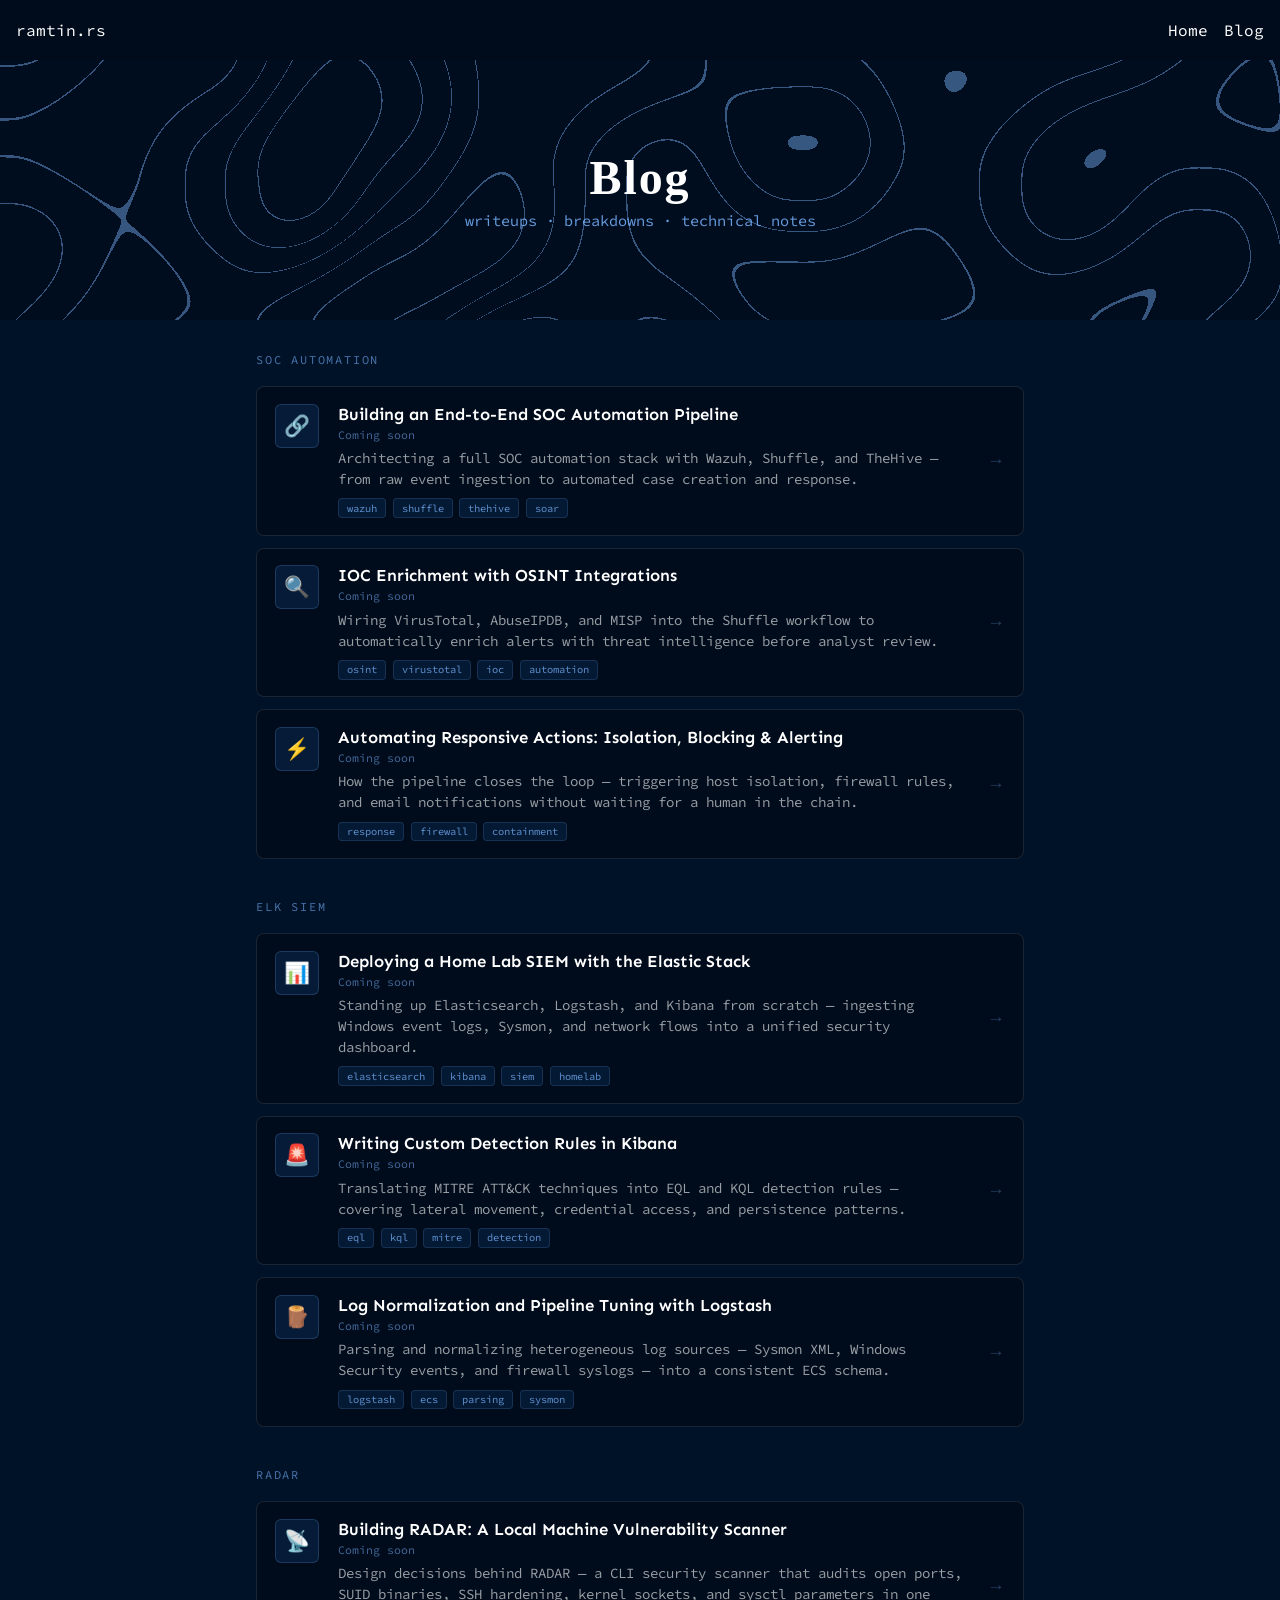
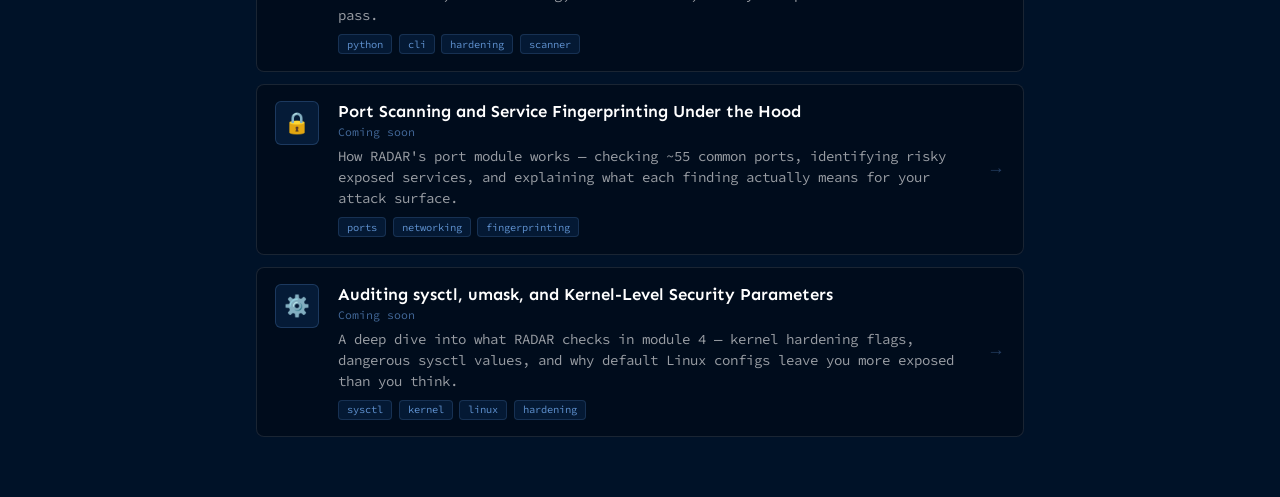
<file: aboutme/blog.html>
<!DOCTYPE html>
<html lang="en">
<head>
<meta charset="UTF-8">
<meta name="viewport" content="width=device-width">
<title>Blog — Ramtin.</title>
<style>
@import "https://fonts.googleapis.com/css2?family=Sen:wght@400;600&family=Source+Code+Pro&family=Tinos:ital,wght@0,400;0,700;1,400;1,700&display=swap";

* { min-width: 0; margin: 0; padding: 0; box-sizing: border-box; color: inherit; text-decoration: inherit; }

:root {
  --bg: 0, 18, 40;
  --bg-dark: 0, 12, 28;
  --text-primary: white;
  --accent: 30, 100, 180;
  --accent-light: 120, 180, 255;
  --accent-dark: 10, 60, 120;
  --accent-gradient: linear-gradient(45deg, rgb(var(--accent-dark)), rgb(var(--accent)) 30%, rgb(var(--accent-light)) 60%);
  --navbar-size: 60px;
}

html { font-family: Tinos, Georgia, Times, serif; background: rgb(var(--bg)); }
code { font-family: 'Source Code Pro', Courier New, monospace; }

/* NAVBAR */
.navbar {
  display: flex; justify-content: space-between; align-items: center;
  background-color: rgb(var(--bg-dark)); color: var(--text-primary);
  height: var(--navbar-size); padding: 0 1rem;
  font-family: 'Source Code Pro', Courier New, monospace;
  position: relative; z-index: 10;
}
.hamburger-checkbox { z-index: -1; display: none; }
.hamburger { display: none; cursor: pointer; }
.nav-links { list-style: none; display: flex; gap: 1rem; }
.nav-links a { color: var(--text-primary); text-decoration: none; }

@media (max-width: 600px) {
  .hamburger { display: block; font-size: 1.25rem; line-height: 32px; }
  .nav-links {
    position: absolute; top: var(--navbar-size); left: 0; right: 0;
    display: none; flex-direction: column; gap: .5rem; width: 100%;
    background-color: rgb(var(--bg-dark)); padding: 1rem;
  }
  .hamburger-checkbox:checked ~ .nav-links { display: flex; }
}

/* HERO BANNER */
.hero {
  position: relative;
  height: 260px;
  overflow: hidden;
  display: flex;
  align-items: center;
  justify-content: center;
}

#heroBanner {
  position: absolute;
  top: 0; left: 0;
  width: 100% !important;
  height: 100% !important;
  display: block;
  z-index: 0;
}

.hero-dim {
  position: absolute;
  top: 0; left: 0; width: 100%; height: 100%;
  background: rgba(0, 10, 22, 0.55);
  z-index: 1;
  pointer-events: none;
}

.hero-text {
  position: relative;
  z-index: 2;
  text-align: center;
  color: var(--text-primary);
}

.hero-text h1 {
  font-size: 3rem;
  letter-spacing: 0.04em;
  margin-bottom: 0.4rem;
}

.hero-text p {
  color: rgb(var(--accent-light));
  font-family: 'Source Code Pro', Courier New, monospace;
  font-size: 0.95rem;
  opacity: 0.85;
}

/* BLOG CONTENT */
main {
  margin: auto;
  padding: 2rem 1rem 3rem;
  max-width: 800px;
  color: var(--text-primary);
}

.blog-section-label {
  font-family: 'Source Code Pro', Courier New, monospace;
  font-size: 0.75rem;
  text-transform: uppercase;
  letter-spacing: 0.15em;
  color: rgb(var(--accent-light));
  opacity: 0.6;
  margin-bottom: 1.2rem;
  margin-top: 2.5rem;
}

.blog-section-label:first-child {
  margin-top: 0;
}

.blog-entry {
  display: flex;
  align-items: flex-start;
  gap: 1.2rem;
  padding: 1.1rem 1.2rem;
  border-radius: 8px;
  background-color: rgb(var(--bg-dark));
  box-shadow: inset 0 0 0 1px #ffffff1a;
  margin-bottom: 0.75rem;
  text-decoration: none;
  transition: background-position 0.5s cubic-bezier(.22,1,.36,1), box-shadow 0.25s ease;
  background-size: 400%;
  background-position: 100%;
  cursor: pointer;
}

.blog-entry:hover {
  background-image: var(--accent-gradient);
  background-position: 0;
  box-shadow: inset 0 0 0 1px #ffffff30;
}

.blog-entry:hover .entry-title {
  color: rgb(var(--accent-light));
}

.entry-icon {
  flex-shrink: 0;
  width: 44px;
  height: 44px;
  border-radius: 6px;
  background: rgba(30, 100, 180, 0.18);
  border: 1px solid rgba(120, 180, 255, 0.2);
  display: flex;
  align-items: center;
  justify-content: center;
  font-size: 1.3rem;
}

.entry-body {
  flex: 1;
  min-width: 0;
}

.entry-title {
  font-family: Sen, Helvetica, sans-serif;
  font-size: 1.05rem;
  font-weight: 600;
  color: var(--text-primary);
  transition: color 0.4s;
  margin-bottom: 0.25rem;
}

.entry-meta {
  font-family: 'Source Code Pro', Courier New, monospace;
  font-size: 0.72rem;
  color: rgb(var(--accent-light));
  opacity: 0.55;
  margin-bottom: 0.4rem;
}

.entry-desc {
  font-size: 0.88rem;
  color: rgba(255,255,255,0.6);
  font-family: 'Source Code Pro', Courier New, monospace;
  line-height: 1.5;
}

.entry-tags {
  display: flex;
  flex-wrap: wrap;
  gap: 0.4rem;
  margin-top: 0.5rem;
}

.tag {
  font-family: 'Source Code Pro', Courier New, monospace;
  font-size: 0.65rem;
  padding: 0.15rem 0.5rem;
  border-radius: 4px;
  background: rgba(30, 100, 180, 0.2);
  border: 1px solid rgba(120, 180, 255, 0.2);
  color: rgb(var(--accent-light));
  opacity: 0.8;
  text-transform: lowercase;
}

.entry-arrow {
  flex-shrink: 0;
  color: rgba(120, 180, 255, 0.3);
  font-size: 1.1rem;
  align-self: center;
  transition: color 0.25s, transform 0.25s;
}

.blog-entry:hover .entry-arrow {
  color: rgb(var(--accent-light));
  transform: translateX(3px);
}

@media (max-width: 600px) {
  .hero-text h1 { font-size: 2rem; }
  .entry-icon { display: none; }
}
</style>
</head>
<body>

<nav class="navbar">
  <a href="index.html" class="logo">ramtin.rs</a>
  <input id="navbar-toggle" type="checkbox" class="hamburger-checkbox">
  <label for="navbar-toggle" class="hamburger">&#9776;</label>
  <ul class="nav-links">
    <li><a href="index.html">Home</a></li>
    <li><a href="blog.html">Blog</a></li>
  </ul>
</nav>

<!-- Shader hero banner -->
<div class="hero">
  <canvas id="heroBanner"></canvas>
  <div class="hero-dim"></div>
  <div class="hero-text">
    <h1>Blog</h1>
    <p>writeups &middot; breakdowns &middot; technical notes</p>
  </div>
</div>

<main>

  <p class="blog-section-label">SOC Automation</p>

  <a class="blog-entry" href="#">
    <div class="entry-icon">🔗</div>
    <div class="entry-body">
      <div class="entry-title">Building an End-to-End SOC Automation Pipeline</div>
      <div class="entry-meta">Coming soon</div>
      <div class="entry-desc">Architecting a full SOC automation stack with Wazuh, Shuffle, and TheHive — from raw event ingestion to automated case creation and response.</div>
      <div class="entry-tags">
        <span class="tag">wazuh</span>
        <span class="tag">shuffle</span>
        <span class="tag">thehive</span>
        <span class="tag">soar</span>
      </div>
    </div>
    <div class="entry-arrow">→</div>
  </a>

  <a class="blog-entry" href="#">
    <div class="entry-icon">🔍</div>
    <div class="entry-body">
      <div class="entry-title">IOC Enrichment with OSINT Integrations</div>
      <div class="entry-meta">Coming soon</div>
      <div class="entry-desc">Wiring VirusTotal, AbuseIPDB, and MISP into the Shuffle workflow to automatically enrich alerts with threat intelligence before analyst review.</div>
      <div class="entry-tags">
        <span class="tag">osint</span>
        <span class="tag">virustotal</span>
        <span class="tag">ioc</span>
        <span class="tag">automation</span>
      </div>
    </div>
    <div class="entry-arrow">→</div>
  </a>

  <a class="blog-entry" href="#">
    <div class="entry-icon">⚡</div>
    <div class="entry-body">
      <div class="entry-title">Automating Responsive Actions: Isolation, Blocking & Alerting</div>
      <div class="entry-meta">Coming soon</div>
      <div class="entry-desc">How the pipeline closes the loop — triggering host isolation, firewall rules, and email notifications without waiting for a human in the chain.</div>
      <div class="entry-tags">
        <span class="tag">response</span>
        <span class="tag">firewall</span>
        <span class="tag">containment</span>
      </div>
    </div>
    <div class="entry-arrow">→</div>
  </a>

  <p class="blog-section-label">ELK SIEM</p>

  <a class="blog-entry" href="#">
    <div class="entry-icon">📊</div>
    <div class="entry-body">
      <div class="entry-title">Deploying a Home Lab SIEM with the Elastic Stack</div>
      <div class="entry-meta">Coming soon</div>
      <div class="entry-desc">Standing up Elasticsearch, Logstash, and Kibana from scratch — ingesting Windows event logs, Sysmon, and network flows into a unified security dashboard.</div>
      <div class="entry-tags">
        <span class="tag">elasticsearch</span>
        <span class="tag">kibana</span>
        <span class="tag">siem</span>
        <span class="tag">homelab</span>
      </div>
    </div>
    <div class="entry-arrow">→</div>
  </a>

  <a class="blog-entry" href="#">
    <div class="entry-icon">🚨</div>
    <div class="entry-body">
      <div class="entry-title">Writing Custom Detection Rules in Kibana</div>
      <div class="entry-meta">Coming soon</div>
      <div class="entry-desc">Translating MITRE ATT&CK techniques into EQL and KQL detection rules — covering lateral movement, credential access, and persistence patterns.</div>
      <div class="entry-tags">
        <span class="tag">eql</span>
        <span class="tag">kql</span>
        <span class="tag">mitre</span>
        <span class="tag">detection</span>
      </div>
    </div>
    <div class="entry-arrow">→</div>
  </a>

  <a class="blog-entry" href="#">
    <div class="entry-icon">🪵</div>
    <div class="entry-body">
      <div class="entry-title">Log Normalization and Pipeline Tuning with Logstash</div>
      <div class="entry-meta">Coming soon</div>
      <div class="entry-desc">Parsing and normalizing heterogeneous log sources — Sysmon XML, Windows Security events, and firewall syslogs — into a consistent ECS schema.</div>
      <div class="entry-tags">
        <span class="tag">logstash</span>
        <span class="tag">ecs</span>
        <span class="tag">parsing</span>
        <span class="tag">sysmon</span>
      </div>
    </div>
    <div class="entry-arrow">→</div>
  </a>

  <p class="blog-section-label">RADAR</p>

  <a class="blog-entry" href="#">
    <div class="entry-icon">📡</div>
    <div class="entry-body">
      <div class="entry-title">Building RADAR: A Local Machine Vulnerability Scanner</div>
      <div class="entry-meta">Coming soon</div>
      <div class="entry-desc">Design decisions behind RADAR — a CLI security scanner that audits open ports, SUID binaries, SSH hardening, kernel sockets, and sysctl parameters in one pass.</div>
      <div class="entry-tags">
        <span class="tag">python</span>
        <span class="tag">cli</span>
        <span class="tag">hardening</span>
        <span class="tag">scanner</span>
      </div>
    </div>
    <div class="entry-arrow">→</div>
  </a>

  <a class="blog-entry" href="#">
    <div class="entry-icon">🔒</div>
    <div class="entry-body">
      <div class="entry-title">Port Scanning and Service Fingerprinting Under the Hood</div>
      <div class="entry-meta">Coming soon</div>
      <div class="entry-desc">How RADAR's port module works — checking ~55 common ports, identifying risky exposed services, and explaining what each finding actually means for your attack surface.</div>
      <div class="entry-tags">
        <span class="tag">ports</span>
        <span class="tag">networking</span>
        <span class="tag">fingerprinting</span>
      </div>
    </div>
    <div class="entry-arrow">→</div>
  </a>

  <a class="blog-entry" href="#">
    <div class="entry-icon">⚙️</div>
    <div class="entry-body">
      <div class="entry-title">Auditing sysctl, umask, and Kernel-Level Security Parameters</div>
      <div class="entry-meta">Coming soon</div>
      <div class="entry-desc">A deep dive into what RADAR checks in module 4 — kernel hardening flags, dangerous sysctl values, and why default Linux configs leave you more exposed than you think.</div>
      <div class="entry-tags">
        <span class="tag">sysctl</span>
        <span class="tag">kernel</span>
        <span class="tag">linux</span>
        <span class="tag">hardening</span>
      </div>
    </div>
    <div class="entry-arrow">→</div>
  </a>

</main>

<!-- Shader scripts (same as main site) -->
<script id="Common" type="x-shader/x-fragment">
    #define FNLfloat float
    int _fnlFastFloor(FNLfloat f){return int(floor(f));}
    float _fnlInterpQuintic(float t){return t*t*t*(t*(t*6.f-15.f)+10.f);}
    float _fnlLerp(float a,float b,float t){return mix(a,b,t);}
    const float GRADIENTS_3D[]=float[](0.f,1.f,1.f,0.f,0.f,-1.f,1.f,0.f,0.f,1.f,-1.f,0.f,0.f,-1.f,-1.f,0.f,1.f,0.f,1.f,0.f,-1.f,0.f,1.f,0.f,1.f,0.f,-1.f,0.f,-1.f,0.f,-1.f,0.f,1.f,1.f,0.f,0.f,-1.f,1.f,0.f,0.f,1.f,-1.f,0.f,0.f,-1.f,-1.f,0.f,0.f,0.f,1.f,1.f,0.f,0.f,-1.f,1.f,0.f,0.f,1.f,-1.f,0.f,0.f,-1.f,-1.f,0.f,1.f,0.f,1.f,0.f,-1.f,0.f,1.f,0.f,1.f,0.f,-1.f,0.f,-1.f,0.f,-1.f,0.f,1.f,1.f,0.f,0.f,-1.f,1.f,0.f,0.f,1.f,-1.f,0.f,0.f,-1.f,-1.f,0.f,0.f,0.f,1.f,1.f,0.f,0.f,-1.f,1.f,0.f,0.f,1.f,-1.f,0.f,0.f,-1.f,-1.f,0.f,1.f,0.f,1.f,0.f,-1.f,0.f,1.f,0.f,1.f,0.f,-1.f,0.f,-1.f,0.f,-1.f,0.f,1.f,1.f,0.f,0.f,-1.f,1.f,0.f,0.f,1.f,-1.f,0.f,0.f,-1.f,-1.f,0.f,0.f,0.f,1.f,1.f,0.f,0.f,-1.f,1.f,0.f,0.f,1.f,-1.f,0.f,0.f,-1.f,-1.f,0.f,1.f,0.f,1.f,0.f,-1.f,0.f,1.f,0.f,1.f,0.f,-1.f,0.f,-1.f,0.f,-1.f,0.f,1.f,1.f,0.f,0.f,-1.f,1.f,0.f,0.f,1.f,-1.f,0.f,0.f,-1.f,-1.f,0.f,0.f,0.f,1.f,1.f,0.f,0.f,-1.f,1.f,0.f,0.f,1.f,-1.f,0.f,0.f,-1.f,-1.f,0.f,1.f,0.f,1.f,0.f,-1.f,0.f,1.f,0.f,1.f,0.f,-1.f,0.f,-1.f,0.f,-1.f,0.f,1.f,1.f,0.f,0.f,-1.f,1.f,0.f,0.f,1.f,-1.f,0.f,0.f,-1.f,-1.f,0.f,0.f,1.f,1.f,0.f,0.f,-1.f,1.f,0.f,-1.f,1.f,0.f,0.f,0.f,-1.f,-1.f,0.f);
    const int PRIME_X=501125321;const int PRIME_Y=1136930381;const int PRIME_Z=1720413743;
    int _fnlHash3D(int seed,int xPrimed,int yPrimed,int zPrimed){int hash=seed^xPrimed^yPrimed^zPrimed;hash*=0x27d4eb2d;return hash;}
    struct fnl_state{int seed;float frequency;float domain_warp_amp;};
    fnl_state fnlCreateState(int seed){fnl_state newState;newState.seed=seed;newState.frequency=0.01f;newState.domain_warp_amp=1.0f;return newState;}
    float _fnlGradCoord3D(int seed,int xPrimed,int yPrimed,int zPrimed,float xd,float yd,float zd){int hash=_fnlHash3D(seed,xPrimed,yPrimed,zPrimed);hash^=hash>>15;hash&=63<<2;return xd*GRADIENTS_3D[hash]+yd*GRADIENTS_3D[hash|1]+zd*GRADIENTS_3D[hash|2];}
    float _fnlSinglePerlin3D(int seed,FNLfloat x,FNLfloat y,FNLfloat z){int x0=_fnlFastFloor(x);int y0=_fnlFastFloor(y);int z0=_fnlFastFloor(z);float xd0=x-float(x0);float yd0=y-float(y0);float zd0=z-float(z0);float xd1=xd0-1.f;float yd1=yd0-1.f;float zd1=zd0-1.f;float xs=_fnlInterpQuintic(xd0);float ys=_fnlInterpQuintic(yd0);float zs=_fnlInterpQuintic(zd0);x0*=PRIME_X;y0*=PRIME_Y;z0*=PRIME_Z;int x1=x0+PRIME_X;int y1=y0+PRIME_Y;int z1=z0+PRIME_Z;float xf00=_fnlLerp(_fnlGradCoord3D(seed,x0,y0,z0,xd0,yd0,zd0),_fnlGradCoord3D(seed,x1,y0,z0,xd1,yd0,zd0),xs);float xf10=_fnlLerp(_fnlGradCoord3D(seed,x0,y1,z0,xd0,yd1,zd0),_fnlGradCoord3D(seed,x1,y1,z0,xd1,yd1,zd0),xs);float xf01=_fnlLerp(_fnlGradCoord3D(seed,x0,y0,z1,xd0,yd0,zd1),_fnlGradCoord3D(seed,x1,y0,z1,xd1,yd0,zd1),xs);float xf11=_fnlLerp(_fnlGradCoord3D(seed,x0,y1,z1,xd0,yd1,zd1),_fnlGradCoord3D(seed,x1,y1,z1,xd1,yd1,zd1),xs);float yf0=_fnlLerp(xf00,xf10,ys);float yf1=_fnlLerp(xf01,xf11,ys);return _fnlLerp(yf0,yf1,zs)*0.964921414852142333984375;}
    float fnlGetNoise3D(fnl_state state,FNLfloat x,FNLfloat y,FNLfloat z){x*=state.frequency;y*=state.frequency;z*=state.frequency;return _fnlSinglePerlin3D(state.seed,x,y,z);}
</script>
<script id="Image" type="x-shader/x-fragment">
    void mainImage( out vec4 U, in vec2 pos ) {
        fnl_state state = fnlCreateState(1337);
        state.frequency = .005f;
        state.domain_warp_amp = 119.0;
        float x = gl_FragCoord.x + iTime * 30.0;
        float y = 50.f + iTime * 5.0;
        float z = gl_FragCoord.y + iTime * 10.0;
        float noise = fnlGetNoise3D(state, x, y, z) / 2.f + 0.5f;
        float levels = 10.0;
        float rounding_threshold = 0.0015;
        float rounded = floor(noise * levels) / levels;
        float rounding_error = abs(rounded - noise) / 2.0;
        vec3 lines = vec3(0.47, 0.71, 1.0);
        vec3 bg = vec3(0.0, 0.07, 0.16);
        if (rounding_error < rounding_threshold) {
            U = vec4(lines, 1.0);
        } else {
            U = vec4(bg, 1.0);
        }
    }
</script>
<script>
function ShaderToyLite(canvasId) {
    var hdr = `#version 300 es
    #ifdef GL_ES
    precision highp float;
    precision highp int;
    precision mediump sampler3D;
    #endif
    #define texture2D texture
    uniform vec3      iResolution;
    uniform float     iTime;
    uniform float     iTimeDelta;
    uniform float     iFrameRate;
    uniform int       iFrame;
    uniform float     iChannelTime[4];
    uniform vec3      iChannelResolution[4];
    uniform vec4      iMouse;
    uniform sampler2D iChannel0;
    uniform sampler2D iChannel1;
    uniform sampler2D iChannel2;
    uniform sampler2D iChannel3;
    uniform vec4      iDate;
    uniform float     iSampleRate;
    out vec4          frag_out_color;
    void mainImage( out vec4 c, in vec2 f );
    void main( void ) {
        vec4 color = vec4(0.0,0.0,0.0,0.0);
        mainImage( color, gl_FragCoord.xy );
        frag_out_color = vec4(color);
    }`;
    const basicVertexShader = `#version 300 es
    #ifdef GL_ES
    precision highp float;
    #endif
    in vec2 vertexInPosition;
    void main() { gl_Position = vec4(vertexInPosition, 0.0, 1.0); }`;
    const quadVertices = new Float32Array([-1,-1,1,-1,-1,1,1,1,-1,1,1,-1]);
    const canvas = document.getElementById(canvasId);
    const opts = {alpha:false,depth:false,stencil:false,antialias:true,powerPreference:"high-performance"};
    var gl = canvas.getContext('webgl2', opts);
    var isPlaying=false, firstDrawTime=0, prevDrawTime=0, iFrame=0;
    var iMouse={x:0,y:0,clickX:0,clickY:0};
    var common="", sourcecode={}, ichannels={}, atexture={}, btexture={};
    var aframebuf={}, bframebuf={}, program={}, location={}, flip={};
    var quadBuffer;

    function resizeCanvas() {
        var w = canvas.parentElement.offsetWidth || window.innerWidth;
        var h = canvas.parentElement.offsetHeight || window.innerHeight;
        if (canvas.width !== w || canvas.height !== h) {
            canvas.width = w; canvas.height = h;
            if (gl) gl.viewport(0, 0, w, h);
        }
    }

    var setup = () => {
        resizeCanvas();
        gl.getExtension('OES_texture_float_linear');
        gl.getExtension('EXT_color_buffer_float');
        ['A','B','C','D','Image'].forEach(key => {
            sourcecode[key]=""; ichannels[key]={}; program[key]=null; location[key]={};
            if(key!='Image'){
                atexture[key]=createTexture(); btexture[key]=createTexture();
                aframebuf[key]=createFrameBuffer(atexture[key]);
                bframebuf[key]=createFrameBuffer(btexture[key]);
                flip[key]=false;
            }
        });
        quadBuffer = gl.createBuffer();
        gl.bindBuffer(gl.ARRAY_BUFFER, quadBuffer);
        gl.bufferData(gl.ARRAY_BUFFER, quadVertices, gl.STATIC_DRAW);
        window.addEventListener('resize', resizeCanvas);
        setTimeout(resizeCanvas, 100);
    };

    var createTexture = () => {
        var t = gl.createTexture();
        gl.bindTexture(gl.TEXTURE_2D, t);
        gl.texImage2D(gl.TEXTURE_2D,0,gl.RGBA32F,canvas.width||1,canvas.height||1,0,gl.RGBA,gl.FLOAT,null);
        gl.texParameteri(gl.TEXTURE_2D,gl.TEXTURE_MAG_FILTER,gl.LINEAR);
        gl.texParameteri(gl.TEXTURE_2D,gl.TEXTURE_MIN_FILTER,gl.LINEAR);
        gl.texParameteri(gl.TEXTURE_2D,gl.TEXTURE_WRAP_S,gl.CLAMP_TO_EDGE);
        gl.texParameteri(gl.TEXTURE_2D,gl.TEXTURE_WRAP_T,gl.CLAMP_TO_EDGE);
        return t;
    };

    var createFrameBuffer = (texture) => {
        var fb = gl.createFramebuffer();
        gl.bindFramebuffer(gl.FRAMEBUFFER, fb);
        gl.framebufferTexture2D(gl.FRAMEBUFFER,gl.COLOR_ATTACHMENT0,gl.TEXTURE_2D,texture,0);
        gl.bindTexture(gl.TEXTURE_2D, null);
        gl.bindFramebuffer(gl.FRAMEBUFFER, null);
        return fb;
    };

    var compileProgram = (key) => {
        var vert = gl.createShader(gl.VERTEX_SHADER);
        gl.shaderSource(vert, basicVertexShader); gl.compileShader(vert);
        if(!gl.getShaderParameter(vert,gl.COMPILE_STATUS)){console.error('Vert:',gl.getShaderInfoLog(vert));return null;}
        var frag = gl.createShader(gl.FRAGMENT_SHADER);
        gl.shaderSource(frag, hdr + common + sourcecode[key]); gl.compileShader(frag);
        if(!gl.getShaderParameter(frag,gl.COMPILE_STATUS)){console.error('Frag:',gl.getShaderInfoLog(frag));return null;}
        var prog = gl.createProgram();
        gl.attachShader(prog,vert); gl.attachShader(prog,frag); gl.linkProgram(prog);
        if(!gl.getProgramParameter(prog,gl.LINK_STATUS)){console.error('Link:',gl.getProgramInfoLog(prog));return null;}
        var L = location[key];
        L.iResolution=gl.getUniformLocation(prog,"iResolution");
        L.iTime=gl.getUniformLocation(prog,"iTime");
        L.iTimeDelta=gl.getUniformLocation(prog,"iTimeDelta");
        L.iFrameRate=gl.getUniformLocation(prog,"iFrameRate");
        L.iFrame=gl.getUniformLocation(prog,"iFrame");
        L.iChannelTime=gl.getUniformLocation(prog,"iChannelTime[0]");
        L.iChannelResolution=gl.getUniformLocation(prog,"iChannelResolution[0]");
        L.iChannel0=gl.getUniformLocation(prog,"iChannel0");
        L.iChannel1=gl.getUniformLocation(prog,"iChannel1");
        L.iChannel2=gl.getUniformLocation(prog,"iChannel2");
        L.iChannel3=gl.getUniformLocation(prog,"iChannel3");
        L.iMouse=gl.getUniformLocation(prog,"iMouse");
        L.iDate=gl.getUniformLocation(prog,"iDate");
        L.iSampleRate=gl.getUniformLocation(prog,"iSampleRate");
        L.vertexInPosition=gl.getAttribLocation(prog,"vertexInPosition");
        return prog;
    };

    var setShader = (config, key) => {
        if(config){ if(config.source){sourcecode[key]=config.source; program[key]=compileProgram(key);} }
        else { sourcecode[key]=""; program[key]=null; }
    };

    var repeat = (n,arr) => { let r=[]; for(let i=0;i<n;i++) r=[...r,...arr]; return r; };

    var draw = () => {
        var now = isPlaying ? Date.now() : prevDrawTime;
        var date = new Date(now);
        if(firstDrawTime==0) firstDrawTime=now;
        var iTimeDelta=(now-prevDrawTime)*0.001;
        var iTime=(now-firstDrawTime)*0.001;
        var iDate=[date.getFullYear(),date.getMonth(),date.getDate(),date.getTime()*0.001];
        var iCT=new Float32Array(repeat(4,[iTime]));
        var iCR=new Float32Array(repeat(4,[canvas.width,canvas.height,0]));
        ['A','B','C','D','Image'].forEach(key => {
            if(!program[key]) return;
            if(key==="Image") gl.bindFramebuffer(gl.FRAMEBUFFER,null);
            else gl.bindFramebuffer(gl.FRAMEBUFFER, flip[key]?bframebuf[key]:aframebuf[key]);
            for(let i=0;i<4;i++){
                var ck=ichannels[key][i];
                if(ck){ gl.activeTexture(gl["TEXTURE"+i]); gl.bindTexture(gl.TEXTURE_2D,flip[ck]?atexture[ck]:btexture[ck]); }
            }
            gl.useProgram(program[key]);
            var L=location[key];
            gl.uniform3f(L.iResolution,canvas.width,canvas.height,1);
            gl.uniform1f(L.iTime,iTime);
            gl.uniform1f(L.iTimeDelta,iTimeDelta);
            gl.uniform1f(L.iFrameRate,60);
            gl.uniform1i(L.iFrame,iFrame);
            gl.uniform1fv(L.iChannelTime,iCT);
            gl.uniform3fv(L.iChannelResolution,iCR);
            gl.uniform1i(L.iChannel0,0); gl.uniform1i(L.iChannel1,1);
            gl.uniform1i(L.iChannel2,2); gl.uniform1i(L.iChannel3,3);
            gl.uniform4f(L.iMouse,iMouse.x,iMouse.y,iMouse.clickX,iMouse.clickY);
            gl.uniform4f(L.iDate,iDate[0],iDate[1],iDate[2],iDate[3]);
            gl.uniform1f(L.iSampleRate,44100);
            gl.viewport(0,0,canvas.width,canvas.height);
            gl.bindBuffer(gl.ARRAY_BUFFER,quadBuffer);
            gl.vertexAttribPointer(L.vertexInPosition,2,gl.FLOAT,false,0,0);
            gl.enableVertexAttribArray(L.vertexInPosition);
            gl.drawArrays(gl.TRIANGLES,0,6);
            if(key!='Image') flip[key]=!flip[key];
        });
        prevDrawTime=now; iFrame++;
    };

    var animate = () => { if(isPlaying){draw(); requestAnimationFrame(animate);} };

    this.setCommon = (src) => { common=src||""; };
    this.setImage = (cfg) => setShader(cfg,'Image');
    this.play = () => {
        if(!isPlaying){
            isPlaying=true;
            var now=Date.now();
            var elapsed=prevDrawTime-firstDrawTime;
            firstDrawTime=now-elapsed; prevDrawTime=now;
            animate();
        }
    };

    setup();
}

var toy = new ShaderToyLite("heroBanner");
toy.setCommon(document.getElementById("Common").innerText);
toy.setImage({source: document.getElementById("Image").innerText});
toy.play();
</script>

</body>
</html>
</file>
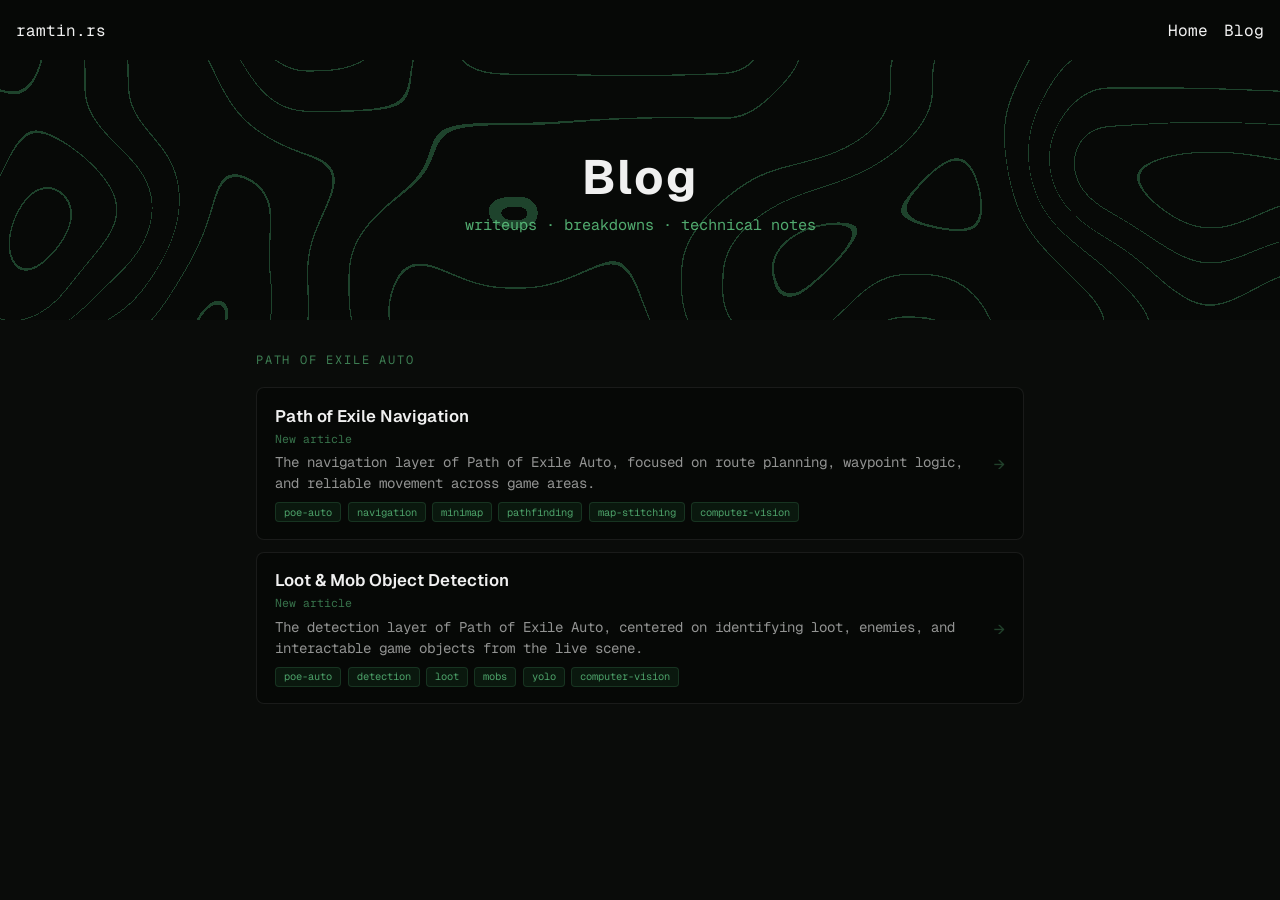
<file: blog/blog.html>
<!DOCTYPE html>
<html lang="en">
<head>
<meta charset="UTF-8">
<meta name="viewport" content="width=device-width, initial-scale=1.0">
<title>Blog Redirect</title>
<meta http-equiv="refresh" content="0; url=./">
<link rel="canonical" href="./">
<script>
window.location.replace("./");
</script>
</head>
<body>
<p>Redirecting to <a href="./">the blog</a>...</p>
</body>
</html>
</file>
